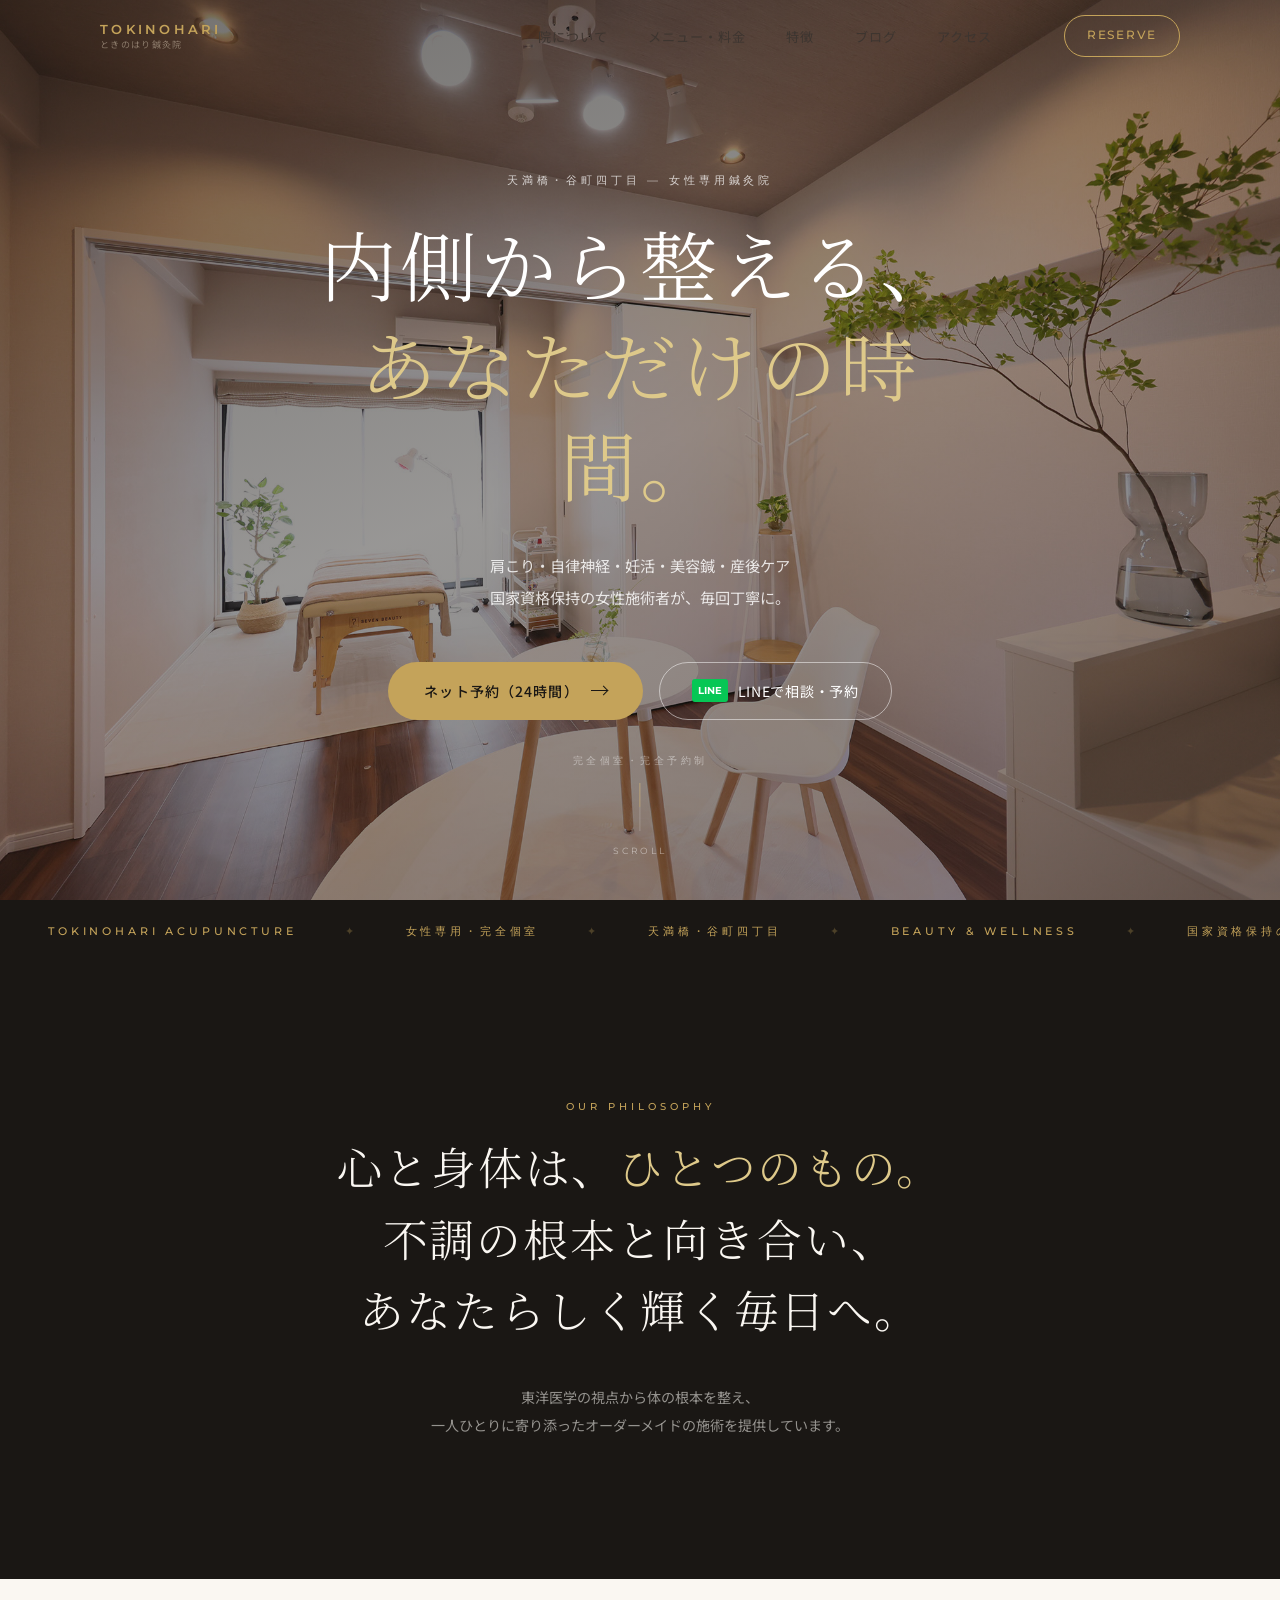
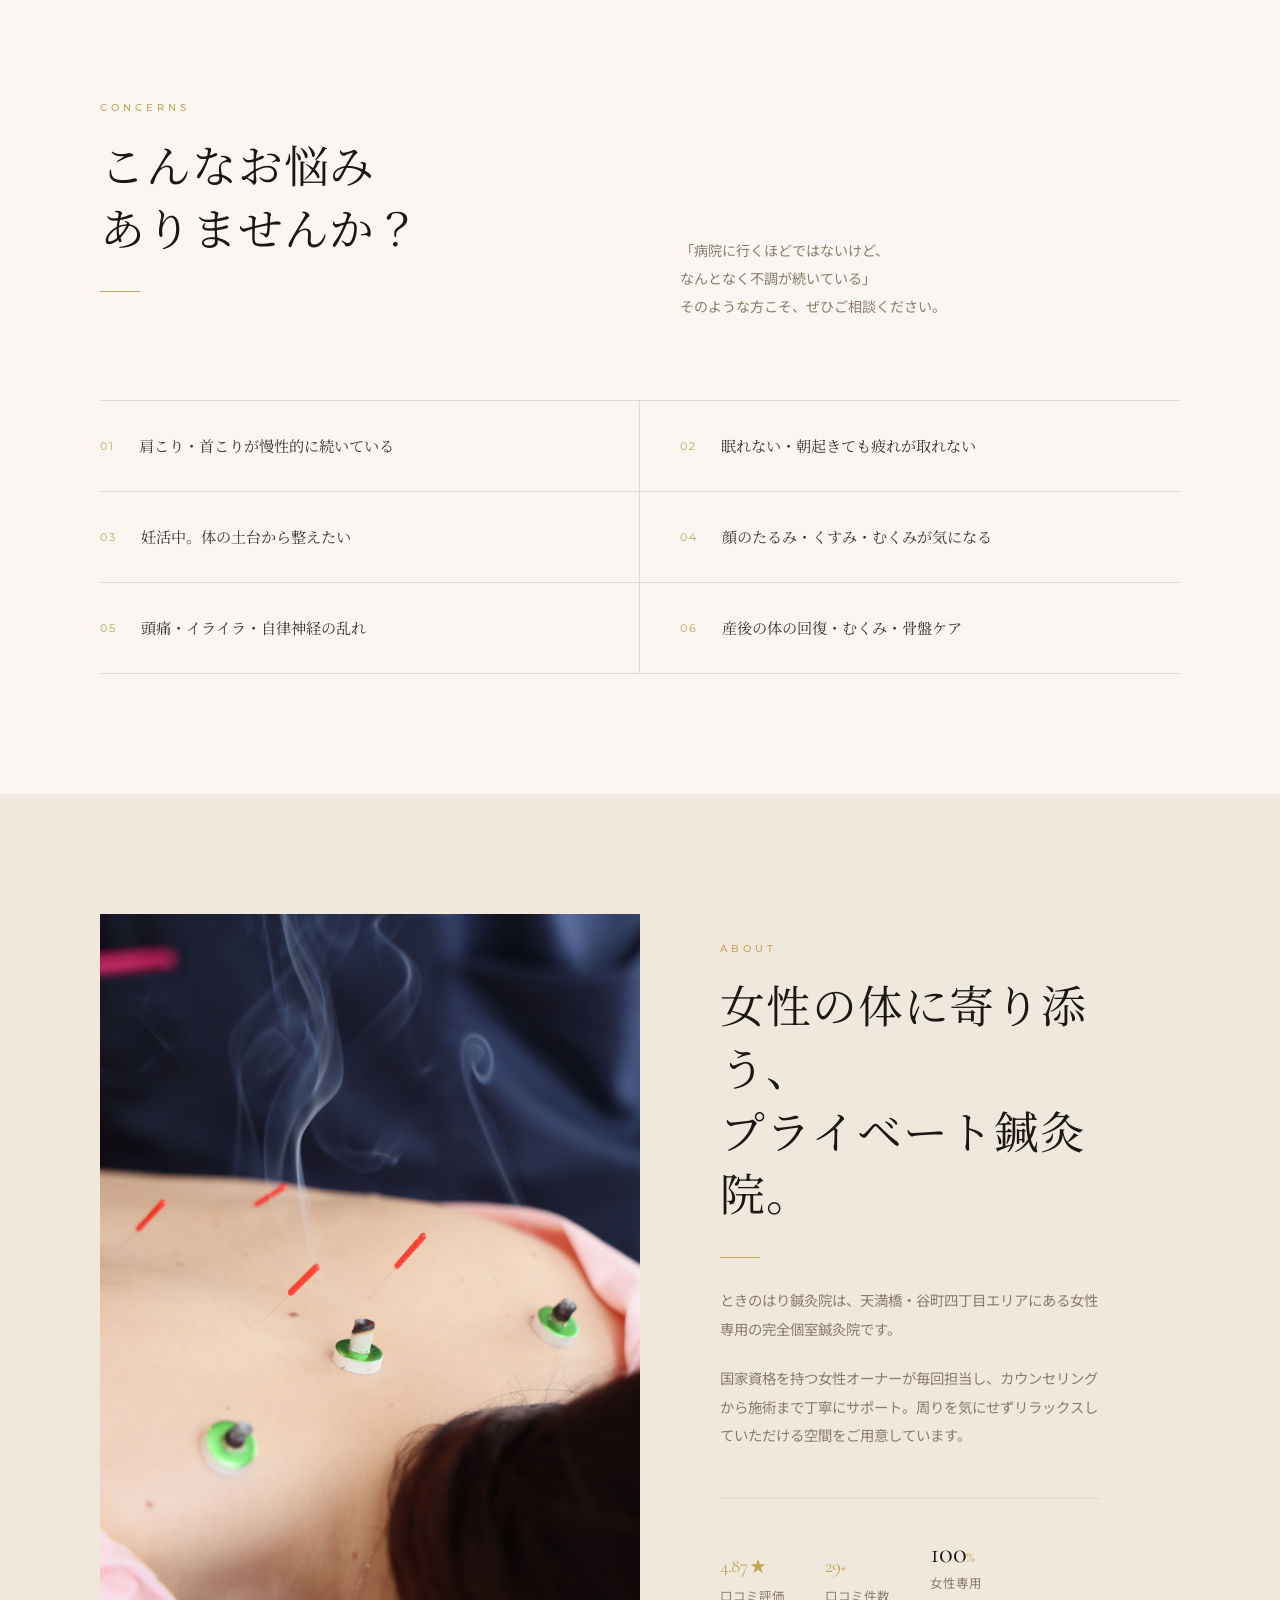
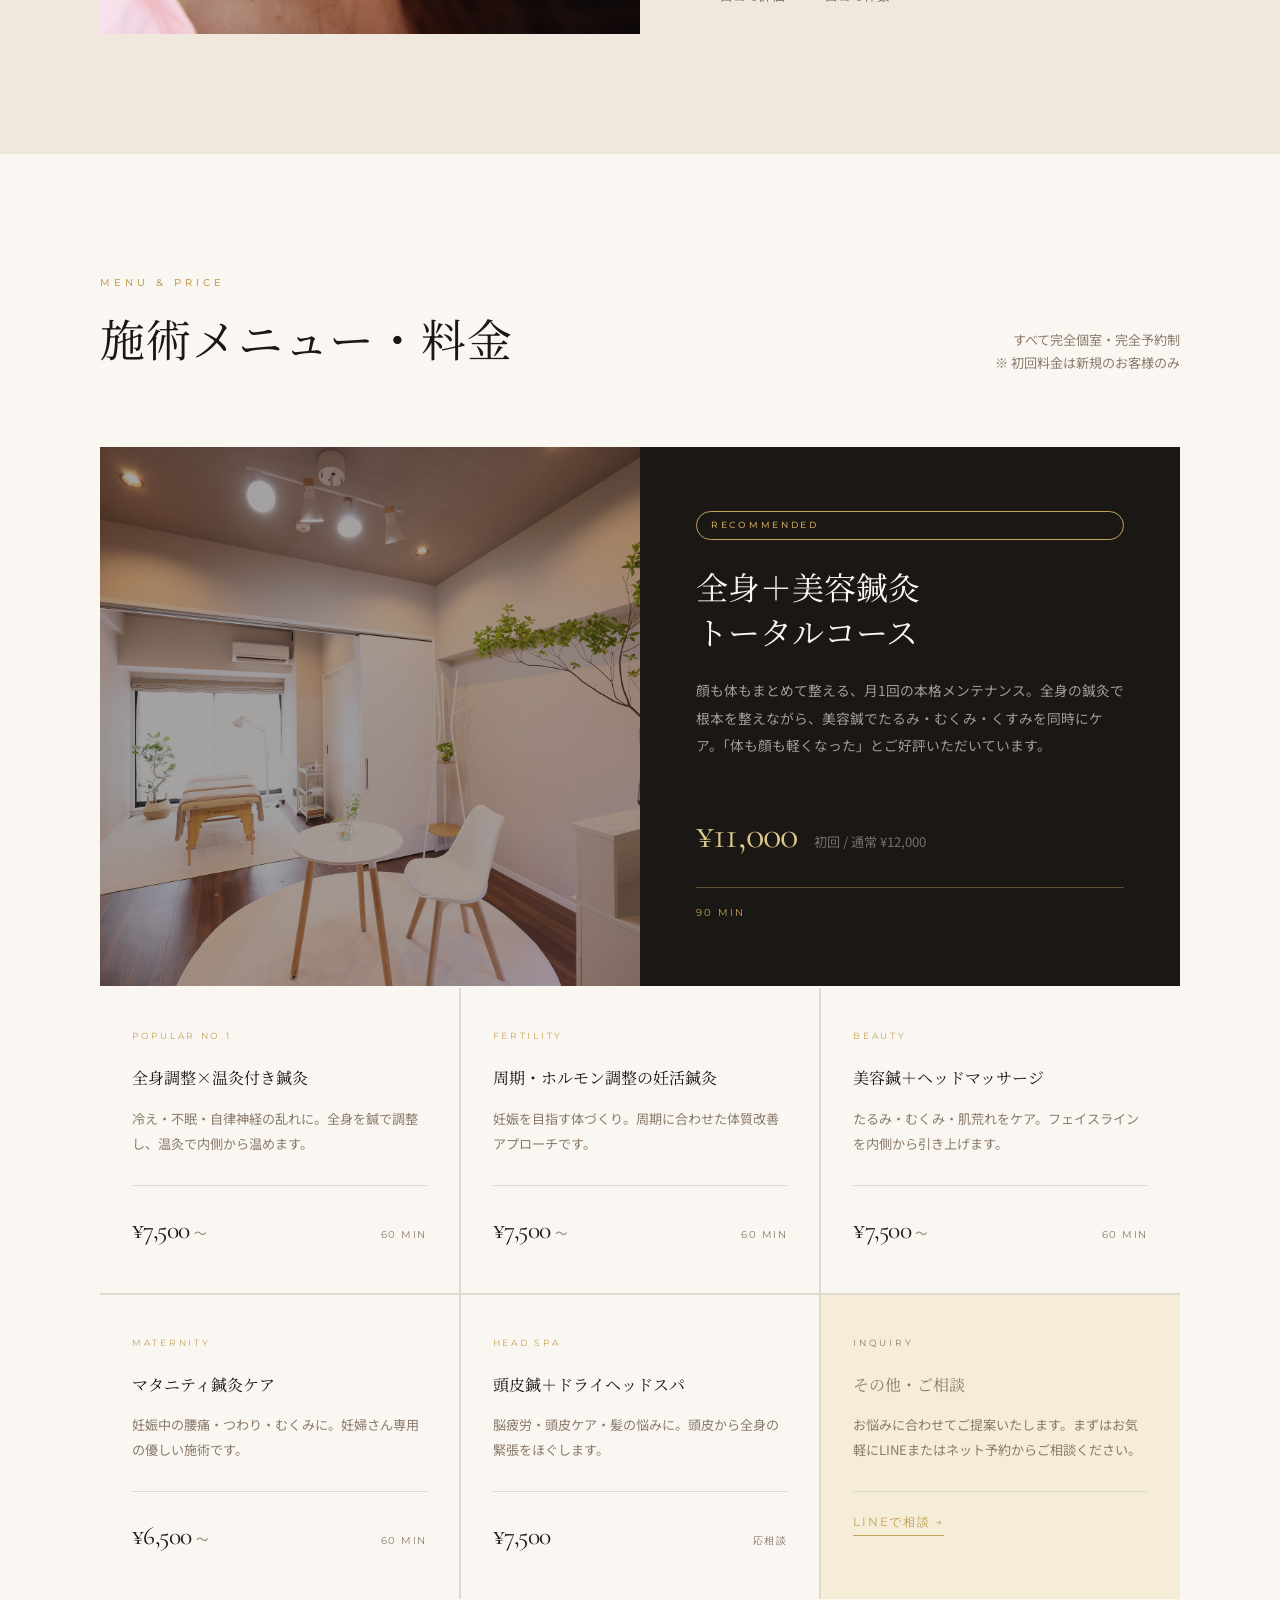
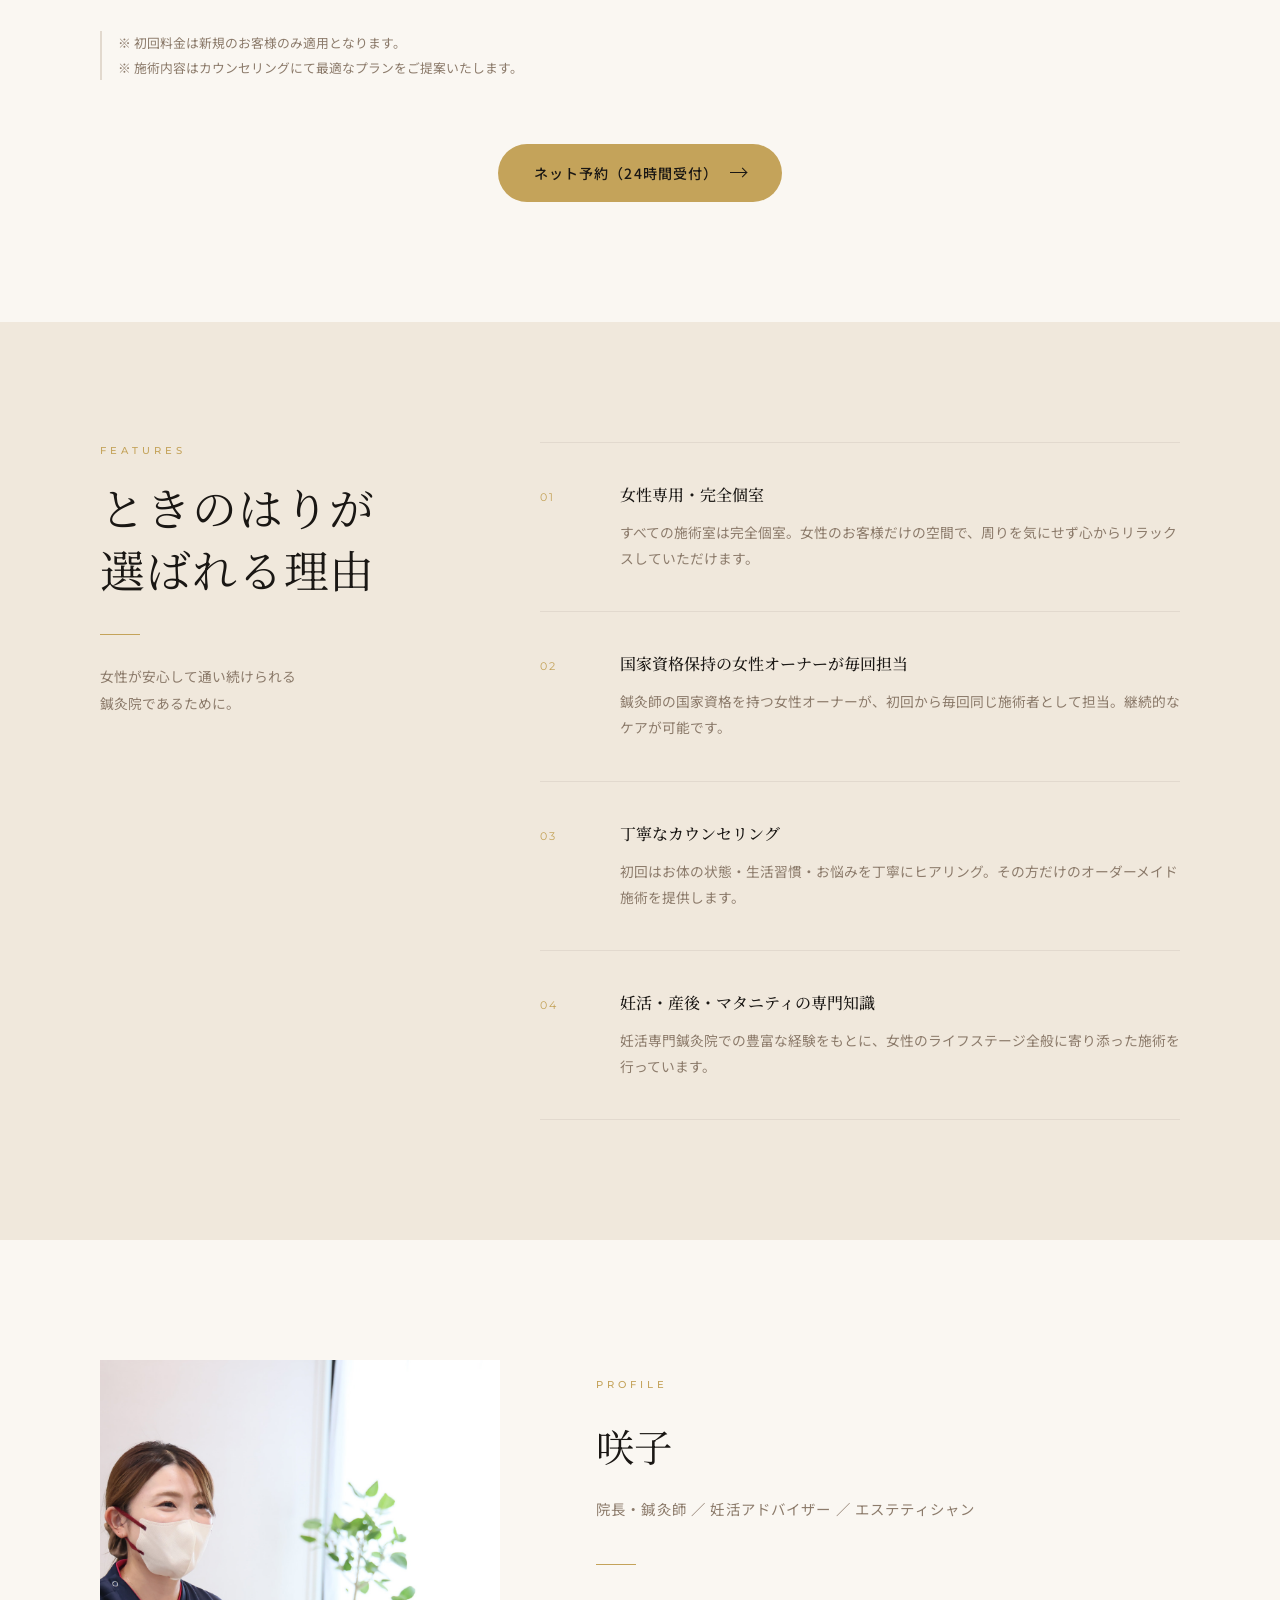
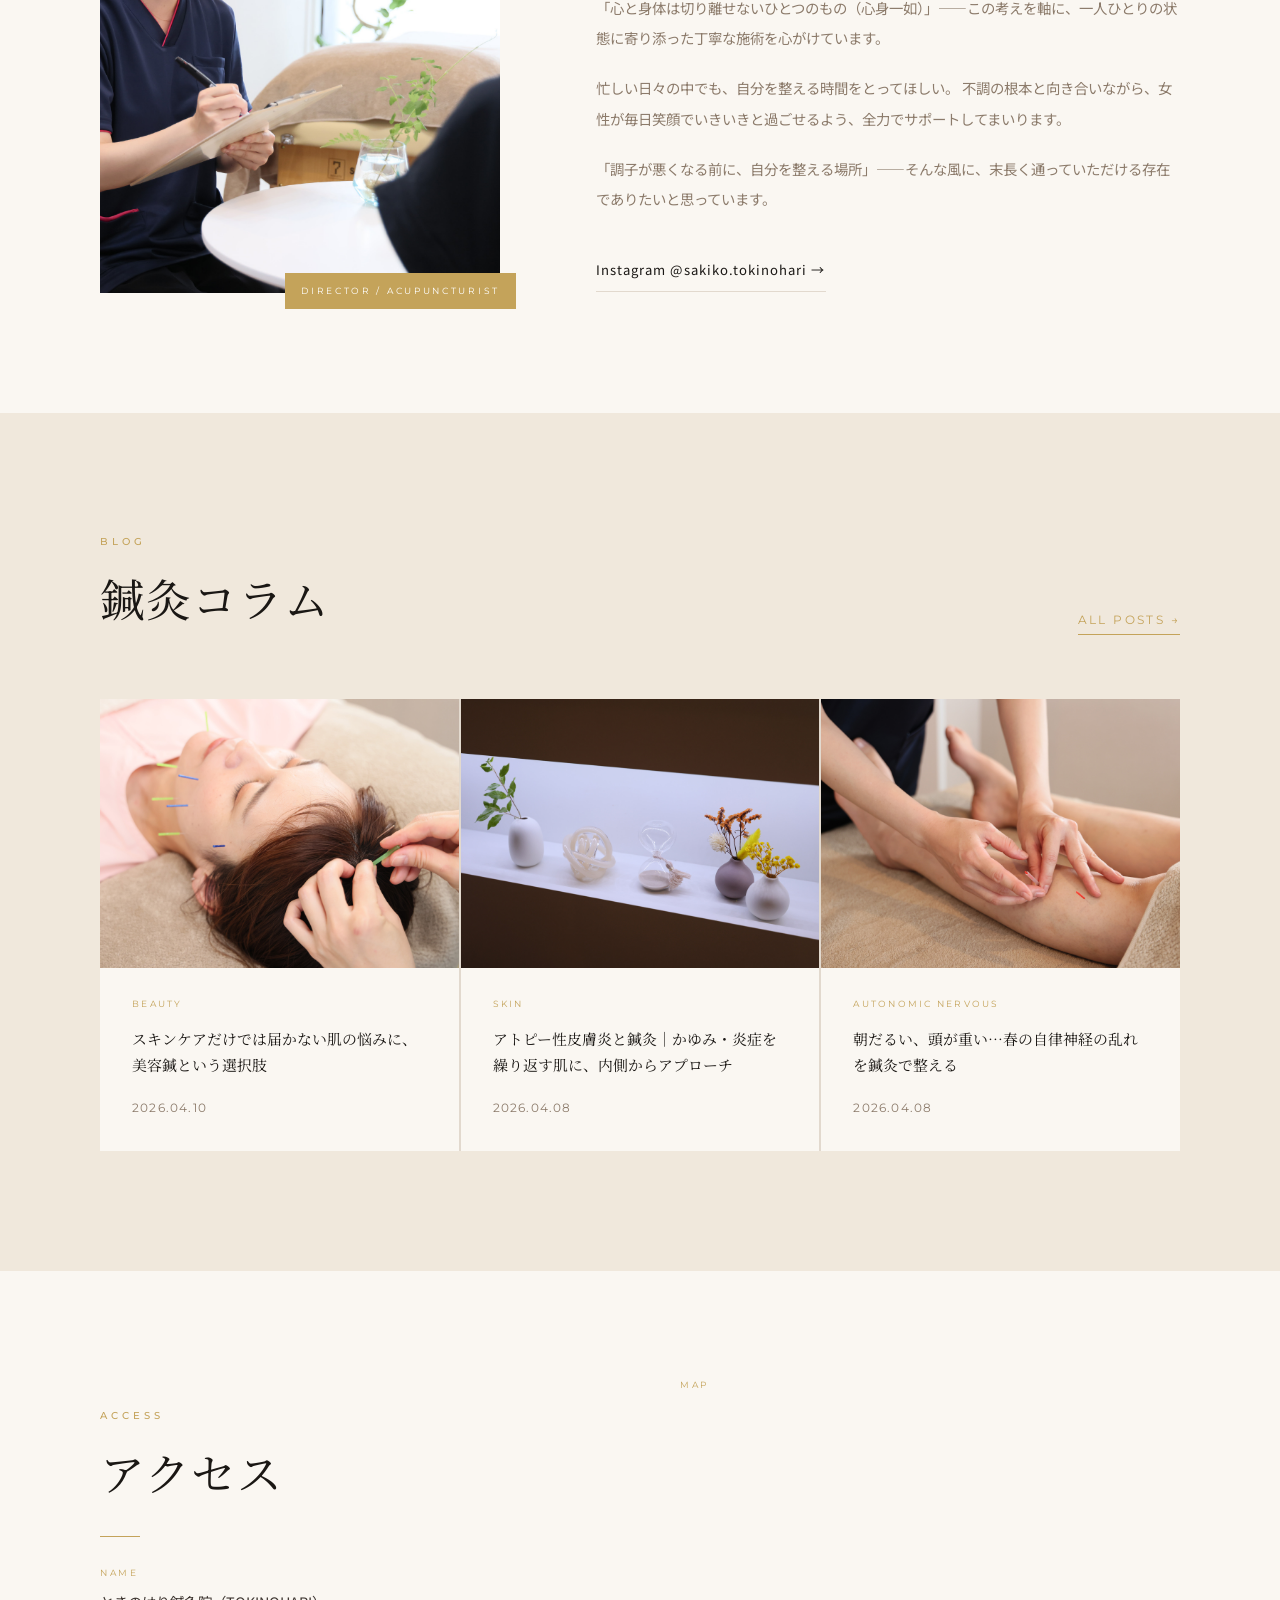
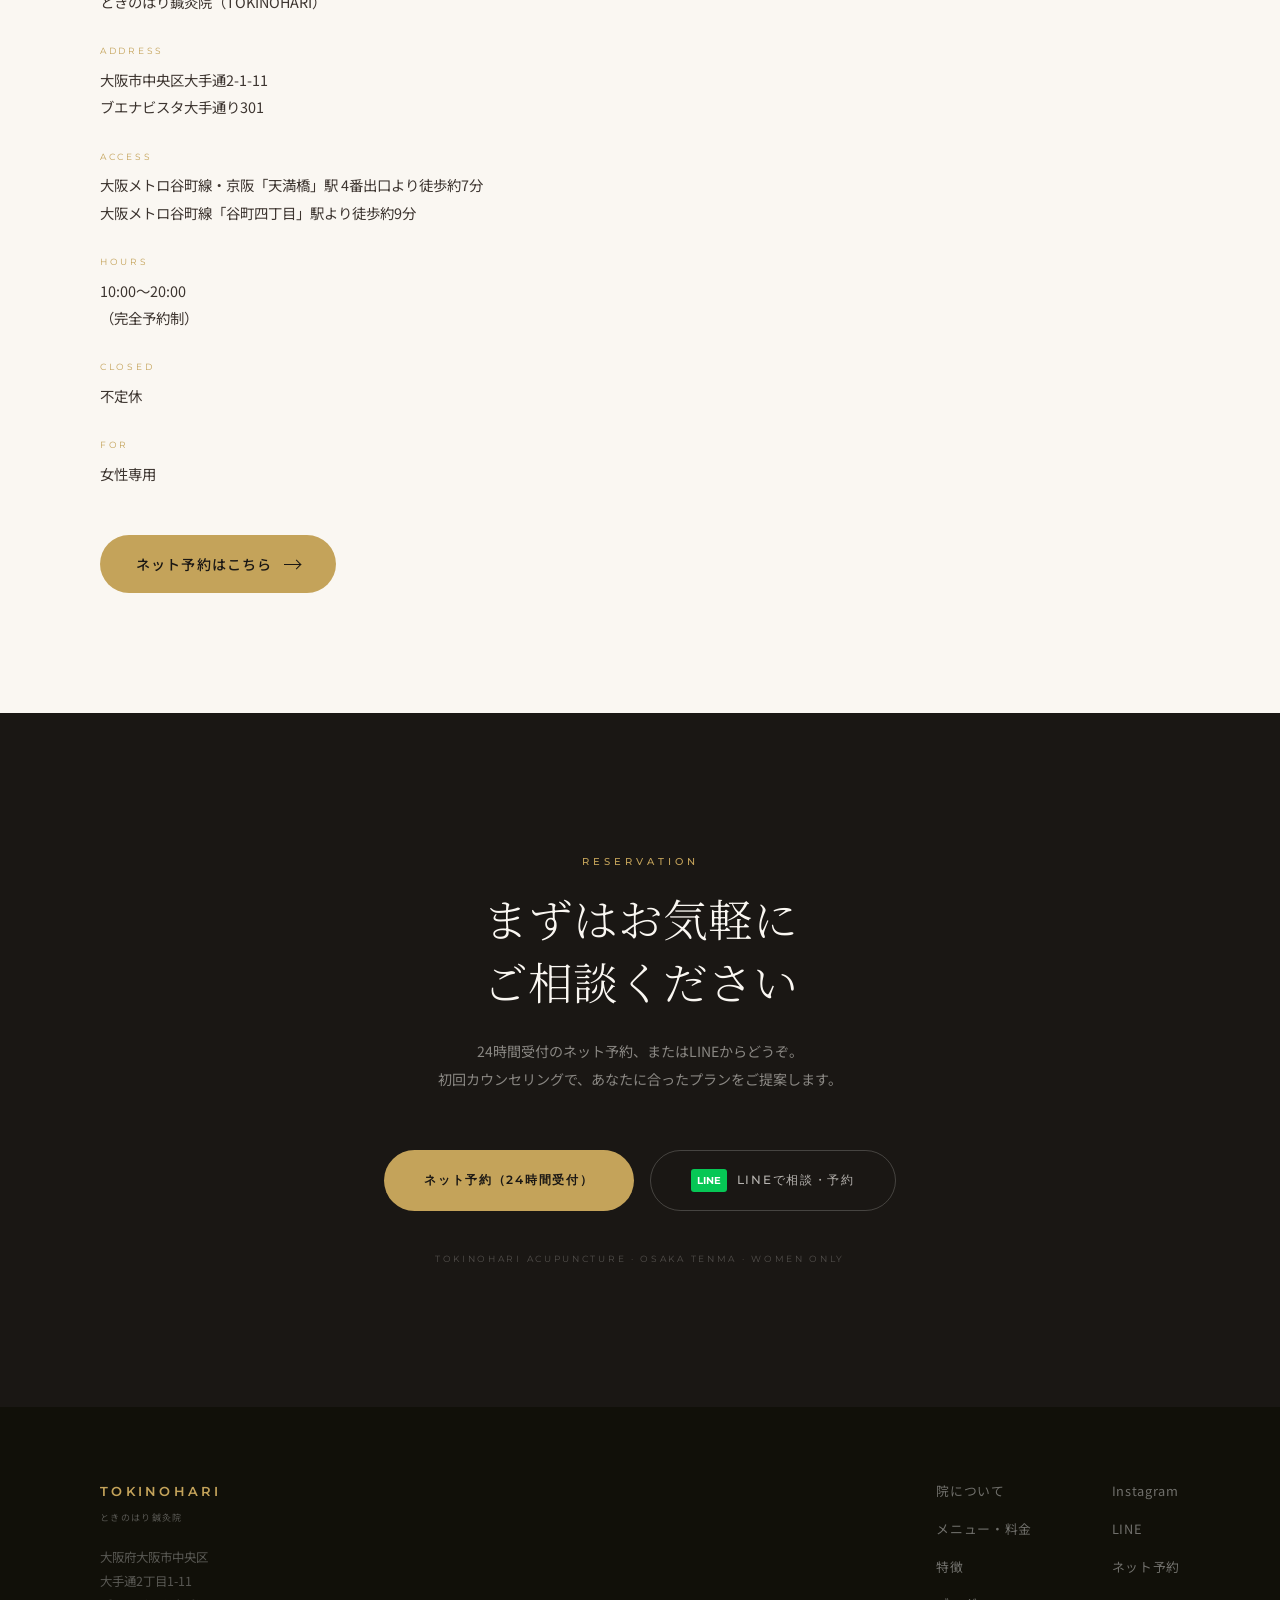
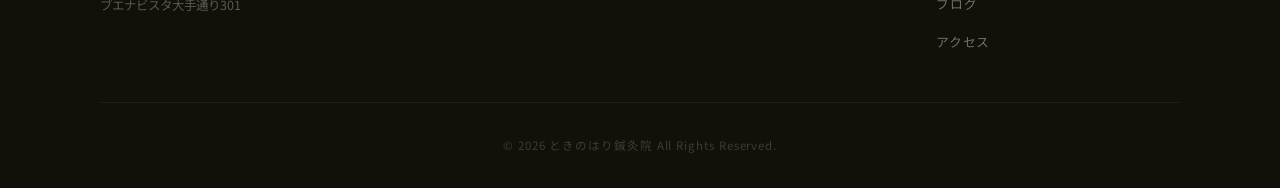
<file: index.html>
<!DOCTYPE html>
<html lang="ja">
<head>
  <meta charset="UTF-8">
  <meta name="viewport" content="width=device-width, initial-scale=1.0">
  <title>ときのはり鍼灸院｜天満橋・谷町四丁目の女性専用鍼灸院</title>
  <meta name="description" content="天満橋・谷町四丁目の女性専用鍼灸院「ときのはり鍼灸院」。肩こり・首こり・自律神経・妊活・美容鍼・産後ケアに対応。完全個室・完全予約制。国家資格保持の女性施術者が毎回施術。">
  <meta name="keywords" content="谷町 鍼灸,天満橋 鍼灸,谷町四丁目 鍼灸院,天満橋 美容鍼,谷町 妊活鍼灸,天満橋 自律神経,女性専用 鍼灸院 大阪">

  <meta property="og:title" content="ときのはり鍼灸院｜天満橋・谷町四丁目の女性専用鍼灸院">
  <meta property="og:description" content="肩こり・自律神経・妊活・美容鍼。天満橋・谷町四丁目の女性専用完全個室鍼灸院。">
  <meta property="og:url" content="https://tokinohari.com/">
  <meta property="og:type" content="website">
  <meta property="og:image" content="https://tokinohari.com/images/hero.jpg">
  <meta property="og:image:width" content="1200">
  <meta property="og:image:height" content="630">
  <meta property="og:locale" content="ja_JP">
  <link rel="canonical" href="https://tokinohari.com/">

  <link rel="icon" type="image/svg+xml" href="favicon.svg">
  <link rel="apple-touch-icon" href="favicon.svg">

  <link rel="preconnect" href="https://fonts.googleapis.com">
  <link rel="preconnect" href="https://fonts.gstatic.com" crossorigin>
  <link href="https://fonts.googleapis.com/css2?family=Cormorant+Garamond:ital,wght@0,300;0,400;0,500;1,300;1,400&family=Noto+Sans+JP:wght@300;400;500&family=Noto+Serif+JP:wght@300;400&family=Montserrat:wght@300;400;500;600&display=swap" rel="stylesheet">

  <script type="application/ld+json">
  {
    "@context": "https://schema.org",
    "@type": "HealthAndBeautyBusiness",
    "name": "ときのはり鍼灸院",
    "alternateName": "TOKINOHARI",
    "description": "天満橋・谷町四丁目の女性専用鍼灸院。肩こり・自律神経・妊活・美容鍼・産後ケア対応。完全個室・完全予約制。",
    "url": "https://tokinohari.com/",
    "sameAs": ["https://lin.ee/5tpBmgf","https://www.instagram.com/sakiko.tokinohari/"],
    "address": {
      "@type": "PostalAddress",
      "streetAddress": "大手通2-1-11 ブエナビスタ大手通り301",
      "addressLocality": "大阪市中央区",
      "addressRegion": "大阪府",
      "postalCode": "540-0002",
      "addressCountry": "JP"
    },
    "geo": { "@type": "GeoCoordinates", "latitude": 34.6878, "longitude": 135.5148 },
    "openingHours": "Mo-Su 10:00-20:00",
    "priceRange": "¥¥",
    "aggregateRating": { "@type": "AggregateRating", "ratingValue": "4.97", "reviewCount": "30" }
  }
  </script>

  <link rel="stylesheet" href="css/style.css">
</head>
<body>

  <!-- Header -->
  <header id="header">
    <div class="header-inner">
      <a href="#top" class="logo">
        <span class="logo-en">TOKINOHARI</span>
        <span class="logo-ja">ときのはり鍼灸院</span>
      </a>
      <nav class="nav-pc">
        <ul>
          <li><a href="#about">院について</a></li>
          <li><a href="#menu">メニュー・料金</a></li>
          <li><a href="#features">特徴</a></li>
          <li><a href="#blog">ブログ</a></li>
          <li><a href="#access">アクセス</a></li>
        </ul>
      </nav>
      <a href="https://beauty.hotpepper.jp/kr/slnH000764828/" target="_blank" rel="noopener" class="header-reserve">
        RESERVE
      </a>
      <button class="hamburger" id="hamburger" aria-label="メニュー">
        <span></span><span></span><span></span>
      </button>
    </div>

    <!-- SP Menu -->
    <nav class="nav-sp" id="navSp">
      <a href="#about" class="sp-link">院について</a>
      <a href="#menu" class="sp-link">メニュー・料金</a>
      <a href="#features" class="sp-link">特徴</a>
      <a href="#blog" class="sp-link">ブログ</a>
      <a href="#access" class="sp-link">アクセス</a>
      <a href="https://beauty.hotpepper.jp/kr/slnH000764828/" target="_blank" rel="noopener" class="sp-link sp-reserve">ネット予約</a>
    </nav>
  </header>

  <!-- Hero -->
  <section id="top" class="hero">
    <div class="hero-bg">
      <img src="images/hero.jpg" alt="ときのはり鍼灸院" class="hero-image" loading="eager">
      <div class="hero-overlay"></div>
    </div>
    <div class="hero-content">
      <p class="hero-eyebrow">天満橋・谷町四丁目 &#x2014; 女性専用鍼灸院</p>
      <h1 class="hero-title">
        内側から整える、<br>
        <em>あなただけの時間。</em>
      </h1>
      <p class="hero-body">
        肩こり・自律神経・妊活・美容鍼・産後ケア<br>
        国家資格保持の女性施術者が、毎回丁寧に。
      </p>
      <div class="hero-actions">
        <a href="https://beauty.hotpepper.jp/kr/slnH000764828/" target="_blank" rel="noopener" class="btn-primary">
          ネット予約（24時間）
          <span class="arrow"></span>
        </a>
        <a href="https://lin.ee/5tpBmgf" target="_blank" rel="noopener" class="btn-secondary">
          <span class="btn-line-icon">LINE</span>
          LINEで相談・予約
        </a>
      </div>
      <p class="hero-note">完全個室・完全予約制</p>
    </div>
    <div class="hero-scroll-indicator">
      <div class="scroll-track"><div class="scroll-thumb"></div></div>
      <span class="scroll-text">SCROLL</span>
    </div>
  </section>

  <!-- Ticker -->
  <div class="ticker" aria-hidden="true">
    <div class="ticker-inner">
      <span class="ticker-item">TOKINOHARI ACUPUNCTURE</span>
      <span class="ticker-item ticker-sep">✦</span>
      <span class="ticker-item">女性専用・完全個室</span>
      <span class="ticker-item ticker-sep">✦</span>
      <span class="ticker-item">天満橋・谷町四丁目</span>
      <span class="ticker-item ticker-sep">✦</span>
      <span class="ticker-item">BEAUTY & WELLNESS</span>
      <span class="ticker-item ticker-sep">✦</span>
      <span class="ticker-item">国家資格保持の女性施術者</span>
      <span class="ticker-item ticker-sep">✦</span>
      <span class="ticker-item">ONLINE RESERVATION 24H</span>
      <span class="ticker-item ticker-sep">✦</span>
    </div>
  </div>

  <!-- Philosophy -->
  <section class="philosophy">
    <div class="container" style="text-align:center;">
      <span class="label reveal">OUR PHILOSOPHY</span>
      <p class="philosophy-quote reveal reveal-delay-1">
        心と身体は、<em>ひとつのもの。</em><br>
        不調の根本と向き合い、<br>
        あなたらしく輝く毎日へ。
      </p>
      <p class="philosophy-body reveal reveal-delay-2">
        東洋医学の視点から体の根本を整え、<br>
        一人ひとりに寄り添ったオーダーメイドの施術を提供しています。
      </p>
    </div>
  </section>

  <!-- Concerns -->
  <section class="concerns">
    <div class="container">
      <div class="concerns-header">
        <div class="reveal">
          <span class="label">CONCERNS</span>
          <h2 class="section-heading">こんなお悩み<br>ありませんか？</h2>
          <div class="divider"></div>
        </div>
        <p class="reveal reveal-delay-1" style="font-size:0.88rem;color:var(--taupe);line-height:2;">
          「病院に行くほどではないけど、<br>
          なんとなく不調が続いている」<br>
          そのような方こそ、ぜひご相談ください。
        </p>
      </div>

      <div class="concerns-list" data-stagger>
        <div class="concern-item">
          <span class="concern-num">01</span>
          <p class="concern-text">肩こり・首こりが慢性的に続いている</p>
        </div>
        <div class="concern-item">
          <span class="concern-num">02</span>
          <p class="concern-text">眠れない・朝起きても疲れが取れない</p>
        </div>
        <div class="concern-item">
          <span class="concern-num">03</span>
          <p class="concern-text">妊活中。体の土台から整えたい</p>
        </div>
        <div class="concern-item">
          <span class="concern-num">04</span>
          <p class="concern-text">顔のたるみ・くすみ・むくみが気になる</p>
        </div>
        <div class="concern-item">
          <span class="concern-num">05</span>
          <p class="concern-text">頭痛・イライラ・自律神経の乱れ</p>
        </div>
        <div class="concern-item">
          <span class="concern-num">06</span>
          <p class="concern-text">産後の体の回復・むくみ・骨盤ケア</p>
        </div>
      </div>
    </div>
  </section>

  <!-- About -->
  <section id="about" class="about">
    <div class="container">
      <div class="about-inner">
        <div class="about-image-wrap reveal">
          <img src="images/about.jpg" alt="ときのはり鍼灸院 施術風景" class="about-img">
          <div class="about-image-accent"></div>
        </div>
        <div class="about-content">
          <span class="label reveal">ABOUT</span>
          <h2 class="section-heading reveal reveal-delay-1">
            女性の体に寄り添う、<br>
            プライベート鍼灸院。
          </h2>
          <div class="divider reveal reveal-delay-2"></div>
          <p class="reveal reveal-delay-2">
            ときのはり鍼灸院は、天満橋・谷町四丁目エリアにある女性専用の完全個室鍼灸院です。
          </p>
          <p class="reveal reveal-delay-3">
            国家資格を持つ女性オーナーが毎回担当し、カウンセリングから施術まで丁寧にサポート。周りを気にせずリラックスしていただける空間をご用意しています。
          </p>
          <div class="about-stats reveal reveal-delay-4">
            <div class="stat">
              <span class="stat-num">
                <span data-target="4.97">0</span><span style="font-size:1rem;color:var(--gold)"> ★</span>
              </span>
              <span class="stat-label">口コミ評価</span>
            </div>
            <div class="stat">
              <span class="stat-num">
                <span data-target="30">0</span><span style="font-size:1rem;color:var(--gold)">+</span>
              </span>
              <span class="stat-label">口コミ件数</span>
            </div>
            <div class="stat">
              <span class="stat-num" style="font-size:1.8rem;">
                100<span style="font-size:1rem;color:var(--gold)">%</span>
              </span>
              <span class="stat-label">女性専用</span>
            </div>
          </div>
        </div>
      </div>
    </div>
  </section>

  <!-- Menu -->
  <section id="menu" class="menu-section">
    <div class="container">
      <div class="menu-header reveal">
        <div>
          <span class="label">MENU &amp; PRICE</span>
          <h2 class="section-heading">施術メニュー・料金</h2>
        </div>
        <div class="menu-header-right">
          すべて完全個室・完全予約制<br>
          ※ 初回料金は新規のお客様のみ
        </div>
      </div>

      <!-- Featured -->
      <div class="menu-featured reveal">
        <div class="menu-featured-image">
          <img src="images/hero.jpg" alt="全身＋美容鍼灸トータルコース">
        </div>
        <div class="menu-featured-content">
          <span class="menu-badge-premium">RECOMMENDED</span>
          <h3 class="menu-featured-title">全身＋美容鍼灸<br>トータルコース</h3>
          <p class="menu-featured-desc">
            顔も体もまとめて整える、月1回の本格メンテナンス。全身の鍼灸で根本を整えながら、美容鍼でたるみ・むくみ・くすみを同時にケア。「体も顔も軽くなった」とご好評いただいています。
          </p>
          <div class="menu-featured-price">
            <span class="menu-price-main">¥11,000</span>
            <span class="menu-price-sub">初回 / 通常 ¥12,000</span>
          </div>
          <span class="menu-time-badge">90 MIN</span>
        </div>
      </div>

      <!-- Grid -->
      <div class="menu-grid" data-stagger>
        <div class="menu-card">
          <p class="menu-card-label">POPULAR NO.1</p>
          <h3>全身調整×温灸付き鍼灸</h3>
          <p class="menu-card-desc">冷え・不眠・自律神経の乱れに。全身を鍼で調整し、温灸で内側から温めます。</p>
          <div class="menu-card-footer">
            <span class="menu-card-price">¥7,500<small>〜</small></span>
            <span class="menu-card-time">60 MIN</span>
          </div>
        </div>
        <div class="menu-card">
          <p class="menu-card-label">FERTILITY</p>
          <h3>周期・ホルモン調整の妊活鍼灸</h3>
          <p class="menu-card-desc">妊娠を目指す体づくり。周期に合わせた体質改善アプローチです。</p>
          <div class="menu-card-footer">
            <span class="menu-card-price">¥7,500<small>〜</small></span>
            <span class="menu-card-time">60 MIN</span>
          </div>
        </div>
        <div class="menu-card">
          <p class="menu-card-label">BEAUTY</p>
          <h3>美容鍼＋ヘッドマッサージ</h3>
          <p class="menu-card-desc">たるみ・むくみ・肌荒れをケア。フェイスラインを内側から引き上げます。</p>
          <div class="menu-card-footer">
            <span class="menu-card-price">¥7,500<small>〜</small></span>
            <span class="menu-card-time">60 MIN</span>
          </div>
        </div>
        <div class="menu-card">
          <p class="menu-card-label">MATERNITY</p>
          <h3>マタニティ鍼灸ケア</h3>
          <p class="menu-card-desc">妊娠中の腰痛・つわり・むくみに。妊婦さん専用の優しい施術です。</p>
          <div class="menu-card-footer">
            <span class="menu-card-price">¥6,500<small>〜</small></span>
            <span class="menu-card-time">60 MIN</span>
          </div>
        </div>
        <div class="menu-card">
          <p class="menu-card-label">HEAD SPA</p>
          <h3>頭皮鍼＋ドライヘッドスパ</h3>
          <p class="menu-card-desc">脳疲労・頭皮ケア・髪の悩みに。頭皮から全身の緊張をほぐします。</p>
          <div class="menu-card-footer">
            <span class="menu-card-price">¥7,500</span>
            <span class="menu-card-time">応相談</span>
          </div>
        </div>
        <div class="menu-card" style="background:var(--gold-pale);">
          <p class="menu-card-label" style="color:var(--taupe);">INQUIRY</p>
          <h3 style="color:var(--taupe);">その他・ご相談</h3>
          <p class="menu-card-desc">お悩みに合わせてご提案いたします。まずはお気軽にLINEまたはネット予約からご相談ください。</p>
          <div class="menu-card-footer">
            <a href="https://lin.ee/5tpBmgf" target="_blank" rel="noopener" style="font-family:var(--font-en);font-size:0.72rem;letter-spacing:0.15em;color:var(--gold);border-bottom:1px solid var(--gold);padding-bottom:2px;">
              LINEで相談 →
            </a>
          </div>
        </div>
      </div>

      <p class="menu-footnote reveal" style="margin-top:32px;">
        ※ 初回料金は新規のお客様のみ適用となります。<br>
        ※ 施術内容はカウンセリングにて最適なプランをご提案いたします。
      </p>

      <div class="menu-cta reveal">
        <a href="https://beauty.hotpepper.jp/kr/slnH000764828/" target="_blank" rel="noopener" class="btn-primary">
          ネット予約（24時間受付）
          <span class="arrow"></span>
        </a>
      </div>
    </div>
  </section>

  <!-- Features -->
  <section id="features" class="features">
    <div class="container">
      <div class="features-inner">
        <div class="features-left">
          <span class="label reveal">FEATURES</span>
          <h2 class="section-heading reveal reveal-delay-1">
            ときのはりが<br>選ばれる理由
          </h2>
          <div class="divider reveal reveal-delay-2"></div>
          <p class="reveal reveal-delay-2" style="font-size:0.86rem;color:var(--taupe);line-height:2;margin-top:8px;">
            女性が安心して通い続けられる<br>鍼灸院であるために。
          </p>
        </div>
        <div class="features-list">
          <div class="feature-item reveal">
            <span class="feature-num">01</span>
            <div class="feature-content">
              <h3>女性専用・完全個室</h3>
              <p>すべての施術室は完全個室。女性のお客様だけの空間で、周りを気にせず心からリラックスしていただけます。</p>
            </div>
          </div>
          <div class="feature-item reveal reveal-delay-1">
            <span class="feature-num">02</span>
            <div class="feature-content">
              <h3>国家資格保持の女性オーナーが毎回担当</h3>
              <p>鍼灸師の国家資格を持つ女性オーナーが、初回から毎回同じ施術者として担当。継続的なケアが可能です。</p>
            </div>
          </div>
          <div class="feature-item reveal reveal-delay-2">
            <span class="feature-num">03</span>
            <div class="feature-content">
              <h3>丁寧なカウンセリング</h3>
              <p>初回はお体の状態・生活習慣・お悩みを丁寧にヒアリング。その方だけのオーダーメイド施術を提供します。</p>
            </div>
          </div>
          <div class="feature-item reveal reveal-delay-3">
            <span class="feature-num">04</span>
            <div class="feature-content">
              <h3>妊活・産後・マタニティの専門知識</h3>
              <p>妊活専門鍼灸院での豊富な経験をもとに、女性のライフステージ全般に寄り添った施術を行っています。</p>
            </div>
          </div>
        </div>
      </div>
    </div>
  </section>

  <!-- Profile -->
  <section id="profile" class="profile">
    <div class="container">
      <div class="profile-inner">
        <div class="profile-image-wrap reveal">
          <img src="images/profile.jpg" alt="ときのはり鍼灸院 院長 咲子" class="profile-img">
          <div class="profile-image-caption">DIRECTOR / ACUPUNCTURIST</div>
        </div>
        <div class="profile-content">
          <span class="label reveal">PROFILE</span>
          <div class="profile-name-block reveal reveal-delay-1">
            <h2 class="profile-name">咲子</h2>
            <p class="profile-title">院長・鍼灸師 ／ 妊活アドバイザー ／ エステティシャン</p>
          </div>
          <div class="divider reveal reveal-delay-2"></div>
          <p class="reveal reveal-delay-2">
            「心と身体は切り離せないひとつのもの（心身一如）」——この考えを軸に、一人ひとりの状態に寄り添った丁寧な施術を心がけています。
          </p>
          <p class="reveal reveal-delay-3">
            忙しい日々の中でも、自分を整える時間をとってほしい。
            不調の根本と向き合いながら、女性が毎日笑顔でいきいきと過ごせるよう、全力でサポートしてまいります。
          </p>
          <p class="reveal reveal-delay-4">
            「調子が悪くなる前に、自分を整える場所」——そんな風に、末長く通っていただける存在でありたいと思っています。
          </p>
          <div class="profile-sns reveal reveal-delay-5">
            <a href="https://www.instagram.com/sakiko.tokinohari/" target="_blank" rel="noopener" class="sns-link">
              Instagram @sakiko.tokinohari →
            </a>
          </div>
        </div>
      </div>
    </div>
  </section>

  <!-- Blog -->
  <section id="blog" class="blog-section">
    <div class="container">
      <div class="blog-header reveal">
        <div>
          <span class="label">BLOG</span>
          <h2 class="section-heading">鍼灸コラム</h2>
        </div>
        <a href="blog/index.html" class="blog-all-link">ALL POSTS →</a>
      </div>

      <div class="blog-grid" id="home-blog-grid"></div>
    </div>
  </section>

  <!-- Access -->
  <section id="access" class="access">
    <div class="container">
      <div class="access-inner">
        <div class="access-content">
          <span class="label reveal">ACCESS</span>
          <h2 class="section-heading reveal reveal-delay-1">アクセス</h2>
          <div class="divider reveal reveal-delay-2"></div>
          <dl class="access-dl reveal reveal-delay-2">
            <dt>NAME</dt>
            <dd>ときのはり鍼灸院（TOKINOHARI）</dd>
            <dt>ADDRESS</dt>
            <dd>大阪市中央区大手通2-1-11<br>ブエナビスタ大手通り301</dd>
            <dt>ACCESS</dt>
            <dd>
              大阪メトロ谷町線・京阪「天満橋」駅 4番出口より徒歩約7分<br>
              大阪メトロ谷町線「谷町四丁目」駅より徒歩約9分
            </dd>
            <dt>HOURS</dt>
            <dd>10:00〜20:00<br>（完全予約制）</dd>
            <dt>CLOSED</dt>
            <dd>不定休</dd>
            <dt>FOR</dt>
            <dd>女性専用</dd>
          </dl>
          <a href="https://beauty.hotpepper.jp/kr/slnH000764828/" target="_blank" rel="noopener" class="btn-primary reveal reveal-delay-3">
            ネット予約はこちら
            <span class="arrow"></span>
          </a>
        </div>
        <div class="access-map-wrap reveal reveal-delay-2">
          <iframe
            src="https://www.google.com/maps/embed?pb=!1m18!1m12!1m3!1d3280.7!2d135.5148!3d34.6878!2m3!1f0!2f0!3f0!3m2!1i1024!2i768!4f13.1!3m3!1m2!1s0x0%3A0x0!2zMzTCsDQxJzE2LjEiTiAxMzXCsDMwJzUzLjMiRQ!5e0!3m2!1sja!2sjp!4v1"
            title="ときのはり鍼灸院 地図"
            loading="lazy"
            allowfullscreen
            referrerpolicy="no-referrer-when-downgrade">
          </iframe>
        </div>
      </div>
    </div>
  </section>

  <!-- CTA -->
  <section class="cta">
    <div class="container">
      <span class="label reveal">RESERVATION</span>
      <h2 class="reveal reveal-delay-1">まずはお気軽に<br>ご相談ください</h2>
      <p class="cta-body reveal reveal-delay-2">
        24時間受付のネット予約、またはLINEからどうぞ。<br>
        初回カウンセリングで、あなたに合ったプランをご提案します。
      </p>
      <div class="cta-actions reveal reveal-delay-3">
        <a href="https://beauty.hotpepper.jp/kr/slnH000764828/" target="_blank" rel="noopener" class="btn-cta-primary">
          ネット予約（24時間受付）
        </a>
        <a href="https://lin.ee/5tpBmgf" target="_blank" rel="noopener" class="btn-cta-secondary">
          <span class="btn-line-icon">LINE</span>
          LINEで相談・予約
        </a>
      </div>
      <p class="cta-footnote reveal reveal-delay-4">TOKINOHARI ACUPUNCTURE · OSAKA TENMA · WOMEN ONLY</p>
    </div>
  </section>

  <!-- Footer -->
  <footer class="footer">
    <div class="container">
      <div class="footer-inner">
        <div class="footer-brand">
          <span class="logo-en">TOKINOHARI</span>
          <span class="logo-ja">ときのはり鍼灸院</span>
          <p class="footer-address">
            大阪府大阪市中央区<br>
            大手通2丁目1-11<br>
            ブエナビスタ大手通り301
          </p>
        </div>
        <nav class="footer-nav">
          <a href="#about">院について</a>
          <a href="#menu">メニュー・料金</a>
          <a href="#features">特徴</a>
          <a href="#blog">ブログ</a>
          <a href="#access">アクセス</a>
        </nav>
        <div class="footer-sns">
          <a href="https://www.instagram.com/sakiko.tokinohari/" target="_blank" rel="noopener">Instagram</a>
          <a href="https://lin.ee/5tpBmgf" target="_blank" rel="noopener">LINE</a>
          <a href="https://beauty.hotpepper.jp/kr/slnH000764828/" target="_blank" rel="noopener">ネット予約</a>
        </div>
      </div>
      <p class="footer-copy">&copy; 2026 ときのはり鍼灸院 All Rights Reserved.</p>
    </div>
  </footer>

  <!-- Float Buttons (mobile) -->
  <div class="float-btns">
    <a href="https://beauty.hotpepper.jp/kr/slnH000764828/" target="_blank" rel="noopener" class="float-btn float-btn-air">
      ネット予約
    </a>
    <a href="https://lin.ee/5tpBmgf" target="_blank" rel="noopener" class="float-btn float-btn-line">
      <span class="btn-line-icon">LINE</span>予約
    </a>
  </div>

  <script src="js/main.js"></script>
  <script>
    fetch('/blog/posts.json?v=' + Date.now())
      .then(r => r.json())
      .then(posts => {
        const grid = document.getElementById('home-blog-grid');
        const delays = ['', ' reveal-delay-1', ' reveal-delay-2'];
        posts.slice(0, 3).forEach((post, i) => {
          const el = document.createElement('article');
          el.className = 'blog-card reveal visible' + delays[i];
          el.innerHTML =
            '<a href="blog/' + post.file + '">' +
              '<div class="blog-img-wrap">' +
                '<img src="images/' + post.image + '" alt="' + post.alt + '" class="blog-img" loading="lazy">' +
              '</div>' +
              '<div class="blog-card-body">' +
                '<span class="blog-tag">' + post.tagEn + '</span>' +
                '<h3>' + post.title + '</h3>' +
                '<p class="blog-date">' + post.dateLabel + '</p>' +
              '</div>' +
            '</a>';
          grid.appendChild(el);
        });
      });
  </script>
</body>
</html>
</file>
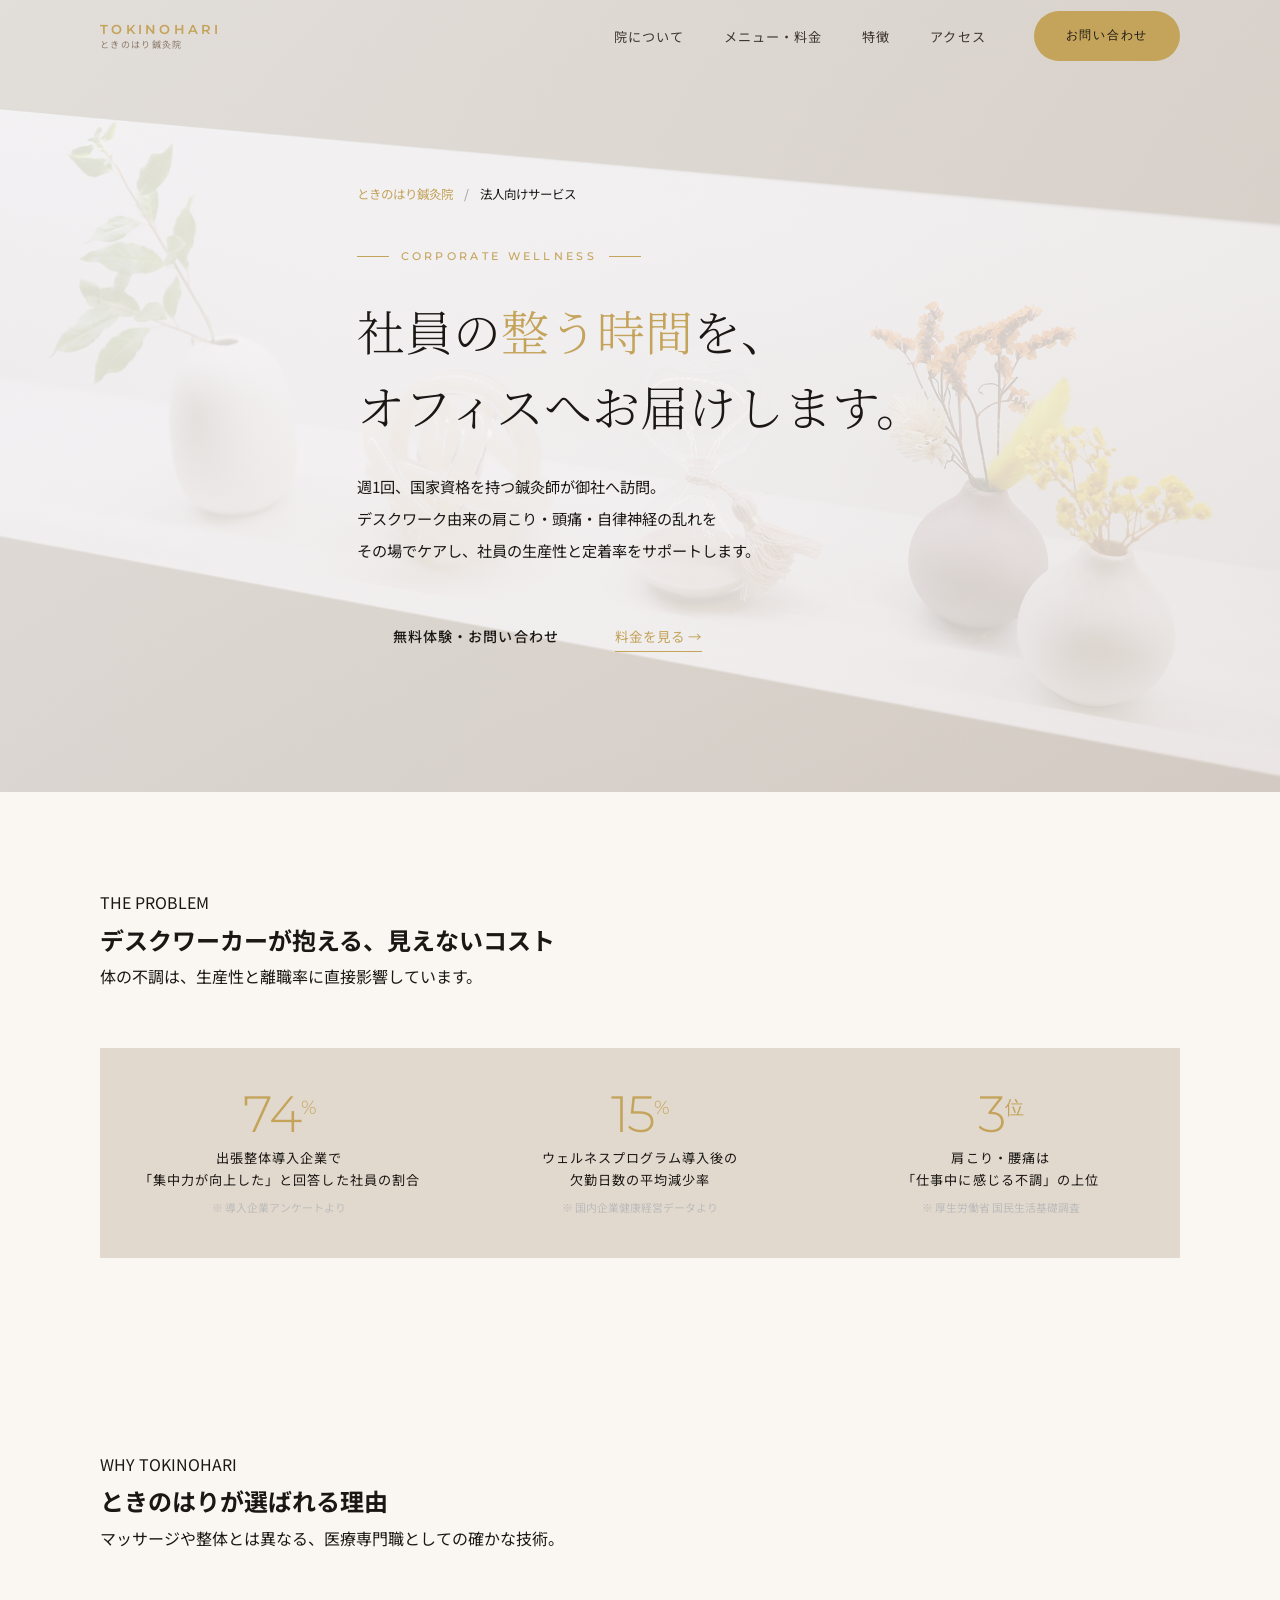
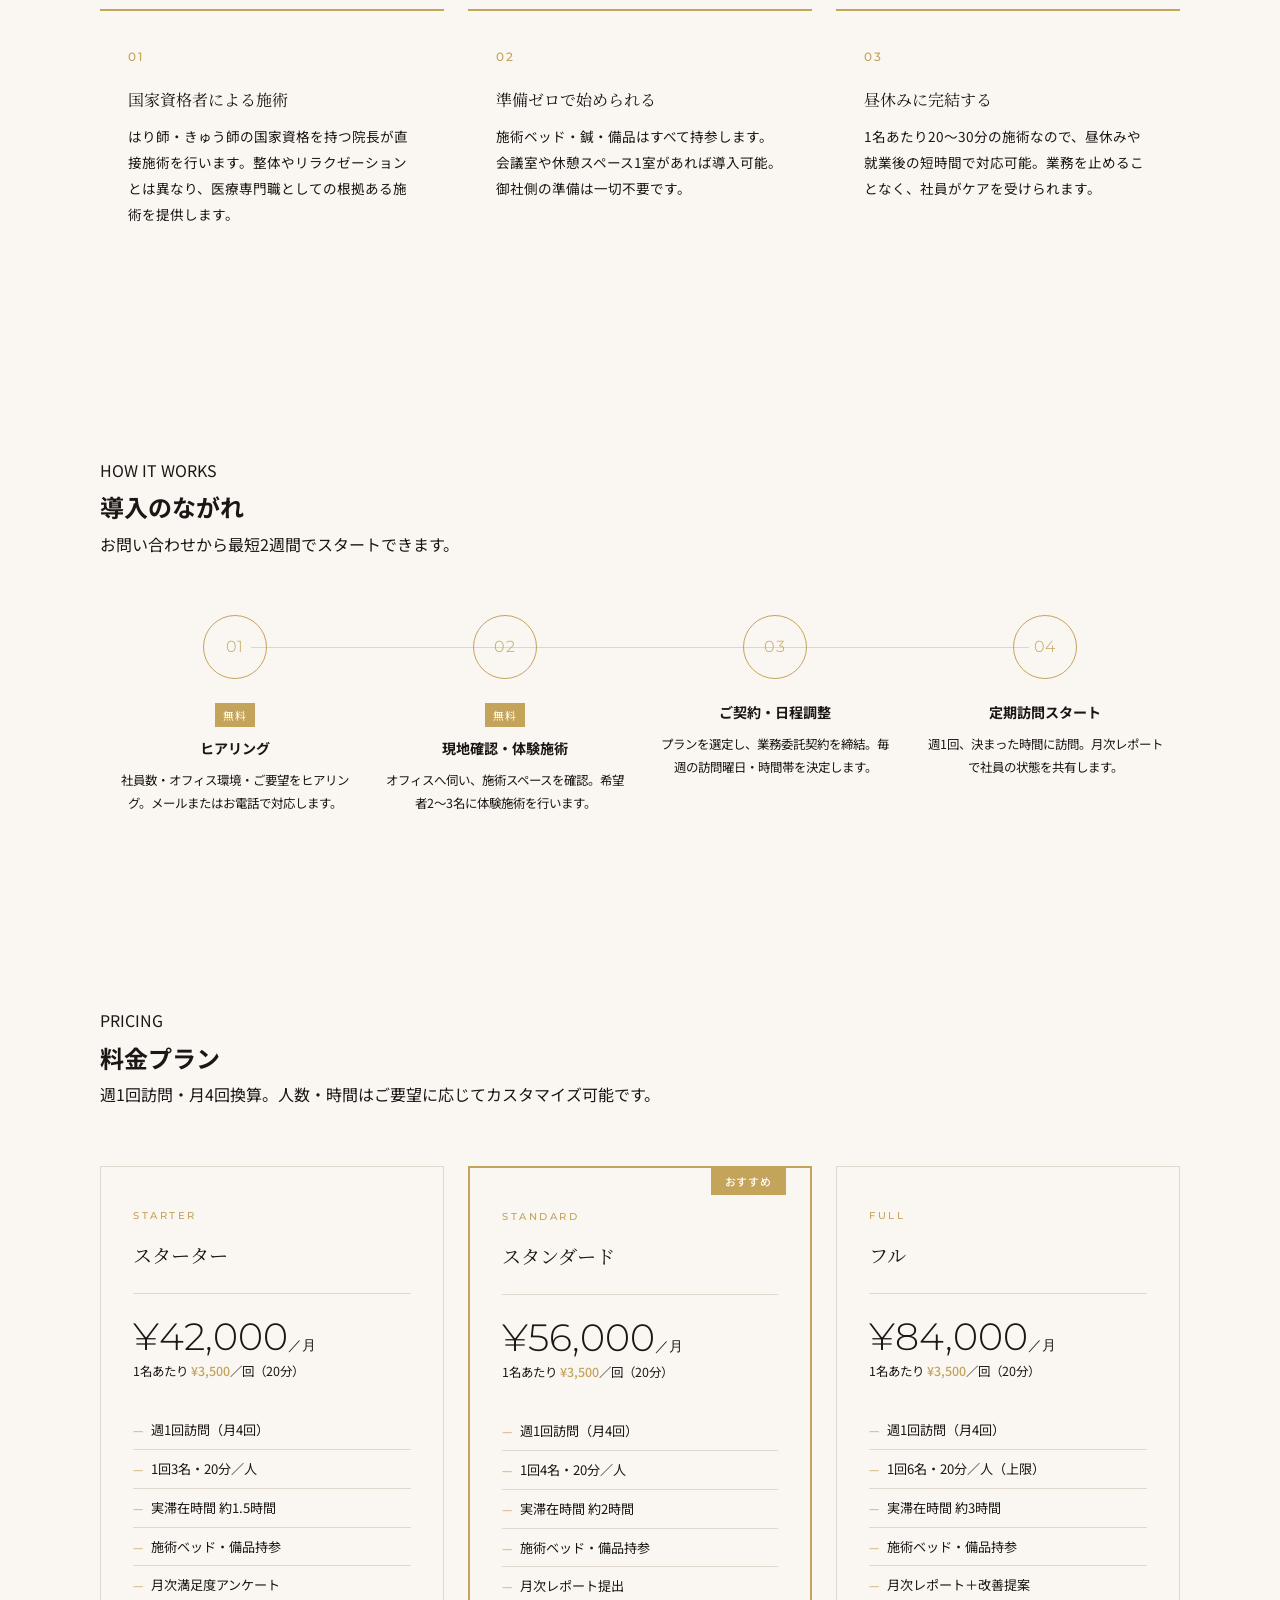
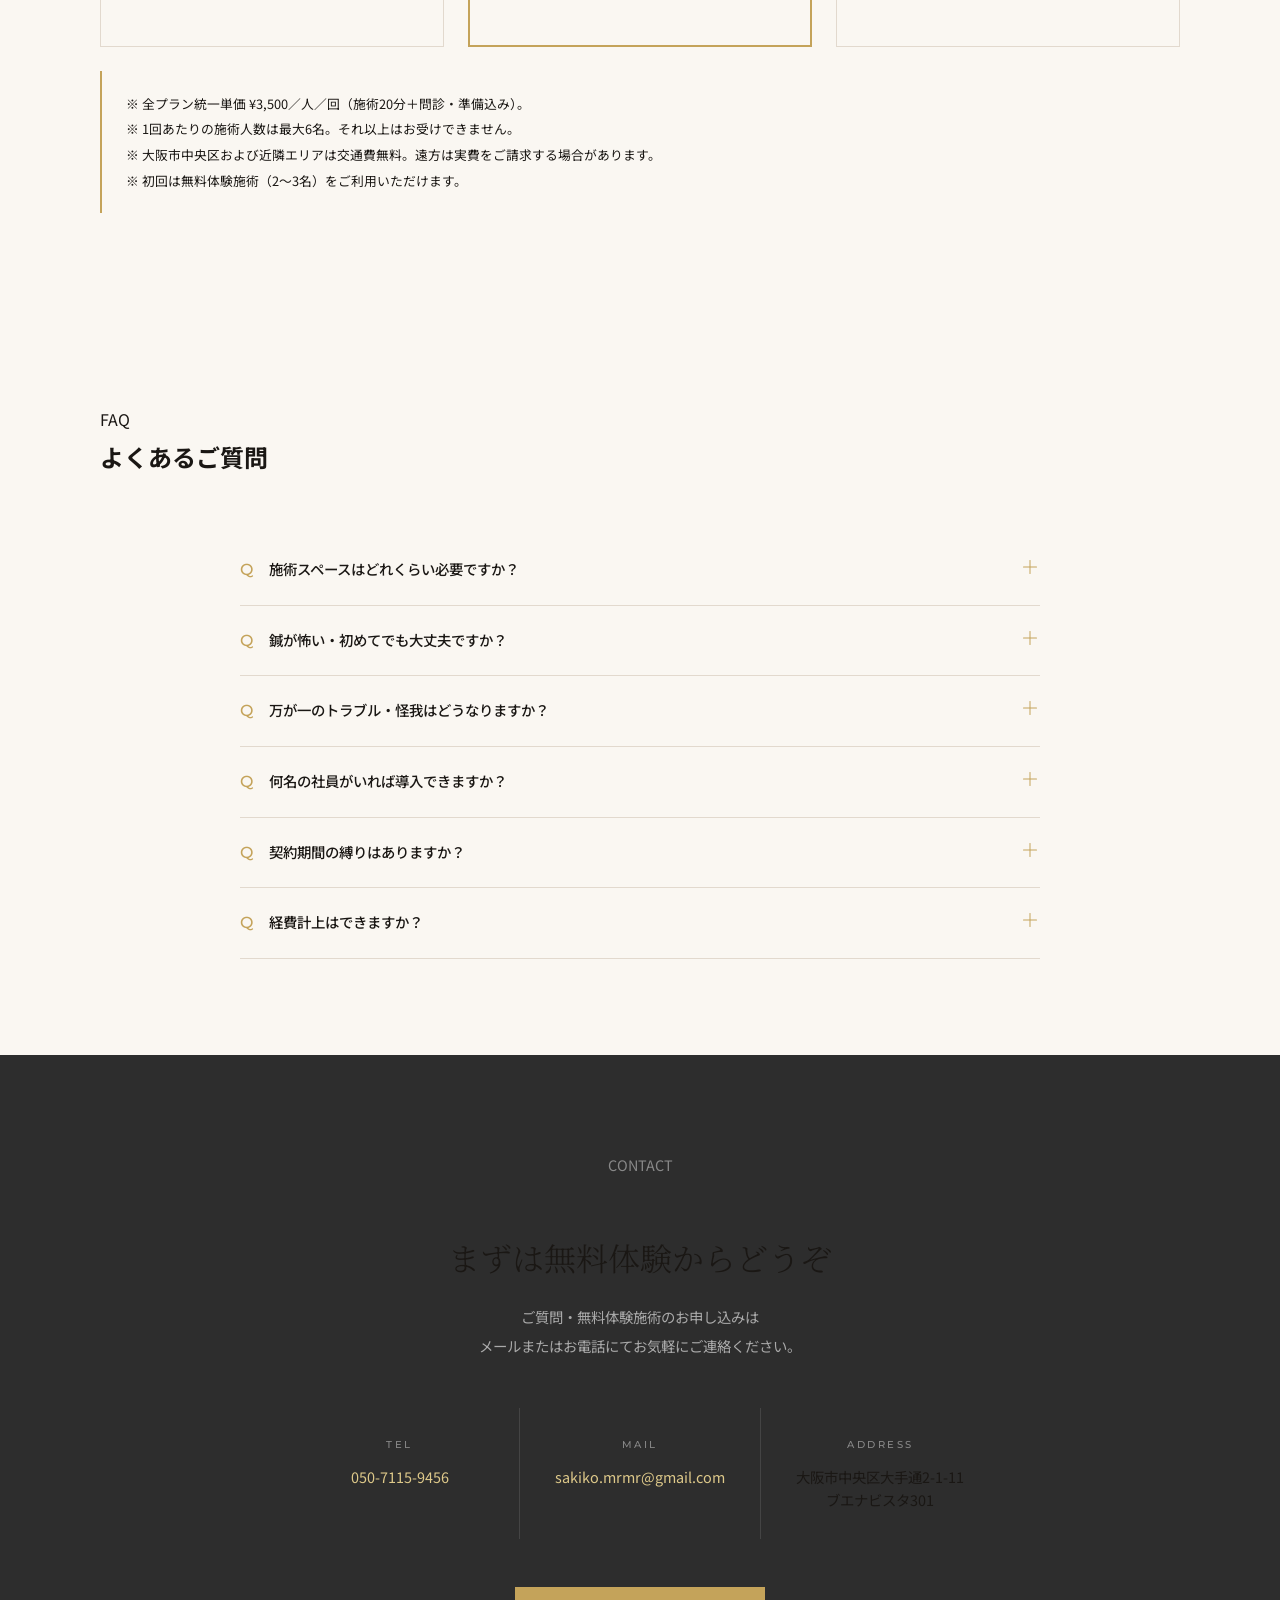
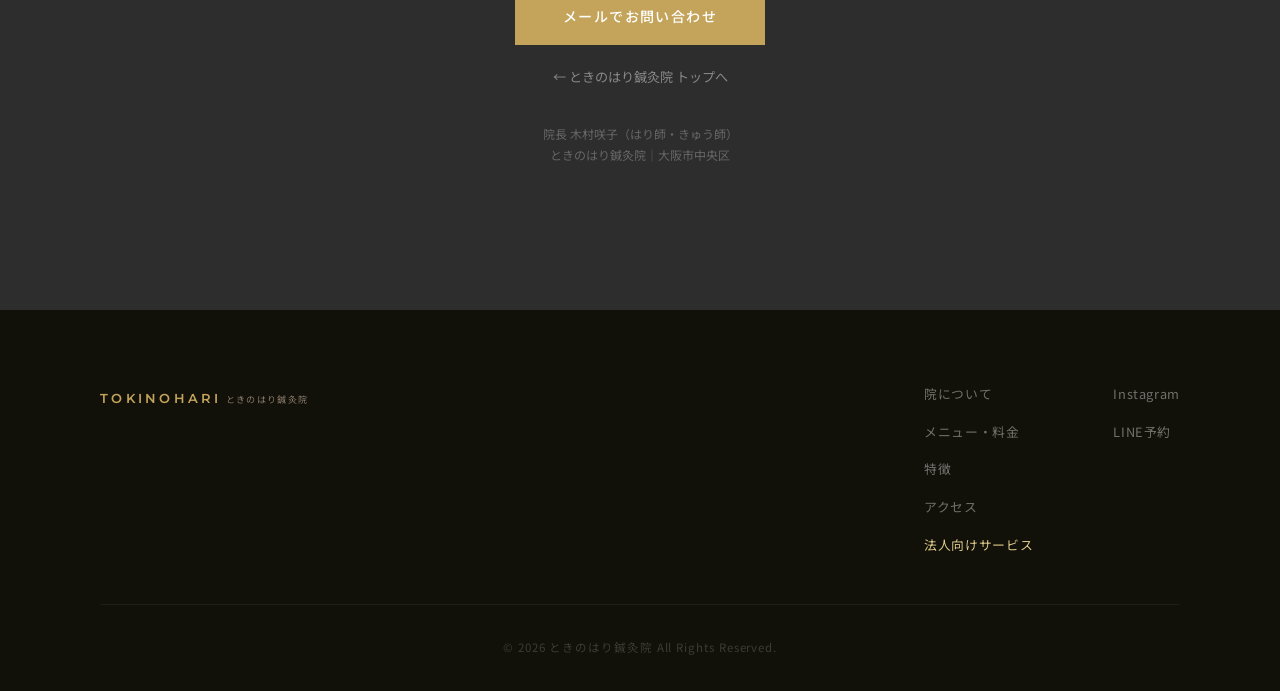
<file: corporate.html>
<!DOCTYPE html>
<html lang="ja">
<head>
  <meta charset="UTF-8">
  <meta name="viewport" content="width=device-width, initial-scale=1.0">
  <title>法人向けオフィス鍼灸サービス｜ときのはり鍼灸院</title>
  <meta name="description" content="ときのはり鍼灸院の法人向け出張鍼灸サービス。週1回オフィスへ訪問し、社員の肩こり・頭痛・自律神経ケアを国家資格保持の鍼灸師が提供します。大阪市中央区・天満橋エリア対応。">

  <!-- OGP -->
  <meta property="og:title" content="法人向けオフィス鍼灸サービス｜ときのはり鍼灸院">
  <meta property="og:description" content="週1回オフィスへ訪問。国家資格者による社員の肩こり・頭痛ケア。大阪市中央区・天満橋エリア対応。">
  <meta property="og:url" content="https://tokinohari.com/corporate">
  <meta property="og:type" content="website">
  <meta property="og:image" content="https://tokinohari.com/images/hero.jpg">
  <meta property="og:locale" content="ja_JP">
  <link rel="canonical" href="https://tokinohari.com/corporate">

  <link rel="icon" type="image/svg+xml" href="favicon.svg">
  <link rel="apple-touch-icon" href="favicon.svg">

  <link rel="preconnect" href="https://fonts.googleapis.com">
  <link rel="preconnect" href="https://fonts.gstatic.com" crossorigin>
  <link href="https://fonts.googleapis.com/css2?family=Noto+Sans+JP:wght@300;400;500;700&family=Montserrat:wght@300;400;500;600&family=Noto+Serif+JP:wght@300;400&display=swap" rel="stylesheet">

  <link rel="stylesheet" href="css/style.css">

  <style>
    /* ── 法人ページ専用スタイル ── */

    /* ヒーロー（法人向け） */
    .corp-hero {
      position: relative;
      min-height: 88vh;
      display: flex;
      align-items: center;
      justify-content: center;
      overflow: hidden;
      padding: 0;
    }

    .corp-hero-bg {
      position: absolute;
      inset: 0;
      background-image: url('images/interior.jpg');
      background-size: cover;
      background-position: center;
      z-index: 0;
    }

    .corp-hero-bg::after {
      content: '';
      position: absolute;
      inset: 0;
      background: linear-gradient(135deg, rgba(250,248,245,0.88) 0%, rgba(244,239,232,0.82) 100%);
    }

    .corp-hero-content {
      position: relative;
      z-index: 1;
      max-width: 780px;
      padding: 120px 24px 80px;
    }

    .corp-eyebrow {
      display: inline-flex;
      align-items: center;
      gap: 12px;
      margin-bottom: 28px;
    }

    .corp-eyebrow-line {
      width: 32px;
      height: 1px;
      background: var(--gold);
    }

    .corp-eyebrow span {
      font-family: var(--font-en);
      font-size: 11px;
      letter-spacing: 0.3em;
      color: var(--gold);
      font-weight: 500;
    }

    .corp-hero-title {
      font-family: var(--font-serif);
      font-size: clamp(2rem, 4.5vw, 3rem);
      font-weight: 300;
      color: var(--text);
      line-height: 1.55;
      margin-bottom: 28px;
    }

    .corp-hero-title em {
      font-style: normal;
      color: var(--gold);
    }

    .corp-hero-text {
      font-size: 0.95rem;
      color: var(--text-sub);
      line-height: 2.1;
      margin-bottom: 40px;
      max-width: 560px;
    }

    .corp-hero-cta {
      display: inline-flex;
      align-items: center;
      gap: 12px;
      background: var(--text);
      color: var(--off-white);
      font-family: var(--font-ja);
      font-size: 0.88rem;
      font-weight: 500;
      padding: 16px 36px;
      letter-spacing: 0.08em;
      transition: background 0.3s;
    }

    .corp-hero-cta:hover { background: #444; }

    .corp-hero-cta-sub {
      display: inline-flex;
      align-items: center;
      gap: 12px;
      margin-left: 16px;
      font-size: 0.85rem;
      color: var(--gold);
      border-bottom: 1px solid var(--gold);
      padding-bottom: 2px;
      transition: opacity 0.3s;
    }

    .corp-hero-cta-sub:hover { opacity: 0.7; }

    /* パンくず */
    .breadcrumb {
      padding: 16px 0 0;
      font-size: 0.78rem;
      color: var(--text-sub);
    }

    .breadcrumb a {
      color: var(--gold);
      transition: opacity 0.2s;
    }

    .breadcrumb a:hover { opacity: 0.7; }

    .breadcrumb span { margin: 0 8px; }

    /* セクション共通（法人） */
    .corp-section {
      padding: 96px 0;
    }

    .corp-section-alt {
      background: var(--off-white);
    }

    .corp-section-dark {
      background: #2d2d2d;
      color: var(--off-white);
    }

    /* 数字アイキャッチ */
    .stat-grid {
      display: grid;
      grid-template-columns: repeat(3, 1fr);
      gap: 2px;
      margin-top: 56px;
      background: var(--border);
    }

    .stat-item {
      background: var(--white);
      padding: 40px 32px;
      text-align: center;
    }

    .stat-num {
      font-family: var(--font-en);
      font-size: clamp(2.4rem, 5vw, 3.2rem);
      font-weight: 300;
      color: var(--gold);
      line-height: 1;
      margin-bottom: 8px;
    }

    .stat-num sup {
      font-size: 1.2rem;
      vertical-align: super;
    }

    .stat-label {
      font-size: 0.82rem;
      color: var(--text-sub);
      line-height: 1.7;
    }

    .stat-source {
      font-size: 0.68rem;
      color: #bbb;
      margin-top: 6px;
    }

    /* 特徴カード（法人） */
    .corp-feature-grid {
      display: grid;
      grid-template-columns: repeat(3, 1fr);
      gap: 24px;
      margin-top: 56px;
    }

    .corp-feature-card {
      background: var(--white);
      border-top: 2px solid var(--gold);
      padding: 36px 28px;
    }

    .corp-feature-num {
      font-family: var(--font-en);
      font-size: 0.72rem;
      letter-spacing: 0.2em;
      color: var(--gold);
      margin-bottom: 20px;
      font-weight: 500;
    }

    .corp-feature-card h3 {
      font-family: var(--font-serif);
      font-size: 1rem;
      font-weight: 400;
      color: var(--text);
      margin-bottom: 12px;
      line-height: 1.5;
    }

    .corp-feature-card p {
      font-size: 0.85rem;
      color: var(--text-sub);
      line-height: 1.9;
    }

    /* 導入フロー */
    .flow-grid {
      display: grid;
      grid-template-columns: repeat(4, 1fr);
      gap: 0;
      margin-top: 56px;
      position: relative;
    }

    .flow-grid::before {
      content: '';
      position: absolute;
      top: 32px;
      left: calc(12.5% + 16px);
      right: calc(12.5% + 16px);
      height: 1px;
      background: var(--gold);
      opacity: 0.4;
      z-index: 0;
    }

    .flow-step {
      padding: 0 16px;
      text-align: center;
      position: relative;
      z-index: 1;
    }

    .flow-step-num {
      width: 64px;
      height: 64px;
      background: var(--white);
      border: 1px solid var(--gold);
      border-radius: 50%;
      display: flex;
      align-items: center;
      justify-content: center;
      margin: 0 auto 20px;
      font-family: var(--font-en);
      font-size: 1rem;
      font-weight: 300;
      color: var(--gold);
      letter-spacing: 0.05em;
    }

    .flow-step h3 {
      font-size: 0.88rem;
      font-weight: 700;
      color: var(--text);
      margin-bottom: 8px;
    }

    .flow-step p {
      font-size: 0.78rem;
      color: var(--text-sub);
      line-height: 1.8;
    }

    .flow-step .flow-free {
      display: inline-block;
      font-size: 0.68rem;
      background: var(--gold);
      color: white;
      padding: 2px 8px;
      margin-bottom: 8px;
      letter-spacing: 0.05em;
    }

    /* 料金プラン */
    .corp-pricing-grid {
      display: grid;
      grid-template-columns: repeat(3, 1fr);
      gap: 24px;
      margin-top: 56px;
    }

    .corp-price-card {
      background: var(--white);
      border: 1px solid var(--border);
      padding: 40px 32px;
      position: relative;
      transition: box-shadow 0.3s;
    }

    .corp-price-card:hover {
      box-shadow: 0 8px 32px rgba(0,0,0,0.1);
    }

    .corp-price-card.featured {
      border-color: var(--gold);
      border-width: 2px;
    }

    .corp-price-badge {
      position: absolute;
      top: -1px;
      right: 24px;
      background: var(--gold);
      color: white;
      font-size: 0.68rem;
      padding: 4px 14px;
      letter-spacing: 0.08em;
      font-weight: 500;
    }

    .corp-plan-label {
      font-family: var(--font-en);
      font-size: 10px;
      letter-spacing: 0.25em;
      color: var(--gold);
      margin-bottom: 12px;
      font-weight: 500;
    }

    .corp-price-card h3 {
      font-family: var(--font-serif);
      font-size: 1.2rem;
      font-weight: 400;
      color: var(--text);
      margin-bottom: 24px;
      padding-bottom: 20px;
      border-bottom: 1px solid var(--border);
    }

    .corp-price-amount {
      font-family: var(--font-en);
      font-size: 2.4rem;
      font-weight: 300;
      color: var(--text);
      line-height: 1;
      margin-bottom: 4px;
    }

    .corp-price-amount span {
      font-size: 0.85rem;
      font-family: var(--font-ja);
      color: var(--text-sub);
      font-weight: 400;
    }

    .corp-price-unit {
      font-size: 0.78rem;
      color: var(--text-sub);
      margin-bottom: 28px;
    }

    .corp-price-unit strong {
      color: var(--gold);
      font-weight: 500;
    }

    .corp-price-card ul {
      list-style: none;
      padding: 0;
    }

    .corp-price-card li {
      font-size: 0.82rem;
      color: var(--text-sub);
      padding: 9px 0;
      border-bottom: 1px solid var(--border);
      line-height: 1.5;
      display: flex;
      align-items: flex-start;
      gap: 8px;
    }

    .corp-price-card li:last-child { border-bottom: none; }

    .corp-price-card li::before {
      content: '—';
      color: var(--gold);
      font-size: 0.72rem;
      flex-shrink: 0;
      margin-top: 2px;
    }

    .corp-pricing-note {
      margin-top: 24px;
      padding: 20px 24px;
      background: var(--off-white);
      font-size: 0.8rem;
      color: var(--text-sub);
      line-height: 2;
      border-left: 2px solid var(--gold);
    }

    /* FAQ */
    .corp-faq {
      margin-top: 56px;
      max-width: 800px;
      margin-left: auto;
      margin-right: auto;
    }

    .corp-faq-item {
      border-bottom: 1px solid var(--border);
    }

    .corp-faq-q {
      display: flex;
      align-items: flex-start;
      gap: 16px;
      padding: 22px 0;
      cursor: pointer;
      transition: color 0.2s;
    }

    .corp-faq-q:hover { color: var(--gold); }

    .corp-faq-q-mark {
      font-family: var(--font-en);
      font-size: 1rem;
      color: var(--gold);
      font-weight: 500;
      flex-shrink: 0;
      line-height: 1.6;
    }

    .corp-faq-q-text {
      flex: 1;
      font-size: 0.9rem;
      font-weight: 500;
      color: var(--text);
      line-height: 1.6;
    }

    .corp-faq-toggle {
      flex-shrink: 0;
      width: 20px;
      height: 20px;
      position: relative;
    }

    .corp-faq-toggle::before,
    .corp-faq-toggle::after {
      content: '';
      position: absolute;
      background: var(--gold);
      border-radius: 1px;
      transition: transform 0.3s;
    }

    .corp-faq-toggle::before {
      width: 14px; height: 1px;
      top: 50%; left: 50%;
      transform: translate(-50%, -50%);
    }

    .corp-faq-toggle::after {
      width: 1px; height: 14px;
      top: 50%; left: 50%;
      transform: translate(-50%, -50%);
    }

    .corp-faq-item.open .corp-faq-toggle::after {
      transform: translate(-50%, -50%) rotate(90deg);
    }

    .corp-faq-a {
      display: none;
      padding: 0 0 20px 36px;
      font-size: 0.85rem;
      color: var(--text-sub);
      line-height: 1.9;
    }

    .corp-faq-item.open .corp-faq-a { display: block; }

    /* お問い合わせ */
    .corp-contact {
      background: #2d2d2d;
      padding: 96px 0;
      text-align: center;
    }

    .corp-contact .section-label { color: #888; }

    .corp-contact h2 {
      font-family: var(--font-serif);
      font-size: clamp(1.4rem, 3vw, 2rem);
      font-weight: 300;
      color: var(--off-white);
      margin-bottom: 16px;
    }

    .corp-contact p {
      font-size: 0.9rem;
      color: #aaa;
      line-height: 2;
      margin-bottom: 48px;
    }

    .corp-contact-grid {
      display: grid;
      grid-template-columns: repeat(3, 1fr);
      gap: 1px;
      background: #444;
      max-width: 720px;
      margin: 0 auto 48px;
    }

    .corp-contact-item {
      background: #2d2d2d;
      padding: 28px 24px;
      text-align: center;
    }

    .corp-contact-label {
      font-family: var(--font-en);
      font-size: 10px;
      letter-spacing: 0.25em;
      color: #888;
      margin-bottom: 10px;
      font-weight: 500;
    }

    .corp-contact-value {
      font-size: 0.9rem;
      color: var(--off-white);
      line-height: 1.6;
    }

    .corp-contact-value a {
      color: var(--gold-light);
      transition: opacity 0.2s;
    }

    .corp-contact-value a:hover { opacity: 0.7; }

    .corp-contact-btn {
      display: inline-block;
      background: var(--gold);
      color: white;
      font-family: var(--font-ja);
      font-size: 0.88rem;
      font-weight: 500;
      padding: 16px 48px;
      letter-spacing: 0.1em;
      transition: background 0.3s;
    }

    .corp-contact-btn:hover { background: #a07d52; }

    .corp-back-link {
      display: inline-flex;
      align-items: center;
      gap: 8px;
      color: #888;
      font-size: 0.82rem;
      margin-top: 20px;
      transition: color 0.2s;
    }

    .corp-back-link:hover { color: var(--off-white); }

    /* レスポンシブ */
    @media (max-width: 840px) {
      .corp-hero-content { padding: 100px 24px 60px; }
      .stat-grid { grid-template-columns: 1fr; gap: 1px; }
      .corp-feature-grid { grid-template-columns: 1fr; gap: 16px; }
      .flow-grid { grid-template-columns: 1fr 1fr; gap: 32px; }
      .flow-grid::before { display: none; }
      .corp-pricing-grid { grid-template-columns: 1fr; }
      .corp-contact-grid { grid-template-columns: 1fr; }
      .corp-hero-cta-sub { display: none; }
    }

    @media (max-width: 480px) {
      .flow-grid { grid-template-columns: 1fr; }
    }
  </style>
</head>
<body>

  <!-- ヘッダー（メインサイトと共通） -->
  <header id="header">
    <div class="header-inner">
      <a href="index.html" class="logo">
        <span class="logo-en">TOKINOHARI</span>
        <span class="logo-ja">ときのはり鍼灸院</span>
      </a>
      <nav class="nav-pc">
        <ul>
          <li><a href="index.html#about">院について</a></li>
          <li><a href="index.html#menu">メニュー・料金</a></li>
          <li><a href="index.html#features">特徴</a></li>
          <li><a href="index.html#access">アクセス</a></li>
        </ul>
      </nav>
      <a href="#contact" class="btn-reserve-header">お問い合わせ</a>
      <button class="hamburger" id="hamburger" aria-label="メニュー">
        <span></span><span></span><span></span>
      </button>
    </div>
    <nav class="nav-sp" id="navSp">
      <ul>
        <li><a href="index.html#about" class="sp-link">院について</a></li>
        <li><a href="index.html#menu" class="sp-link">メニュー・料金</a></li>
        <li><a href="index.html#features" class="sp-link">特徴</a></li>
        <li><a href="index.html#access" class="sp-link">アクセス</a></li>
        <li><a href="#contact" class="sp-link sp-reserve">法人お問い合わせ</a></li>
      </ul>
    </nav>
  </header>

  <!-- ヒーロー -->
  <section class="corp-hero">
    <div class="corp-hero-bg"></div>
    <div class="corp-hero-content container">
      <div class="breadcrumb">
        <a href="index.html">ときのはり鍼灸院</a>
        <span>/</span>
        法人向けサービス
      </div>
      <br>
      <div class="corp-eyebrow">
        <div class="corp-eyebrow-line"></div>
        <span>CORPORATE WELLNESS</span>
        <div class="corp-eyebrow-line"></div>
      </div>
      <h1 class="corp-hero-title">
        社員の<em>整う時間</em>を、<br>
        オフィスへお届けします。
      </h1>
      <p class="corp-hero-text">
        週1回、国家資格を持つ鍼灸師が御社へ訪問。<br>
        デスクワーク由来の肩こり・頭痛・自律神経の乱れを<br>
        その場でケアし、社員の生産性と定着率をサポートします。
      </p>
      <a href="#contact" class="corp-hero-cta">無料体験・お問い合わせ</a>
      <a href="#pricing" class="corp-hero-cta-sub">料金を見る →</a>
    </div>
  </section>

  <!-- 数字で見る背景 -->
  <section class="corp-section">
    <div class="container">
      <p class="section-label">THE PROBLEM</p>
      <h2 class="section-title">デスクワーカーが抱える、見えないコスト</h2>
      <p class="section-desc">体の不調は、生産性と離職率に直接影響しています。</p>

      <div class="stat-grid">
        <div class="stat-item">
          <div class="stat-num">74<sup>%</sup></div>
          <div class="stat-label">出張整体導入企業で<br>「集中力が向上した」と回答した社員の割合</div>
          <div class="stat-source">※ 導入企業アンケートより</div>
        </div>
        <div class="stat-item">
          <div class="stat-num">15<sup>%</sup></div>
          <div class="stat-label">ウェルネスプログラム導入後の<br>欠勤日数の平均減少率</div>
          <div class="stat-source">※ 国内企業健康経営データより</div>
        </div>
        <div class="stat-item">
          <div class="stat-num">3<sup>位</sup></div>
          <div class="stat-label">肩こり・腰痛は<br>「仕事中に感じる不調」の上位</div>
          <div class="stat-source">※ 厚生労働省 国民生活基礎調査</div>
        </div>
      </div>
    </div>
  </section>

  <!-- 選ばれる理由 -->
  <section class="corp-section corp-section-alt">
    <div class="container">
      <p class="section-label">WHY TOKINOHARI</p>
      <h2 class="section-title">ときのはりが選ばれる理由</h2>
      <p class="section-desc">マッサージや整体とは異なる、医療専門職としての確かな技術。</p>

      <div class="corp-feature-grid">
        <div class="corp-feature-card">
          <div class="corp-feature-num">01</div>
          <h3>国家資格者による施術</h3>
          <p>はり師・きゅう師の国家資格を持つ院長が直接施術を行います。整体やリラクゼーションとは異なり、医療専門職としての根拠ある施術を提供します。</p>
        </div>
        <div class="corp-feature-card">
          <div class="corp-feature-num">02</div>
          <h3>準備ゼロで始められる</h3>
          <p>施術ベッド・鍼・備品はすべて持参します。会議室や休憩スペース1室があれば導入可能。御社側の準備は一切不要です。</p>
        </div>
        <div class="corp-feature-card">
          <div class="corp-feature-num">03</div>
          <h3>昼休みに完結する</h3>
          <p>1名あたり20〜30分の施術なので、昼休みや就業後の短時間で対応可能。業務を止めることなく、社員がケアを受けられます。</p>
        </div>
      </div>
    </div>
  </section>

  <!-- 導入のながれ -->
  <section class="corp-section">
    <div class="container">
      <p class="section-label">HOW IT WORKS</p>
      <h2 class="section-title">導入のながれ</h2>
      <p class="section-desc">お問い合わせから最短2週間でスタートできます。</p>

      <div class="flow-grid">
        <div class="flow-step">
          <div class="flow-step-num">01</div>
          <span class="flow-free">無料</span>
          <h3>ヒアリング</h3>
          <p>社員数・オフィス環境・ご要望をヒアリング。メールまたはお電話で対応します。</p>
        </div>
        <div class="flow-step">
          <div class="flow-step-num">02</div>
          <span class="flow-free">無料</span>
          <h3>現地確認・体験施術</h3>
          <p>オフィスへ伺い、施術スペースを確認。希望者2〜3名に体験施術を行います。</p>
        </div>
        <div class="flow-step">
          <div class="flow-step-num">03</div>
          <h3>ご契約・日程調整</h3>
          <p>プランを選定し、業務委託契約を締結。毎週の訪問曜日・時間帯を決定します。</p>
        </div>
        <div class="flow-step">
          <div class="flow-step-num">04</div>
          <h3>定期訪問スタート</h3>
          <p>週1回、決まった時間に訪問。月次レポートで社員の状態を共有します。</p>
        </div>
      </div>
    </div>
  </section>

  <!-- 料金プラン -->
  <section id="pricing" class="corp-section corp-section-alt">
    <div class="container">
      <p class="section-label">PRICING</p>
      <h2 class="section-title">料金プラン</h2>
      <p class="section-desc">週1回訪問・月4回換算。人数・時間はご要望に応じてカスタマイズ可能です。</p>

      <div class="corp-pricing-grid">

        <div class="corp-price-card">
          <div class="corp-plan-label">STARTER</div>
          <h3>スターター</h3>
          <div class="corp-price-amount">¥42,000<span>／月</span></div>
          <div class="corp-price-unit">1名あたり <strong>¥3,500</strong>／回（20分）</div>
          <ul>
            <li>週1回訪問（月4回）</li>
            <li>1回3名・20分／人</li>
            <li>実滞在時間 約1.5時間</li>
            <li>施術ベッド・備品持参</li>
            <li>月次満足度アンケート</li>
          </ul>
        </div>

        <div class="corp-price-card featured">
          <div class="corp-price-badge">おすすめ</div>
          <div class="corp-plan-label">STANDARD</div>
          <h3>スタンダード</h3>
          <div class="corp-price-amount">¥56,000<span>／月</span></div>
          <div class="corp-price-unit">1名あたり <strong>¥3,500</strong>／回（20分）</div>
          <ul>
            <li>週1回訪問（月4回）</li>
            <li>1回4名・20分／人</li>
            <li>実滞在時間 約2時間</li>
            <li>施術ベッド・備品持参</li>
            <li>月次レポート提出</li>
          </ul>
        </div>

        <div class="corp-price-card">
          <div class="corp-plan-label">FULL</div>
          <h3>フル</h3>
          <div class="corp-price-amount">¥84,000<span>／月</span></div>
          <div class="corp-price-unit">1名あたり <strong>¥3,500</strong>／回（20分）</div>
          <ul>
            <li>週1回訪問（月4回）</li>
            <li>1回6名・20分／人（上限）</li>
            <li>実滞在時間 約3時間</li>
            <li>施術ベッド・備品持参</li>
            <li>月次レポート＋改善提案</li>
          </ul>
        </div>

      </div>

      <div class="corp-pricing-note">
        ※ 全プラン統一単価 ¥3,500／人／回（施術20分＋問診・準備込み）。<br>
        ※ 1回あたりの施術人数は最大6名。それ以上はお受けできません。<br>
        ※ 大阪市中央区および近隣エリアは交通費無料。遠方は実費をご請求する場合があります。<br>
        ※ 初回は無料体験施術（2〜3名）をご利用いただけます。
      </div>
    </div>
  </section>

  <!-- よくあるご質問 -->
  <section class="corp-section">
    <div class="container">
      <p class="section-label">FAQ</p>
      <h2 class="section-title">よくあるご質問</h2>

      <div class="corp-faq">

        <div class="corp-faq-item">
          <div class="corp-faq-q" onclick="toggleFaq(this)">
            <div class="corp-faq-q-mark">Q</div>
            <div class="corp-faq-q-text">施術スペースはどれくらい必要ですか？</div>
            <div class="corp-faq-toggle"></div>
          </div>
          <div class="corp-faq-a">会議室や休憩室など、ベッド1台（幅60cm×長さ185cm程度）が置けるスペースがあれば導入できます。パーティションで簡易的に仕切るだけでも問題ありません。事前に現地確認にお伺いします。</div>
        </div>

        <div class="corp-faq-item">
          <div class="corp-faq-q" onclick="toggleFaq(this)">
            <div class="corp-faq-q-mark">Q</div>
            <div class="corp-faq-q-text">鍼が怖い・初めてでも大丈夫ですか？</div>
            <div class="corp-faq-toggle"></div>
          </div>
          <div class="corp-faq-a">はい、初めての方がほとんどです。使用する鍼は直径0.16mm程度の極細のもので、注射針とは全く異なります。施術前に丁寧にご説明し、不安な方には鍼を使わないケアから始めることも可能です。</div>
        </div>

        <div class="corp-faq-item">
          <div class="corp-faq-q" onclick="toggleFaq(this)">
            <div class="corp-faq-q-mark">Q</div>
            <div class="corp-faq-q-text">万が一のトラブル・怪我はどうなりますか？</div>
            <div class="corp-faq-toggle"></div>
          </div>
          <div class="corp-faq-a">治療家向け賠償責任保険に加入しています。施術前に必ず問診・同意書の取得を行い、契約書に免責・責任範囲を明記します。安全を最優先とした施術を行いますのでご安心ください。</div>
        </div>

        <div class="corp-faq-item">
          <div class="corp-faq-q" onclick="toggleFaq(this)">
            <div class="corp-faq-q-mark">Q</div>
            <div class="corp-faq-q-text">何名の社員がいれば導入できますか？</div>
            <div class="corp-faq-toggle"></div>
          </div>
          <div class="corp-faq-a">社員数に制限はありません。スタータープランなら1回4名からご利用いただけます。まず希望者のみで始め、口コミで広げていく導入先も多いです。</div>
        </div>

        <div class="corp-faq-item">
          <div class="corp-faq-q" onclick="toggleFaq(this)">
            <div class="corp-faq-q-mark">Q</div>
            <div class="corp-faq-q-text">契約期間の縛りはありますか？</div>
            <div class="corp-faq-toggle"></div>
          </div>
          <div class="corp-faq-a">最低契約期間は3ヶ月からとしています。まず3ヶ月お試しいただき、効果を確認した上で継続をご検討いただけます。</div>
        </div>

        <div class="corp-faq-item">
          <div class="corp-faq-q" onclick="toggleFaq(this)">
            <div class="corp-faq-q-mark">Q</div>
            <div class="corp-faq-q-text">経費計上はできますか？</div>
            <div class="corp-faq-toggle"></div>
          </div>
          <div class="corp-faq-a">福利厚生費または業務委託費として計上いただいている企業様がほとんどです。毎月請求書・領収書を発行します。詳しくは貴社の経理・顧問税理士にご確認ください。</div>
        </div>

      </div>
    </div>
  </section>

  <!-- お問い合わせ -->
  <section id="contact" class="corp-contact">
    <div class="container">
      <p class="section-label">CONTACT</p>
      <h2>まずは無料体験からどうぞ</h2>
      <p>
        ご質問・無料体験施術のお申し込みは<br>
        メールまたはお電話にてお気軽にご連絡ください。
      </p>

      <div class="corp-contact-grid">
        <div class="corp-contact-item">
          <div class="corp-contact-label">TEL</div>
          <div class="corp-contact-value">
            <a href="tel:05071159456">050-7115-9456</a>
          </div>
        </div>
        <div class="corp-contact-item">
          <div class="corp-contact-label">MAIL</div>
          <div class="corp-contact-value">
            <a href="mailto:sakiko.mrmr@gmail.com">sakiko.mrmr@gmail.com</a>
          </div>
        </div>
        <div class="corp-contact-item">
          <div class="corp-contact-label">ADDRESS</div>
          <div class="corp-contact-value">
            大阪市中央区大手通2-1-11<br>ブエナビスタ301
          </div>
        </div>
      </div>

      <a href="mailto:sakiko.mrmr@gmail.com" class="corp-contact-btn">メールでお問い合わせ</a>
      <br>
      <a href="index.html" class="corp-back-link">← ときのはり鍼灸院 トップへ</a>

      <p style="margin-top:32px;font-size:0.75rem;color:#666;line-height:1.8;">
        院長 木村咲子（はり師・きゅう師）<br>
        ときのはり鍼灸院｜大阪市中央区
      </p>
    </div>
  </section>

  <!-- フッター（メインサイトと共通） -->
  <footer class="footer">
    <div class="container">
      <div class="footer-inner">
        <div class="footer-logo">
          <span class="logo-en">TOKINOHARI</span>
          <span class="logo-ja">ときのはり鍼灸院</span>
        </div>
        <nav class="footer-nav">
          <a href="index.html#about">院について</a>
          <a href="index.html#menu">メニュー・料金</a>
          <a href="index.html#features">特徴</a>
          <a href="index.html#access">アクセス</a>
          <a href="corporate.html" style="color:var(--gold-light);">法人向けサービス</a>
        </nav>
        <div class="footer-sns">
          <a href="https://www.instagram.com/sakiko.tokinohari/" target="_blank" rel="noopener">Instagram</a>
          <a href="https://lin.ee/5tpBmgf" target="_blank" rel="noopener">LINE予約</a>
        </div>
      </div>
      <p class="footer-copy">&copy; 2026 ときのはり鍼灸院 All Rights Reserved.</p>
    </div>
  </footer>

  <script src="js/main.js"></script>
  <script>
    function toggleFaq(el) {
      el.closest('.corp-faq-item').classList.toggle('open');
    }
  </script>
</body>
</html>
</file>
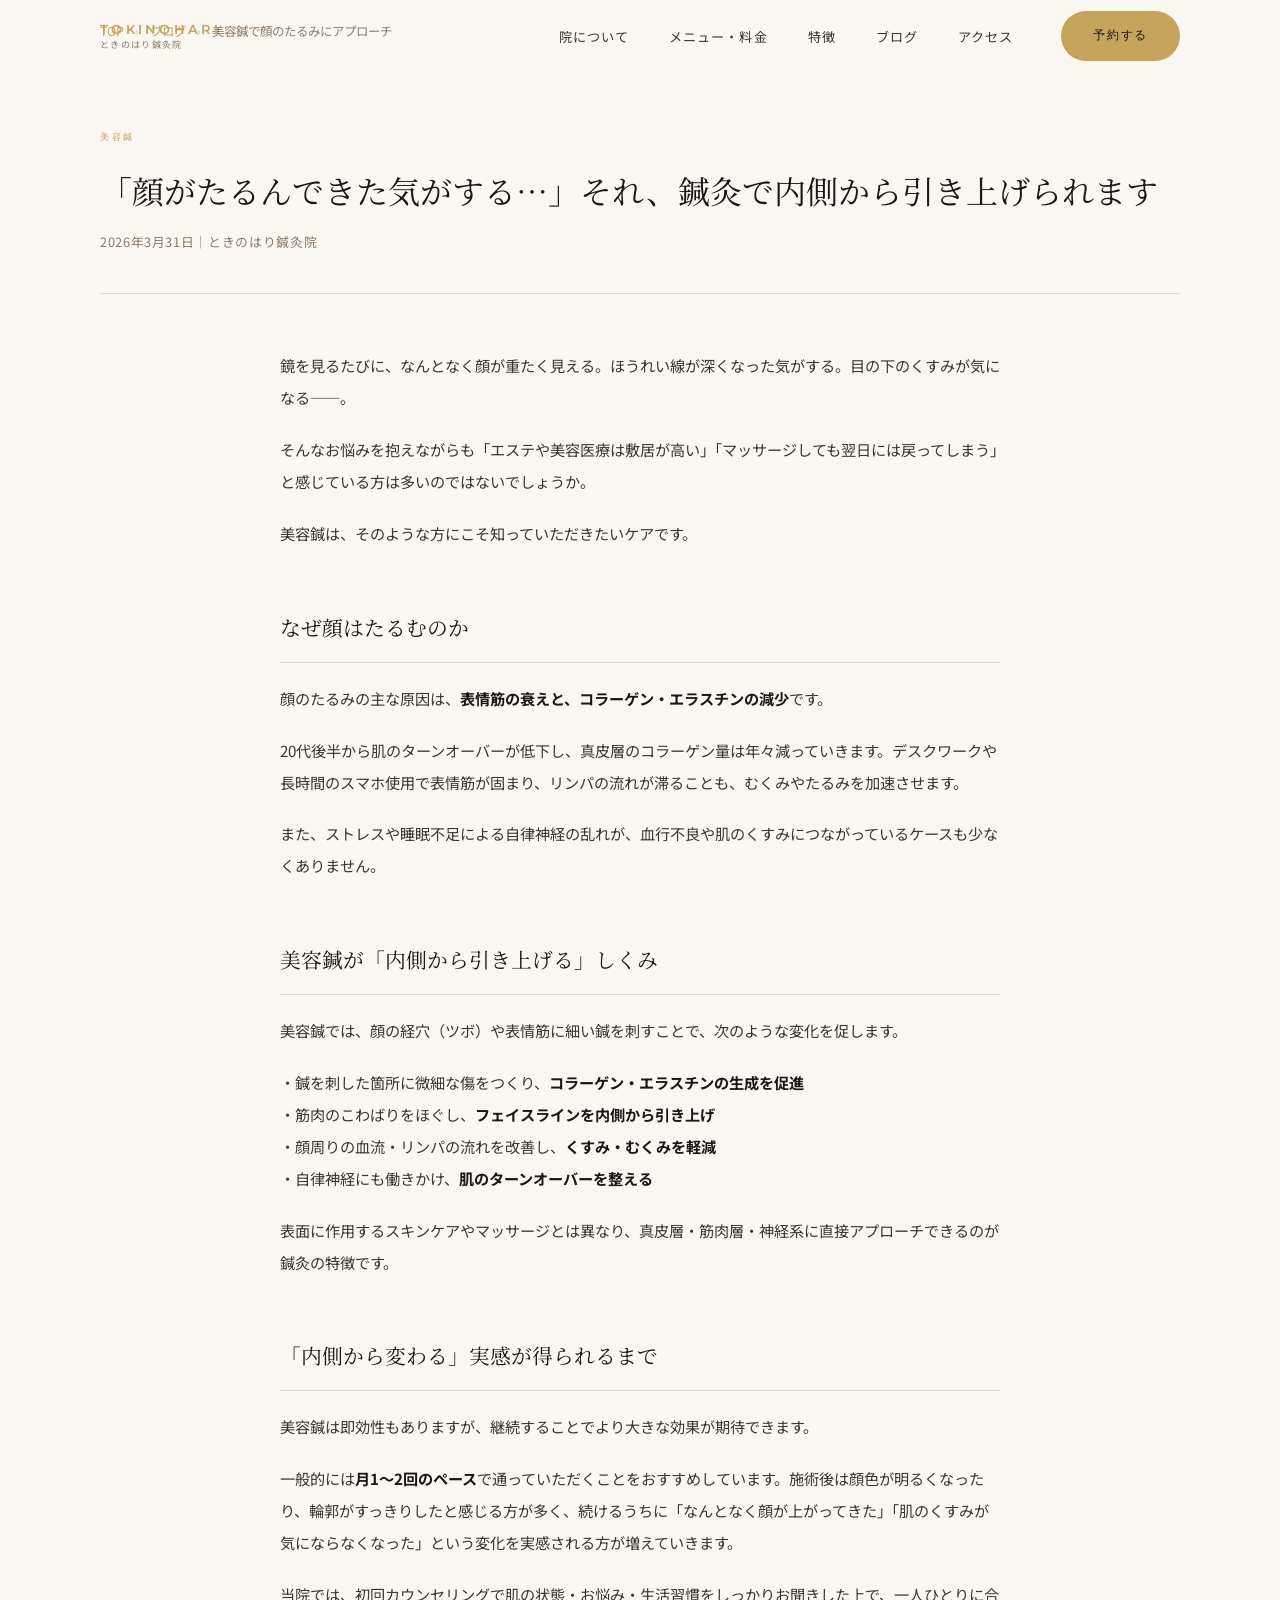
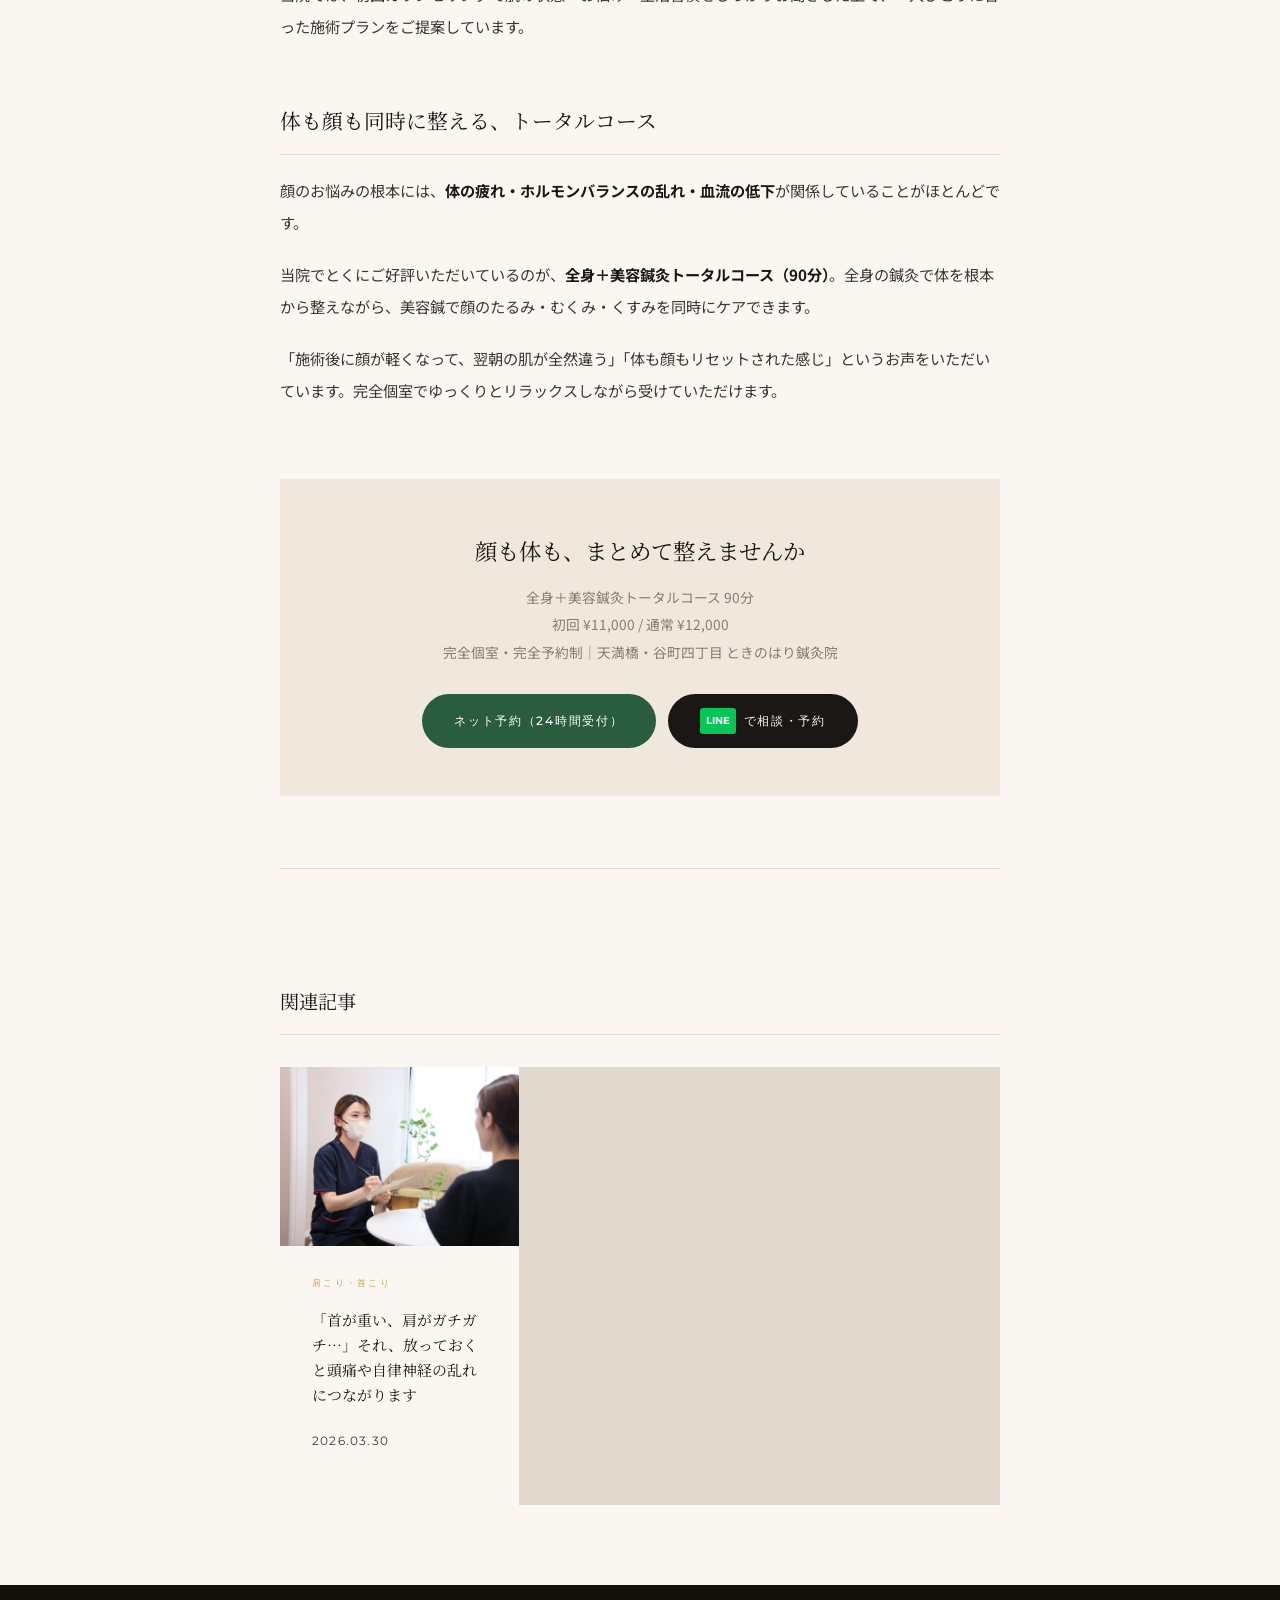
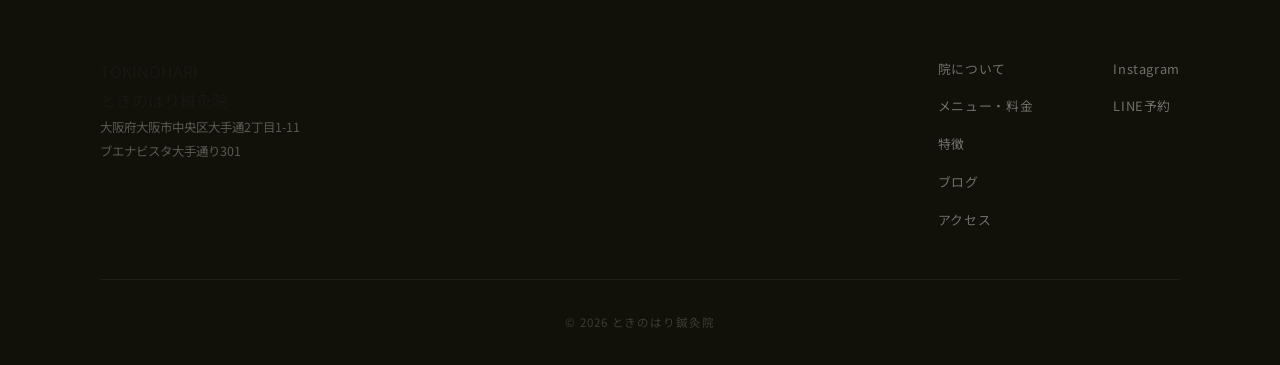
<file: blog/biyoshin-20260331.html>
<!DOCTYPE html>
<html lang="ja">
<head>
  <meta charset="UTF-8">
  <meta name="viewport" content="width=device-width, initial-scale=1.0">
  <title>「顔がたるんできた気がする…」それ、鍼灸で内側から引き上げられます｜ときのはり鍼灸院</title>
  <meta name="description" content="30〜50代女性に多い顔のたるみ・むくみ・くすみ。美容鍼が「内側から引き上げる」しくみと、マッサージや美容機器との違いを大阪・天満橋の女性専用鍼灸院が解説します。">
  <link rel="canonical" href="https://tokinohari.com/blog/biyoshin-20260331.html">

  <meta property="og:title" content="「顔がたるんできた気がする…」それ、鍼灸で内側から引き上げられます｜ときのはり鍼灸院">
  <meta property="og:description" content="美容鍼が顔のたるみ・くすみに効く理由を解説。マッサージや美容機器との違いも。大阪・天満橋の女性専用鍼灸院。">
  <meta property="og:url" content="https://tokinohari.com/blog/biyoshin-20260331.html">
  <meta property="og:image" content="https://tokinohari.com/images/about.jpg">
  <meta property="og:type" content="article">
  <meta property="og:locale" content="ja_JP">

  <script type="application/ld+json">
  {
    "@context": "https://schema.org",
    "@type": "BlogPosting",
    "headline": "「顔がたるんできた気がする…」それ、鍼灸で内側から引き上げられます",
    "datePublished": "2026-03-31",
    "dateModified": "2026-03-31",
    "author": { "@type": "Person", "name": "咲" },
    "publisher": {
      "@type": "Organization",
      "name": "ときのはり鍼灸院",
      "url": "https://tokinohari.com"
    },
    "description": "30〜50代女性に多い顔のたるみ・むくみ・くすみに、美容鍼が内側からアプローチするしくみを解説します。",
    "image": "https://tokinohari.com/images/about.jpg"
  }
  </script>

  <link rel="icon" type="image/svg+xml" href="../favicon.svg">
  <link rel="preconnect" href="https://fonts.googleapis.com">
  <link rel="preconnect" href="https://fonts.gstatic.com" crossorigin>
  <link href="https://fonts.googleapis.com/css2?family=Noto+Sans+JP:wght@300;400;500;700&family=Montserrat:wght@300;400;500;600&family=Noto+Serif+JP:wght@300;400&display=swap" rel="stylesheet">
  <link rel="stylesheet" href="../css/style.css">
</head>
<body>

  <header id="header">
    <div class="header-inner">
      <a href="../index.html" class="logo">
        <span class="logo-en">TOKINOHARI</span>
        <span class="logo-ja">ときのはり鍼灸院</span>
      </a>
      <nav class="nav-pc">
        <ul>
          <li><a href="../index.html#about">院について</a></li>
          <li><a href="../index.html#menu">メニュー・料金</a></li>
          <li><a href="../index.html#features">特徴</a></li>
          <li><a href="index.html">ブログ</a></li>
          <li><a href="../index.html#access">アクセス</a></li>
        </ul>
      </nav>
      <a href="https://beauty.hotpepper.jp/kr/slnH000764828/" target="_blank" rel="noopener" class="btn-reserve-header">予約する</a>
      <button class="hamburger" id="hamburger" aria-label="メニュー">
        <span></span><span></span><span></span>
      </button>
    </div>
    <nav class="nav-sp" id="navSp">
      <ul>
        <li><a href="../index.html#about" class="sp-link">院について</a></li>
        <li><a href="../index.html#menu" class="sp-link">メニュー・料金</a></li>
        <li><a href="../index.html#features" class="sp-link">特徴</a></li>
        <li><a href="index.html" class="sp-link">ブログ</a></li>
        <li><a href="../index.html#access" class="sp-link">アクセス</a></li>
        <li><a href="https://beauty.hotpepper.jp/kr/slnH000764828/" target="_blank" rel="noopener" class="sp-link sp-reserve">ネット予約</a></li>
      </ul>
    </nav>
  </header>

  <main>
    <div class="container">

      <nav class="breadcrumb">
        <a href="../index.html">TOP</a>
        <span>›</span>
        <a href="index.html">ブログ</a>
        <span>›</span>
        美容鍼で顔のたるみにアプローチ
      </nav>

      <div class="article-header">
        <span class="article-tag">美容鍼</span>
        <h1 class="article-title">「顔がたるんできた気がする…」それ、鍼灸で内側から引き上げられます</h1>
        <p class="article-meta">2026年3月31日｜ときのはり鍼灸院</p>
      </div>

      <article class="article-body">

        <p>鏡を見るたびに、なんとなく顔が重たく見える。ほうれい線が深くなった気がする。目の下のくすみが気になる——。</p>

        <p>そんなお悩みを抱えながらも「エステや美容医療は敷居が高い」「マッサージしても翌日には戻ってしまう」と感じている方は多いのではないでしょうか。</p>

        <p>美容鍼は、そのような方にこそ知っていただきたいケアです。</p>

        <h2>なぜ顔はたるむのか</h2>

        <p>顔のたるみの主な原因は、<strong>表情筋の衰えと、コラーゲン・エラスチンの減少</strong>です。</p>

        <p>20代後半から肌のターンオーバーが低下し、真皮層のコラーゲン量は年々減っていきます。デスクワークや長時間のスマホ使用で表情筋が固まり、リンパの流れが滞ることも、むくみやたるみを加速させます。</p>

        <p>また、ストレスや睡眠不足による自律神経の乱れが、血行不良や肌のくすみにつながっているケースも少なくありません。</p>

        <h2>美容鍼が「内側から引き上げる」しくみ</h2>

        <p>美容鍼では、顔の経穴（ツボ）や表情筋に細い鍼を刺すことで、次のような変化を促します。</p>

        <p>・鍼を刺した箇所に微細な傷をつくり、<strong>コラーゲン・エラスチンの生成を促進</strong><br>
        ・筋肉のこわばりをほぐし、<strong>フェイスラインを内側から引き上げ</strong><br>
        ・顔周りの血流・リンパの流れを改善し、<strong>くすみ・むくみを軽減</strong><br>
        ・自律神経にも働きかけ、<strong>肌のターンオーバーを整える</strong></p>

        <p>表面に作用するスキンケアやマッサージとは異なり、真皮層・筋肉層・神経系に直接アプローチできるのが鍼灸の特徴です。</p>

        <h2>「内側から変わる」実感が得られるまで</h2>

        <p>美容鍼は即効性もありますが、継続することでより大きな効果が期待できます。</p>

        <p>一般的には<strong>月1〜2回のペース</strong>で通っていただくことをおすすめしています。施術後は顔色が明るくなったり、輪郭がすっきりしたと感じる方が多く、続けるうちに「なんとなく顔が上がってきた」「肌のくすみが気にならなくなった」という変化を実感される方が増えていきます。</p>

        <p>当院では、初回カウンセリングで肌の状態・お悩み・生活習慣をしっかりお聞きした上で、一人ひとりに合った施術プランをご提案しています。</p>

        <h2>体も顔も同時に整える、トータルコース</h2>

        <p>顔のお悩みの根本には、<strong>体の疲れ・ホルモンバランスの乱れ・血流の低下</strong>が関係していることがほとんどです。</p>

        <p>当院でとくにご好評いただいているのが、<strong>全身＋美容鍼灸トータルコース（90分）</strong>。全身の鍼灸で体を根本から整えながら、美容鍼で顔のたるみ・むくみ・くすみを同時にケアできます。</p>

        <p>「施術後に顔が軽くなって、翌朝の肌が全然違う」「体も顔もリセットされた感じ」というお声をいただいています。完全個室でゆっくりとリラックスしながら受けていただけます。</p>

        <div class="article-cta">
          <h3>顔も体も、まとめて整えませんか</h3>
          <p>全身＋美容鍼灸トータルコース 90分<br>初回 ¥11,000 / 通常 ¥12,000<br>完全個室・完全予約制｜天満橋・谷町四丁目 ときのはり鍼灸院</p>
          <div class="article-cta-btns">
            <a href="https://beauty.hotpepper.jp/kr/slnH000764828/" target="_blank" rel="noopener" class="btn-reserve btn-air">
              ネット予約（24時間受付）
            </a>
            <a href="https://lin.ee/5tpBmgf" target="_blank" rel="noopener" class="btn-reserve btn-line">
              <span class="btn-line-icon">LINE</span>で相談・予約
            </a>
          </div>
        </div>

        <div class="related-section">
          <h2>関連記事</h2>
          <div class="blog-grid">
            <article class="blog-card">
              <a href="kata-kori-20260330.html">
                <div class="blog-img-wrap">
                  <img src="../images/counseling.jpg" alt="首肩こり" class="blog-img" loading="lazy">
                </div>
                <div class="blog-card-body">
                  <span class="blog-tag">肩こり・首こり</span>
                  <h3>「首が重い、肩がガチガチ…」それ、放っておくと頭痛や自律神経の乱れにつながります</h3>
                  <p class="blog-date">2026.03.30</p>
                </div>
              </a>
            </article>
          </div>
        </div>

      </article>
    </div>
  </main>

  <footer class="footer">
    <div class="container">
      <div class="footer-inner">
        <div class="footer-brand">
          <p class="footer-logo-en">TOKINOHARI</p>
          <p class="footer-logo-ja">ときのはり鍼灸院</p>
          <p class="footer-address">大阪府大阪市中央区大手通2丁目1-11<br>ブエナビスタ大手通り301</p>
        </div>
        <nav class="footer-nav">
          <a href="../index.html#about">院について</a>
          <a href="../index.html#menu">メニュー・料金</a>
          <a href="../index.html#features">特徴</a>
          <a href="index.html">ブログ</a>
          <a href="../index.html#access">アクセス</a>
        </nav>
        <div class="footer-sns">
          <a href="https://www.instagram.com/sakiko.tokinohari/" target="_blank" rel="noopener">Instagram</a>
          <a href="https://lin.ee/5tpBmgf" target="_blank" rel="noopener">LINE予約</a>
        </div>
      </div>
      <p class="footer-copy">© 2026 ときのはり鍼灸院</p>
    </div>
  </footer>

  <div class="float-btns">
    <a href="https://beauty.hotpepper.jp/kr/slnH000764828/" target="_blank" rel="noopener" class="float-btn float-btn-air">ネット予約</a>
    <a href="https://lin.ee/5tpBmgf" target="_blank" rel="noopener" class="float-btn float-btn-line">
      <span class="btn-line-icon">LINE</span>予約
    </a>
  </div>

  <script src="../js/main.js"></script>
</body>
</html>
</file>
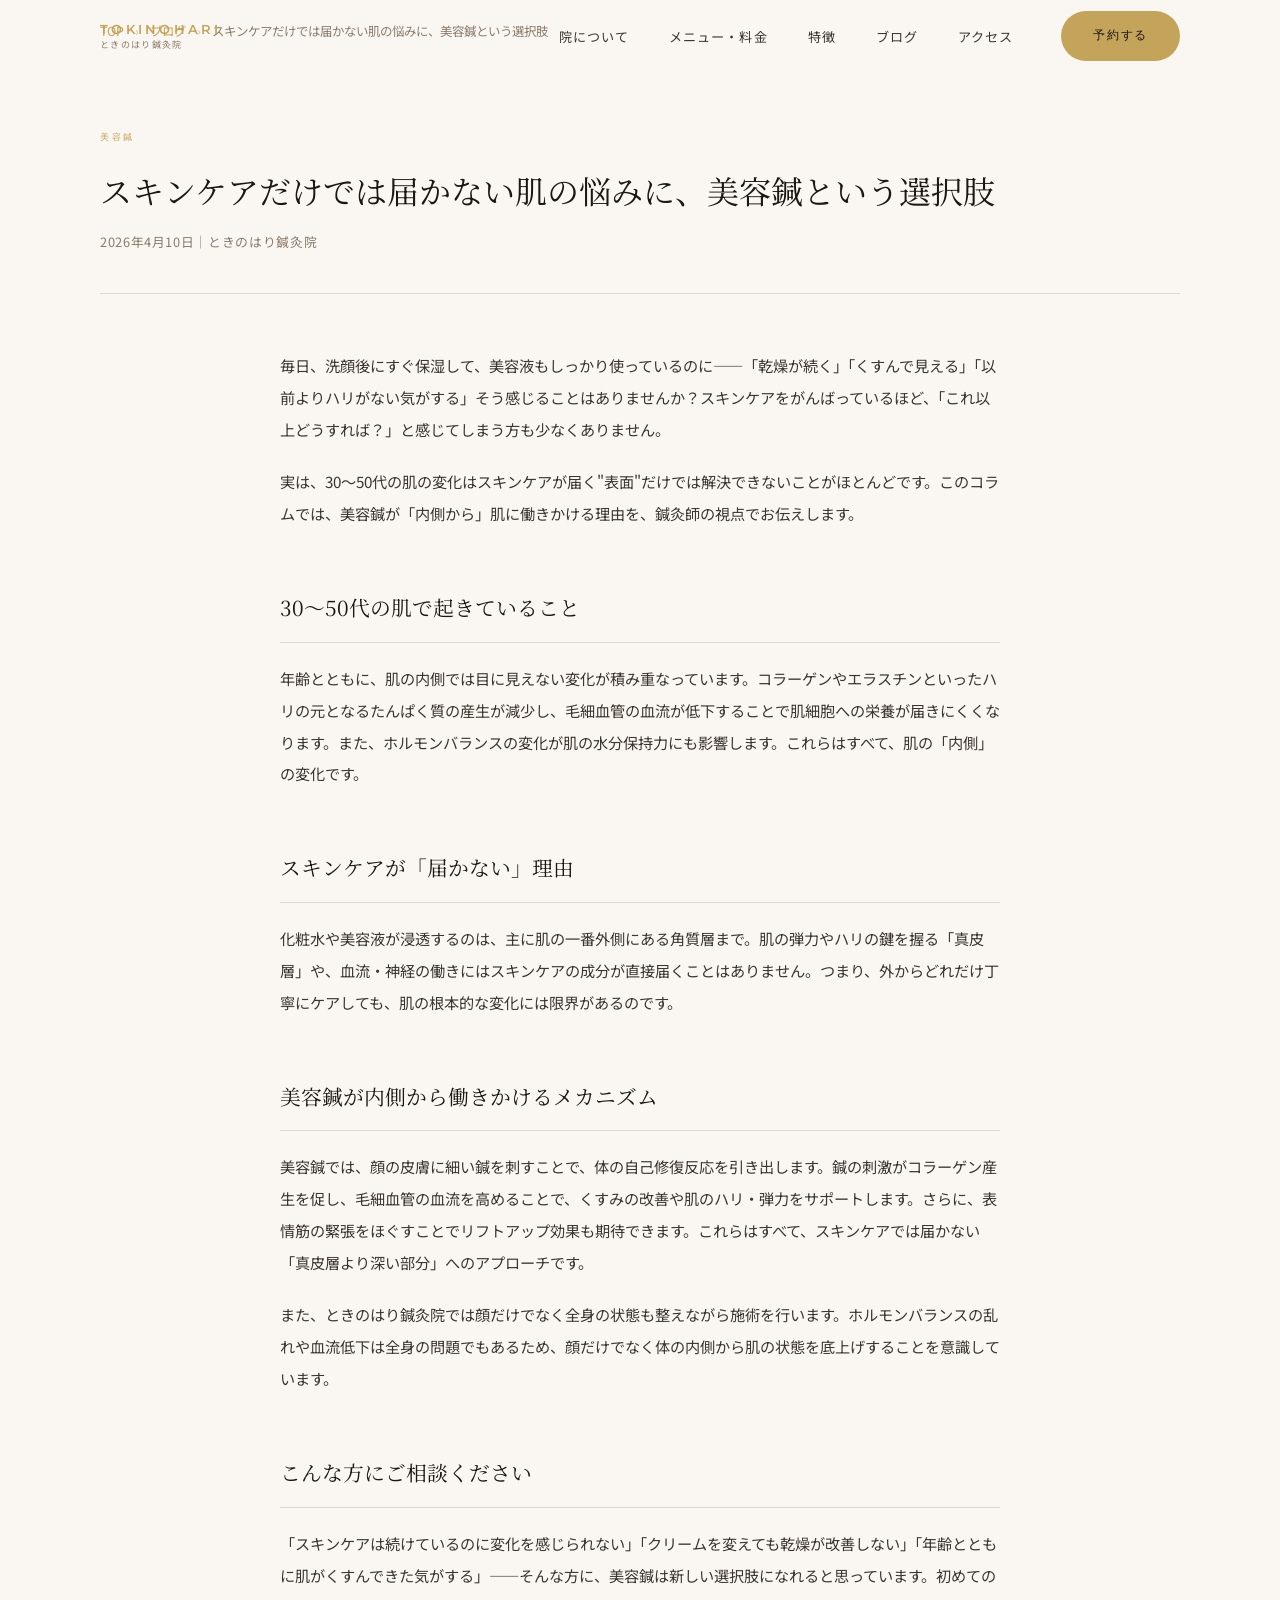
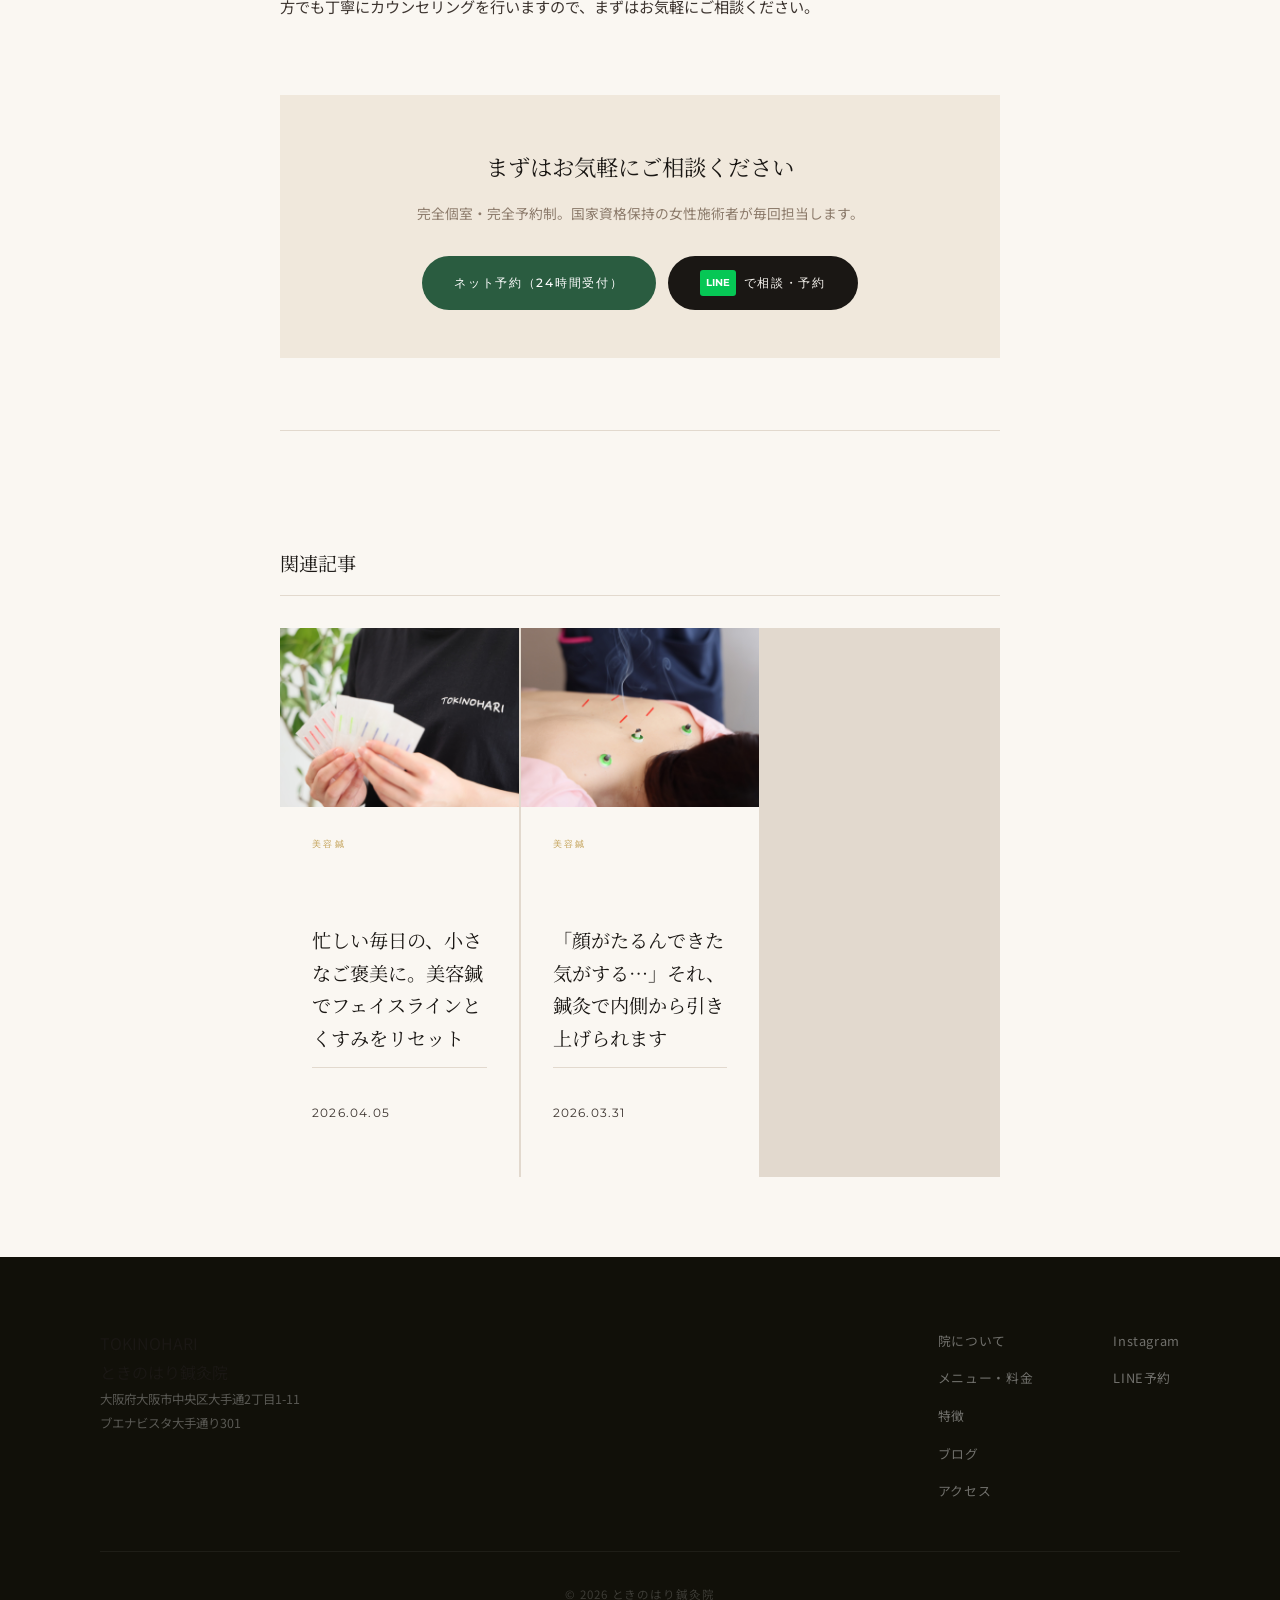
<file: blog/biyoshin-20260410.html>
<!DOCTYPE html>
<html lang="ja">
<head>
  <meta charset="UTF-8">
  <meta name="viewport" content="width=device-width, initial-scale=1.0">

  <title>スキンケアだけでは届かない肌の悩みに、美容鍼という選択肢｜大阪・天満橋 ときのはり鍼灸院</title>
  <meta name="description" content="丁寧にスキンケアしているのに乾燥・くすみ・ハリ不足が続く30〜50代の方へ。美容鍼が肌の内側（血流・コラーゲン産生・表情筋）から働きかけるメカニズムを、大阪・天満橋の女性鍼灸師が解説します。">
  <link rel="canonical" href="https://tokinohari.com/blog/biyoshin-20260410.html">

  <!-- OGP -->
  <meta property="og:title" content="スキンケアだけでは届かない肌の悩みに、美容鍼という選択肢｜大阪・天満橋 ときのはり鍼灸院">
  <meta property="og:description" content="乾燥・くすみ・ハリ不足が続く方へ。美容鍼が肌の内側から働きかけるメカニズムを解説します。">
  <meta property="og:url" content="https://tokinohari.com/blog/biyoshin-20260410.html">
  <meta property="og:image" content="https://tokinohari.com/images/tokinohari-naikan-detail01.jpg">
  <meta property="og:type" content="article">
  <meta property="og:locale" content="ja_JP">

  <!-- 構造化データ（Article） -->
  <script type="application/ld+json">
  {
    "@context": "https://schema.org",
    "@type": "BlogPosting",
    "headline": "スキンケアだけでは届かない肌の悩みに、美容鍼という選択肢",
    "datePublished": "2026-04-10",
    "dateModified": "2026-04-10",
    "author": {
      "@type": "Person",
      "name": "咲"
    },
    "publisher": {
      "@type": "Organization",
      "name": "ときのはり鍼灸院",
      "url": "https://tokinohari.com"
    },
    "description": "乾燥・くすみ・ハリ不足が続く方へ。美容鍼が肌の内側から働きかけるメカニズムを解説します。",
    "image": "https://tokinohari.com/images/tokinohari-naikan-detail01.jpg"
  }
  </script>

  <link rel="icon" type="image/svg+xml" href="../favicon.svg">
  <link rel="preconnect" href="https://fonts.googleapis.com">
  <link rel="preconnect" href="https://fonts.gstatic.com" crossorigin>
  <link href="https://fonts.googleapis.com/css2?family=Noto+Sans+JP:wght@300;400;500;700&family=Montserrat:wght@300;400;500;600&family=Noto+Serif+JP:wght@300;400&display=swap" rel="stylesheet">
  <link rel="stylesheet" href="../css/style.css">
</head>
<body>

  <!-- ヘッダー -->
  <header id="header">
    <div class="header-inner">
      <a href="../index.html" class="logo">
        <span class="logo-en">TOKINOHARI</span>
        <span class="logo-ja">ときのはり鍼灸院</span>
      </a>
      <nav class="nav-pc">
        <ul>
          <li><a href="../index.html#about">院について</a></li>
          <li><a href="../index.html#menu">メニュー・料金</a></li>
          <li><a href="../index.html#features">特徴</a></li>
          <li><a href="index.html">ブログ</a></li>
          <li><a href="../index.html#access">アクセス</a></li>
        </ul>
      </nav>
      <a href="https://beauty.hotpepper.jp/kr/slnH000764828/" target="_blank" rel="noopener" class="btn-reserve-header">予約する</a>
      <button class="hamburger" id="hamburger" aria-label="メニュー">
        <span></span><span></span><span></span>
      </button>
    </div>
    <nav class="nav-sp" id="navSp">
      <ul>
        <li><a href="../index.html#about" class="sp-link">院について</a></li>
        <li><a href="../index.html#menu" class="sp-link">メニュー・料金</a></li>
        <li><a href="../index.html#features" class="sp-link">特徴</a></li>
        <li><a href="index.html" class="sp-link">ブログ</a></li>
        <li><a href="../index.html#access" class="sp-link">アクセス</a></li>
        <li><a href="https://beauty.hotpepper.jp/kr/slnH000764828/" target="_blank" rel="noopener" class="sp-link sp-reserve">ネット予約</a></li>
      </ul>
    </nav>
  </header>

  <main>
    <div class="container">

      <!-- パンくずリスト -->
      <nav class="breadcrumb">
        <a href="../index.html">TOP</a>
        <span>›</span>
        <a href="index.html">ブログ</a>
        <span>›</span>
        スキンケアだけでは届かない肌の悩みに、美容鍼という選択肢
      </nav>

      <!-- 記事ヘッダー -->
      <div class="article-header">
        <span class="article-tag">美容鍼</span>
        <h1 class="article-title">スキンケアだけでは届かない肌の悩みに、美容鍼という選択肢</h1>
        <p class="article-meta">2026年4月10日｜ときのはり鍼灸院</p>
      </div>

      <!-- 記事本文 -->
      <article class="article-body">

        <p>毎日、洗顔後にすぐ保湿して、美容液もしっかり使っているのに——「乾燥が続く」「くすんで見える」「以前よりハリがない気がする」そう感じることはありませんか？スキンケアをがんばっているほど、「これ以上どうすれば？」と感じてしまう方も少なくありません。</p>

        <p>実は、30〜50代の肌の変化はスキンケアが届く"表面"だけでは解決できないことがほとんどです。このコラムでは、美容鍼が「内側から」肌に働きかける理由を、鍼灸師の視点でお伝えします。</p>

        <h2>30〜50代の肌で起きていること</h2>
        <p>年齢とともに、肌の内側では目に見えない変化が積み重なっています。コラーゲンやエラスチンといったハリの元となるたんぱく質の産生が減少し、毛細血管の血流が低下することで肌細胞への栄養が届きにくくなります。また、ホルモンバランスの変化が肌の水分保持力にも影響します。これらはすべて、肌の「内側」の変化です。</p>

        <h2>スキンケアが「届かない」理由</h2>
        <p>化粧水や美容液が浸透するのは、主に肌の一番外側にある角質層まで。肌の弾力やハリの鍵を握る「真皮層」や、血流・神経の働きにはスキンケアの成分が直接届くことはありません。つまり、外からどれだけ丁寧にケアしても、肌の根本的な変化には限界があるのです。</p>

        <h2>美容鍼が内側から働きかけるメカニズム</h2>
        <p>美容鍼では、顔の皮膚に細い鍼を刺すことで、体の自己修復反応を引き出します。鍼の刺激がコラーゲン産生を促し、毛細血管の血流を高めることで、くすみの改善や肌のハリ・弾力をサポートします。さらに、表情筋の緊張をほぐすことでリフトアップ効果も期待できます。これらはすべて、スキンケアでは届かない「真皮層より深い部分」へのアプローチです。</p>

        <p>また、ときのはり鍼灸院では顔だけでなく全身の状態も整えながら施術を行います。ホルモンバランスの乱れや血流低下は全身の問題でもあるため、顔だけでなく体の内側から肌の状態を底上げすることを意識しています。</p>

        <h2>こんな方にご相談ください</h2>
        <p>「スキンケアは続けているのに変化を感じられない」「クリームを変えても乾燥が改善しない」「年齢とともに肌がくすんできた気がする」——そんな方に、美容鍼は新しい選択肢になれると思っています。初めての方でも丁寧にカウンセリングを行いますので、まずはお気軽にご相談ください。</p>

        <!-- 記事内CTA -->
        <div class="article-cta">
          <h3>まずはお気軽にご相談ください</h3>
          <p>完全個室・完全予約制。国家資格保持の女性施術者が毎回担当します。</p>
          <div class="article-cta-btns">
            <a href="https://beauty.hotpepper.jp/kr/slnH000764828/" target="_blank" rel="noopener" class="btn-reserve btn-air">
              ネット予約（24時間受付）
            </a>
            <a href="https://lin.ee/5tpBmgf" target="_blank" rel="noopener" class="btn-reserve btn-line">
              <span class="btn-line-icon">LINE</span>で相談・予約
            </a>
          </div>
        </div>

        <!-- 関連記事 -->
        <div class="related-section">
          <h2>関連記事</h2>
          <div class="blog-grid">
            <article class="blog-card">
              <a href="biyoshin-20260405.html">
                <img src="../images/tokinohari-harikyu-tools.jpg" alt="美容鍼でフェイスラインとくすみをリセット" class="blog-img">
                <div class="blog-card-body">
                  <span class="blog-tag">美容鍼</span>
                  <h2>忙しい毎日の、小さなご褒美に。美容鍼でフェイスラインとくすみをリセット</h2>
                  <p class="blog-date">2026.04.05</p>
                </div>
              </a>
            </article>
            <article class="blog-card">
              <a href="biyoshin-20260331.html">
                <img src="../images/about.jpg" alt="鍼灸で内側から引き上げる美容鍼" class="blog-img">
                <div class="blog-card-body">
                  <span class="blog-tag">美容鍼</span>
                  <h2>「顔がたるんできた気がする…」それ、鍼灸で内側から引き上げられます</h2>
                  <p class="blog-date">2026.03.31</p>
                </div>
              </a>
            </article>
          </div>
        </div>

      </article>
    </div>
  </main>

  <!-- フッター -->
  <footer class="footer">
    <div class="container">
      <div class="footer-inner">
        <div class="footer-brand">
          <p class="footer-logo-en">TOKINOHARI</p>
          <p class="footer-logo-ja">ときのはり鍼灸院</p>
          <p class="footer-address">大阪府大阪市中央区大手通2丁目1-11<br>ブエナビスタ大手通り301</p>
        </div>
        <nav class="footer-nav">
          <a href="../index.html#about">院について</a>
          <a href="../index.html#menu">メニュー・料金</a>
          <a href="../index.html#features">特徴</a>
          <a href="index.html">ブログ</a>
          <a href="../index.html#access">アクセス</a>
        </nav>
        <div class="footer-sns">
          <a href="https://www.instagram.com/sakiko.tokinohari/" target="_blank" rel="noopener">Instagram</a>
          <a href="https://lin.ee/5tpBmgf" target="_blank" rel="noopener">LINE予約</a>
        </div>
      </div>
      <p class="footer-copy">© 2026 ときのはり鍼灸院</p>
    </div>
  </footer>

  <!-- 固定ボタン（スマホ） -->
  <div class="float-btns">
    <a href="https://beauty.hotpepper.jp/kr/slnH000764828/" target="_blank" rel="noopener" class="float-btn float-btn-air">
      ネット予約
    </a>
    <a href="https://lin.ee/5tpBmgf" target="_blank" rel="noopener" class="float-btn float-btn-line">
      <span class="btn-line-icon">LINE</span>予約
    </a>
  </div>

  <script src="../js/main.js"></script>
</body>
</html>
</file>
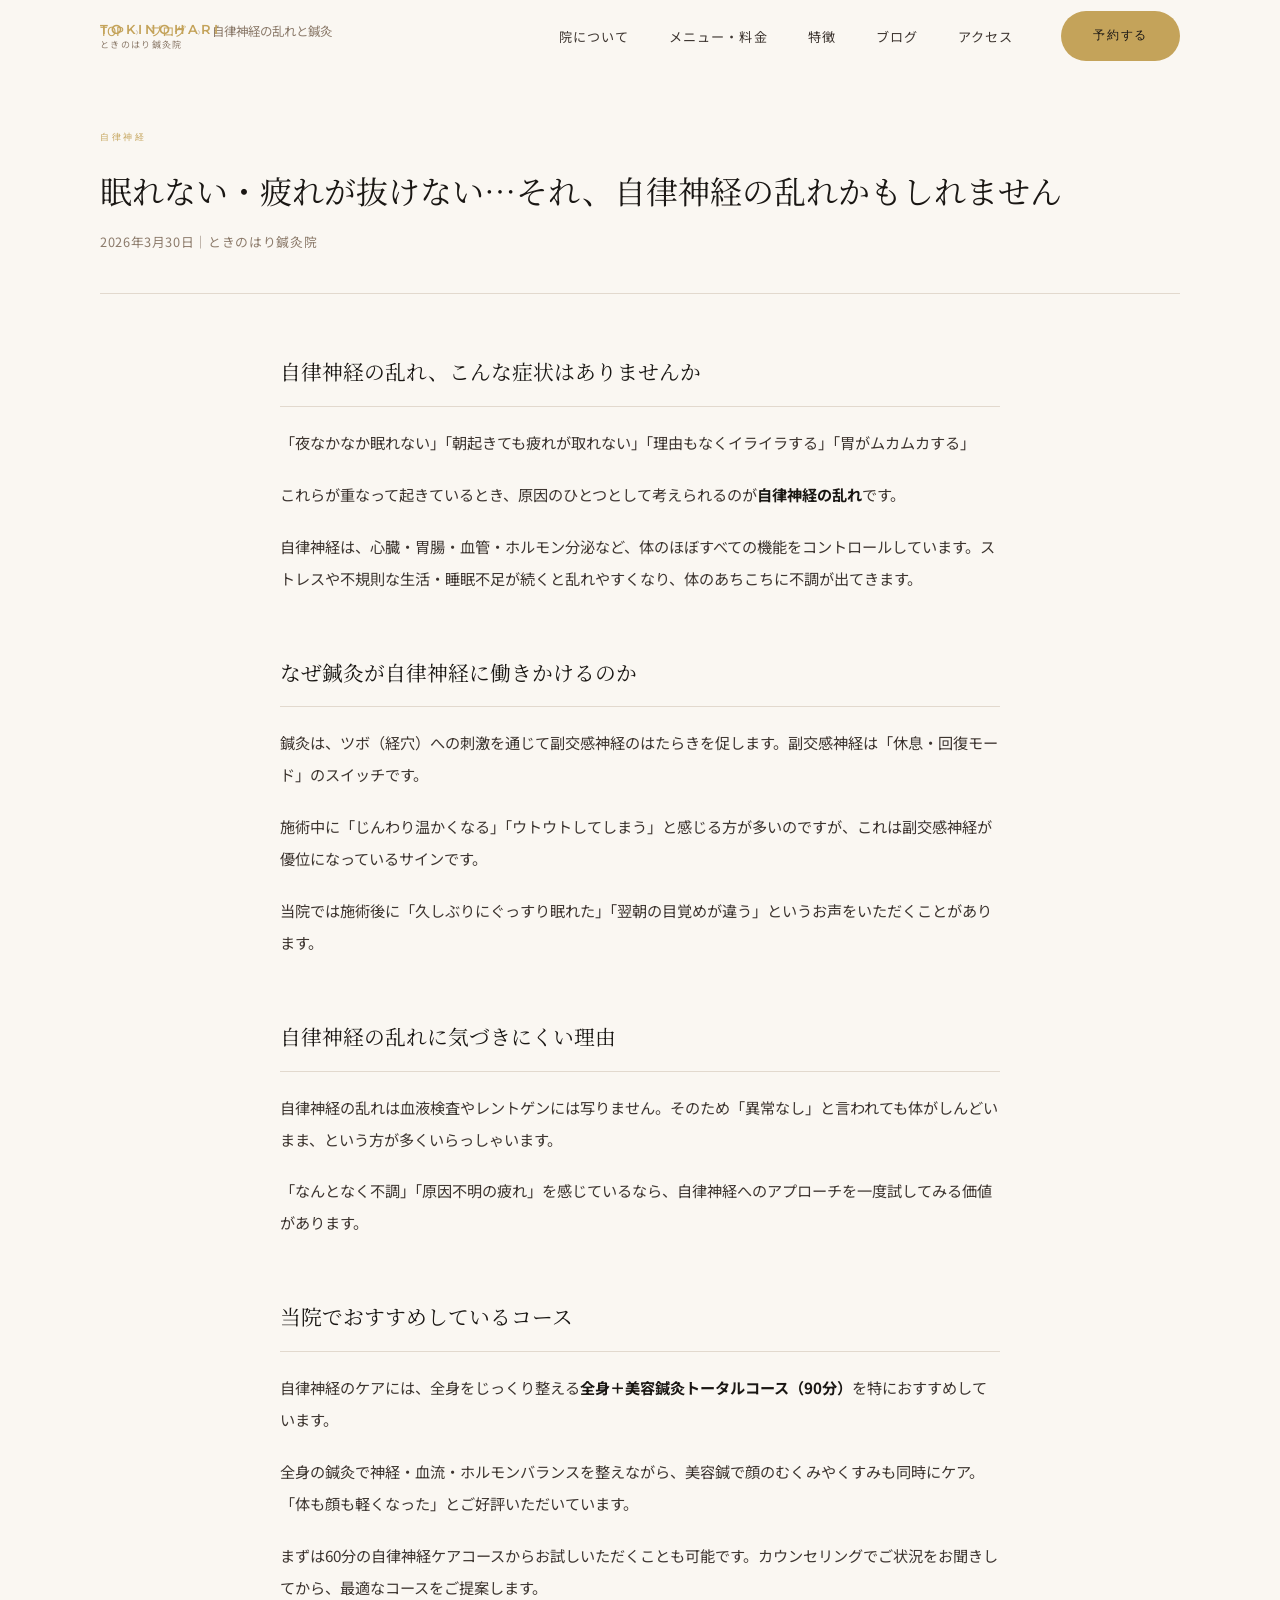
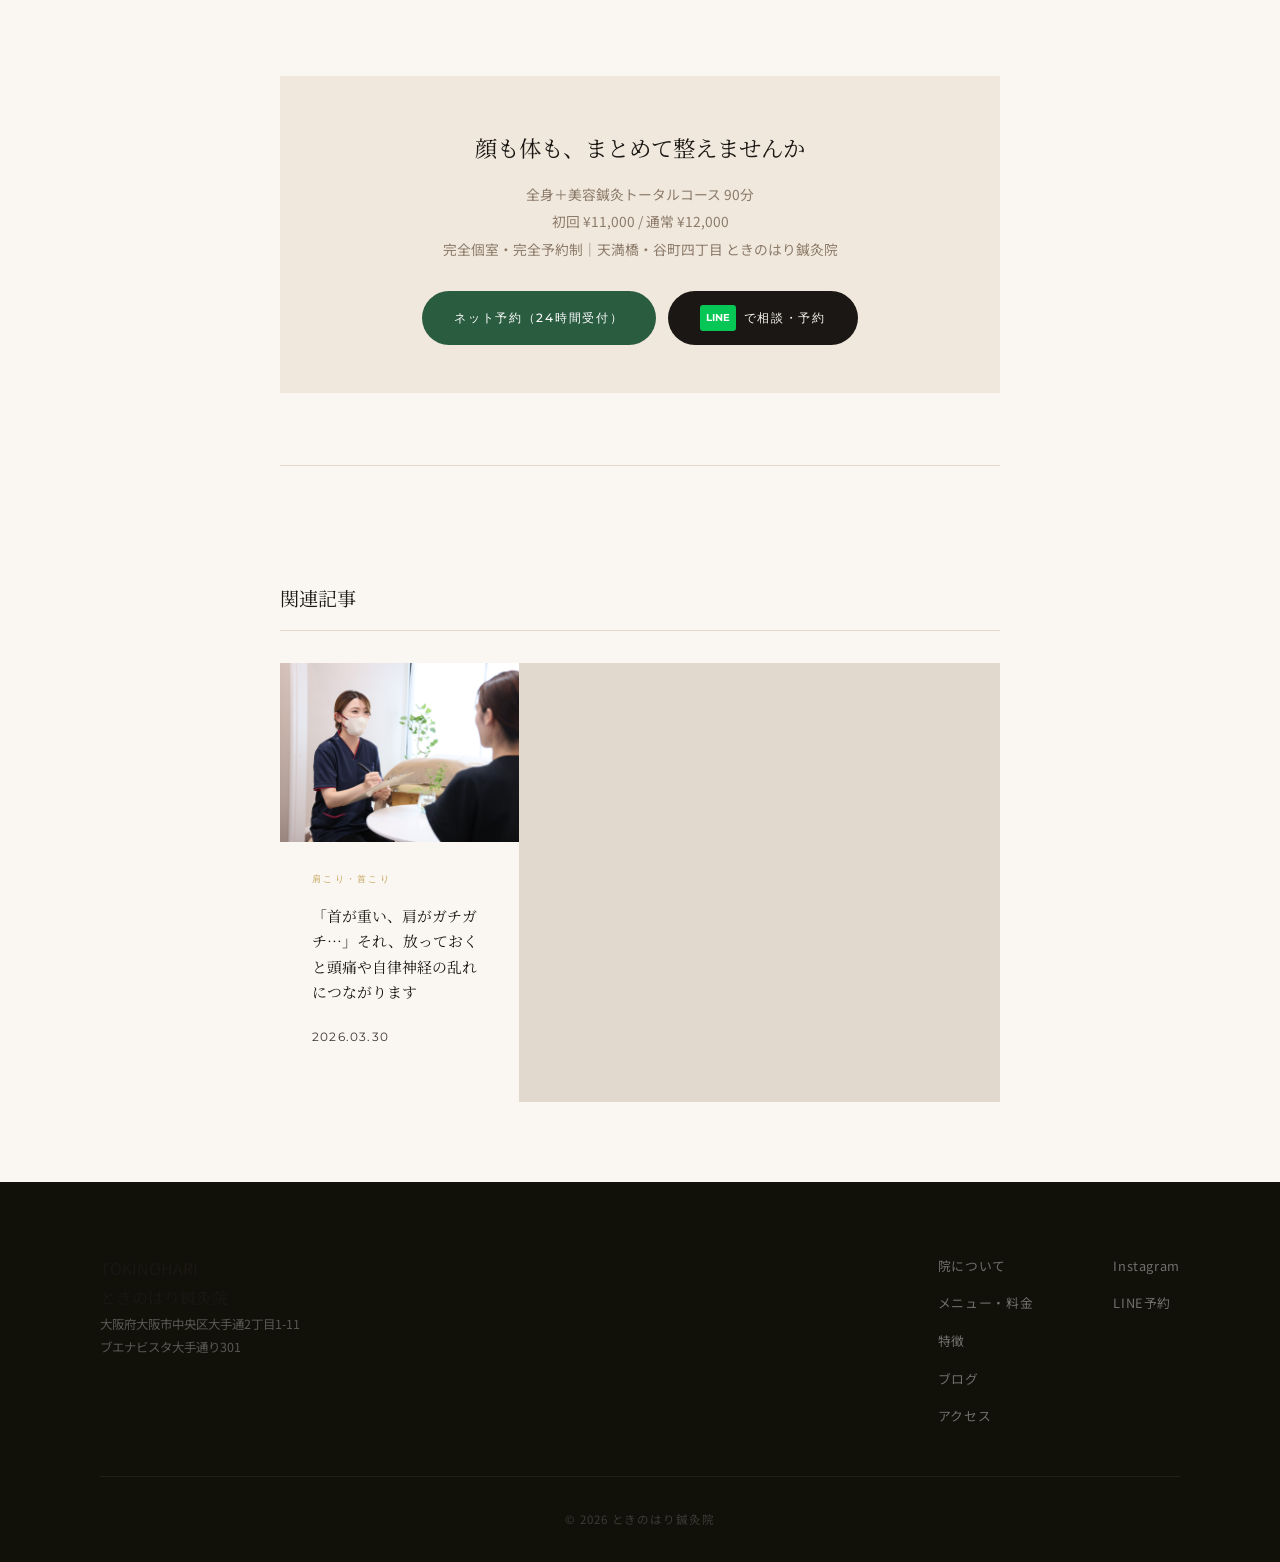
<file: blog/jiritsushinkei-20260330.html>
<!DOCTYPE html>
<html lang="ja">
<head>
  <meta charset="UTF-8">
  <meta name="viewport" content="width=device-width, initial-scale=1.0">
  <title>眠れない・疲れが抜けない…それ、自律神経の乱れかもしれません｜ときのはり鍼灸院</title>
  <meta name="description" content="不眠・朝の疲れ・イライラ・胃の不調が重なるとき、自律神経の乱れが原因かもしれません。大阪・天満橋の女性専用鍼灸院が、鍼灸で自律神経を整えるしくみをわかりやすく解説します。">
  <link rel="canonical" href="https://tokinohari.com/blog/jiritsushinkei-20260330.html">

  <meta property="og:title" content="眠れない・疲れが抜けない…それ、自律神経の乱れかもしれません｜ときのはり鍼灸院">
  <meta property="og:description" content="不眠・朝の疲れ・イライラ・胃の不調が重なるとき、自律神経の乱れが原因かもしれません。天満橋・谷町四丁目の女性専用鍼灸院が解説します。">
  <meta property="og:url" content="https://tokinohari.com/blog/jiritsushinkei-20260330.html">
  <meta property="og:image" content="https://tokinohari.com/images/room.jpg">
  <meta property="og:type" content="article">
  <meta property="og:locale" content="ja_JP">

  <script type="application/ld+json">
  {
    "@context": "https://schema.org",
    "@type": "BlogPosting",
    "headline": "眠れない・疲れが抜けない…それ、自律神経の乱れかもしれません",
    "datePublished": "2026-03-30",
    "dateModified": "2026-03-30",
    "author": { "@type": "Person", "name": "咲" },
    "publisher": {
      "@type": "Organization",
      "name": "ときのはり鍼灸院",
      "url": "https://tokinohari.com"
    },
    "description": "不眠・朝の疲れ・イライラ・胃の不調が重なるとき、自律神経の乱れが原因かもしれません。鍼灸で自律神経を整えるしくみを解説します。",
    "image": "https://tokinohari.com/images/room.jpg"
  }
  </script>

  <link rel="icon" type="image/svg+xml" href="../favicon.svg">
  <link rel="preconnect" href="https://fonts.googleapis.com">
  <link rel="preconnect" href="https://fonts.gstatic.com" crossorigin>
  <link href="https://fonts.googleapis.com/css2?family=Noto+Sans+JP:wght@300;400;500;700&family=Montserrat:wght@300;400;500;600&family=Noto+Serif+JP:wght@300;400&display=swap" rel="stylesheet">
  <link rel="stylesheet" href="../css/style.css">
</head>
<body>

  <header id="header">
    <div class="header-inner">
      <a href="../index.html" class="logo">
        <span class="logo-en">TOKINOHARI</span>
        <span class="logo-ja">ときのはり鍼灸院</span>
      </a>
      <nav class="nav-pc">
        <ul>
          <li><a href="../index.html#about">院について</a></li>
          <li><a href="../index.html#menu">メニュー・料金</a></li>
          <li><a href="../index.html#features">特徴</a></li>
          <li><a href="index.html">ブログ</a></li>
          <li><a href="../index.html#access">アクセス</a></li>
        </ul>
      </nav>
      <a href="https://airrsv.net/tokinohari/calendar" target="_blank" rel="noopener" class="btn-reserve-header">予約する</a>
      <button class="hamburger" id="hamburger" aria-label="メニュー">
        <span></span><span></span><span></span>
      </button>
    </div>
    <nav class="nav-sp" id="navSp">
      <ul>
        <li><a href="../index.html#about" class="sp-link">院について</a></li>
        <li><a href="../index.html#menu" class="sp-link">メニュー・料金</a></li>
        <li><a href="../index.html#features" class="sp-link">特徴</a></li>
        <li><a href="index.html" class="sp-link">ブログ</a></li>
        <li><a href="../index.html#access" class="sp-link">アクセス</a></li>
        <li><a href="https://airrsv.net/tokinohari/calendar" target="_blank" rel="noopener" class="sp-link sp-reserve">ネット予約</a></li>
      </ul>
    </nav>
  </header>

  <main>
    <div class="container">

      <nav class="breadcrumb">
        <a href="../index.html">TOP</a>
        <span>›</span>
        <a href="index.html">ブログ</a>
        <span>›</span>
        自律神経の乱れと鍼灸
      </nav>

      <div class="article-header">
        <span class="article-tag">自律神経</span>
        <h1 class="article-title">眠れない・疲れが抜けない…それ、自律神経の乱れかもしれません</h1>
        <p class="article-meta">2026年3月30日｜ときのはり鍼灸院</p>
      </div>

      <article class="article-body">

        <h2>自律神経の乱れ、こんな症状はありませんか</h2>

        <p>「夜なかなか眠れない」「朝起きても疲れが取れない」「理由もなくイライラする」「胃がムカムカする」</p>

        <p>これらが重なって起きているとき、原因のひとつとして考えられるのが<strong>自律神経の乱れ</strong>です。</p>

        <p>自律神経は、心臓・胃腸・血管・ホルモン分泌など、体のほぼすべての機能をコントロールしています。ストレスや不規則な生活・睡眠不足が続くと乱れやすくなり、体のあちこちに不調が出てきます。</p>

        <h2>なぜ鍼灸が自律神経に働きかけるのか</h2>

        <p>鍼灸は、ツボ（経穴）への刺激を通じて副交感神経のはたらきを促します。副交感神経は「休息・回復モード」のスイッチです。</p>

        <p>施術中に「じんわり温かくなる」「ウトウトしてしまう」と感じる方が多いのですが、これは副交感神経が優位になっているサインです。</p>

        <p>当院では施術後に「久しぶりにぐっすり眠れた」「翌朝の目覚めが違う」というお声をいただくことがあります。</p>

        <h2>自律神経の乱れに気づきにくい理由</h2>

        <p>自律神経の乱れは血液検査やレントゲンには写りません。そのため「異常なし」と言われても体がしんどいまま、という方が多くいらっしゃいます。</p>

        <p>「なんとなく不調」「原因不明の疲れ」を感じているなら、自律神経へのアプローチを一度試してみる価値があります。</p>

        <h2>当院でおすすめしているコース</h2>

        <p>自律神経のケアには、全身をじっくり整える<strong>全身＋美容鍼灸トータルコース（90分）</strong>を特におすすめしています。</p>

        <p>全身の鍼灸で神経・血流・ホルモンバランスを整えながら、美容鍼で顔のむくみやくすみも同時にケア。「体も顔も軽くなった」とご好評いただいています。</p>

        <p>まずは60分の自律神経ケアコースからお試しいただくことも可能です。カウンセリングでご状況をお聞きしてから、最適なコースをご提案します。</p>

        <div class="article-cta">
          <h3>顔も体も、まとめて整えませんか</h3>
          <p>全身＋美容鍼灸トータルコース 90分<br>初回 ¥11,000 / 通常 ¥12,000<br>完全個室・完全予約制｜天満橋・谷町四丁目 ときのはり鍼灸院</p>
          <div class="article-cta-btns">
            <a href="https://airrsv.net/tokinohari/calendar" target="_blank" rel="noopener" class="btn-reserve btn-air">
              ネット予約（24時間受付）
            </a>
            <a href="https://lin.ee/5tpBmgf" target="_blank" rel="noopener" class="btn-reserve btn-line">
              <span class="btn-line-icon">LINE</span>で相談・予約
            </a>
          </div>
        </div>

        <div class="related-section">
          <h2>関連記事</h2>
          <div class="blog-grid">
            <article class="blog-card">
              <a href="kata-kori-20260330.html">
                <img src="../images/counseling.jpg" alt="首肩こり鍼灸" class="blog-img">
                <div class="blog-card-body">
                  <span class="blog-tag">肩こり・首こり</span>
                  <h3>「首が重い、肩がガチガチ…」それ、放っておくと頭痛や自律神経の乱れにつながります</h3>
                  <p class="blog-date">2026.03.30</p>
                </div>
              </a>
            </article>
          </div>
        </div>

      </article>
    </div>
  </main>

  <footer class="footer">
    <div class="container">
      <div class="footer-inner">
        <div class="footer-brand">
          <p class="footer-logo-en">TOKINOHARI</p>
          <p class="footer-logo-ja">ときのはり鍼灸院</p>
          <p class="footer-address">大阪府大阪市中央区大手通2丁目1-11<br>ブエナビスタ大手通り301</p>
        </div>
        <nav class="footer-nav">
          <a href="../index.html#about">院について</a>
          <a href="../index.html#menu">メニュー・料金</a>
          <a href="../index.html#features">特徴</a>
          <a href="index.html">ブログ</a>
          <a href="../index.html#access">アクセス</a>
        </nav>
        <div class="footer-sns">
          <a href="https://www.instagram.com/sakiko.tokinohari/" target="_blank" rel="noopener">Instagram</a>
          <a href="https://lin.ee/5tpBmgf" target="_blank" rel="noopener">LINE予約</a>
        </div>
      </div>
      <p class="footer-copy">© 2026 ときのはり鍼灸院</p>
    </div>
  </footer>

  <div class="float-btns">
    <a href="https://airrsv.net/tokinohari/calendar" target="_blank" rel="noopener" class="float-btn float-btn-air">ネット予約</a>
    <a href="https://lin.ee/5tpBmgf" target="_blank" rel="noopener" class="float-btn float-btn-line">
      <span class="btn-line-icon">LINE</span>予約
    </a>
  </div>

  <script src="../js/main.js"></script>
</body>
</html>
</file>
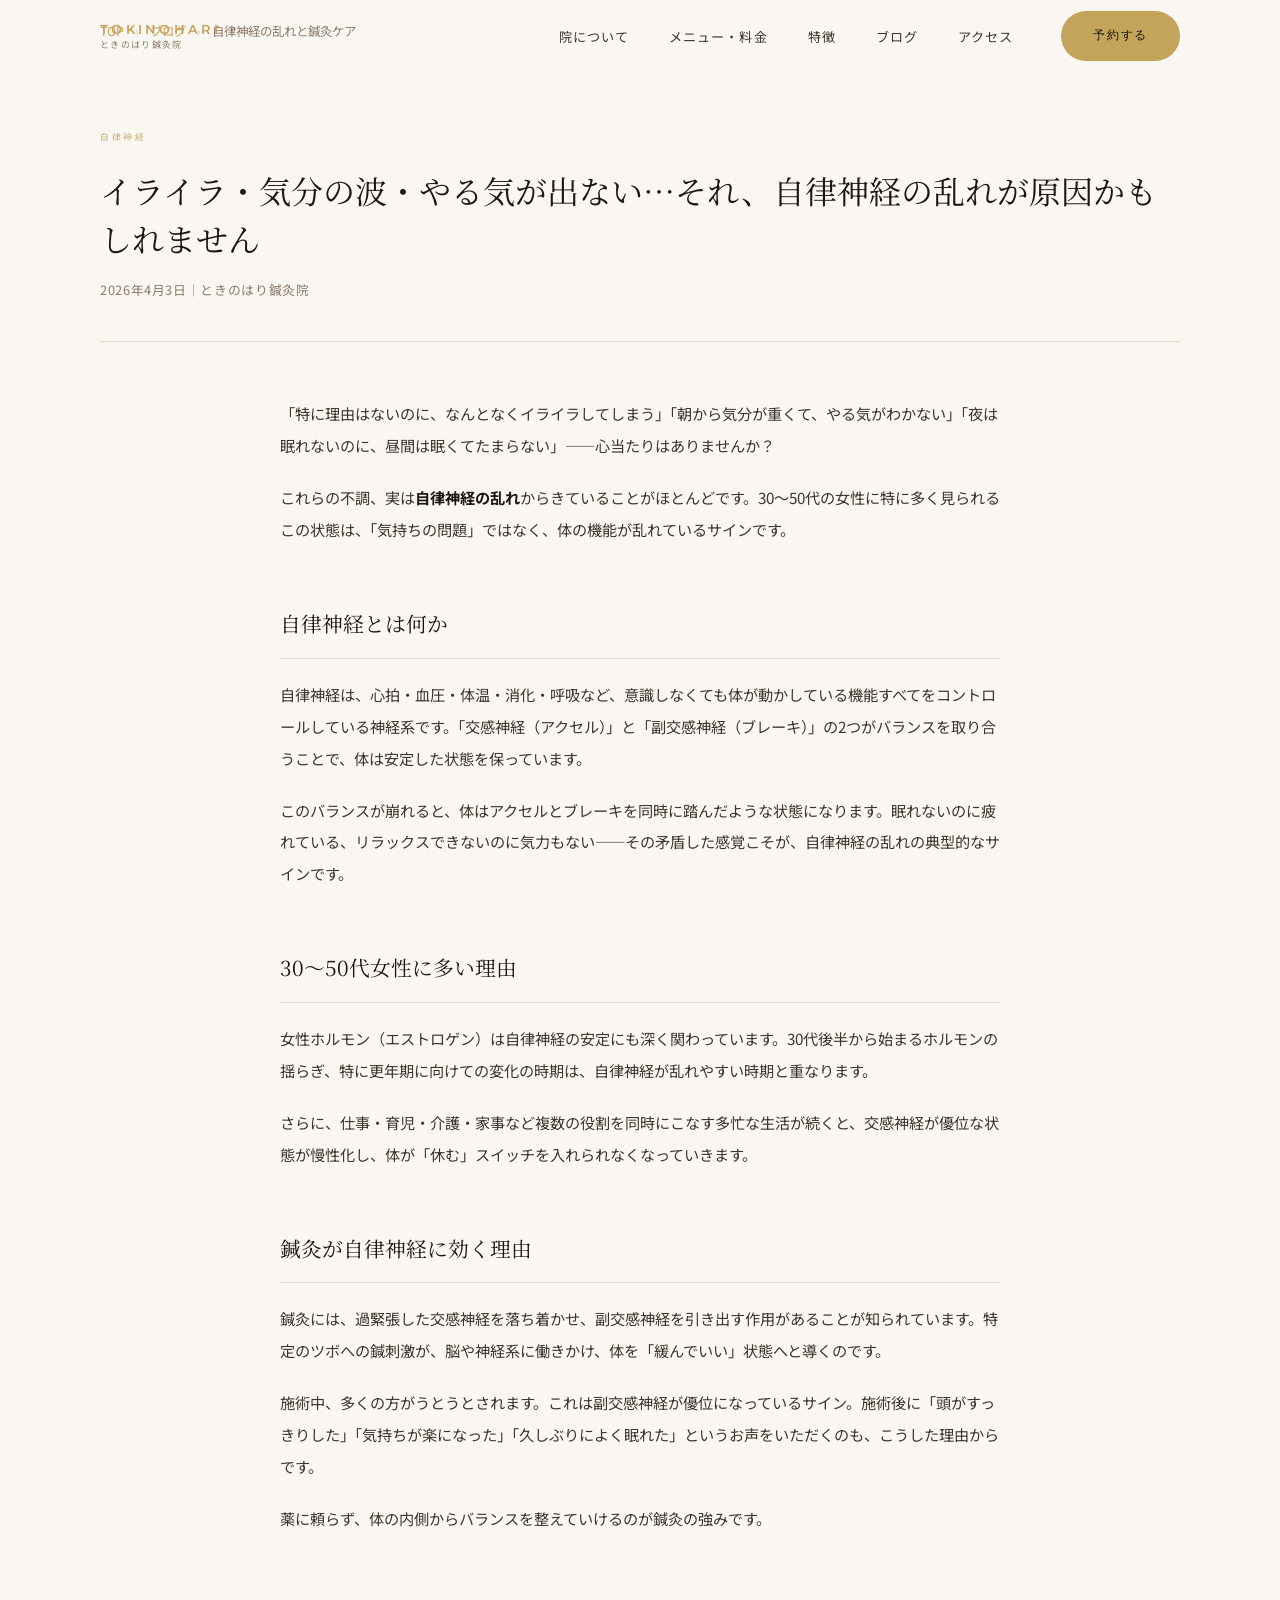
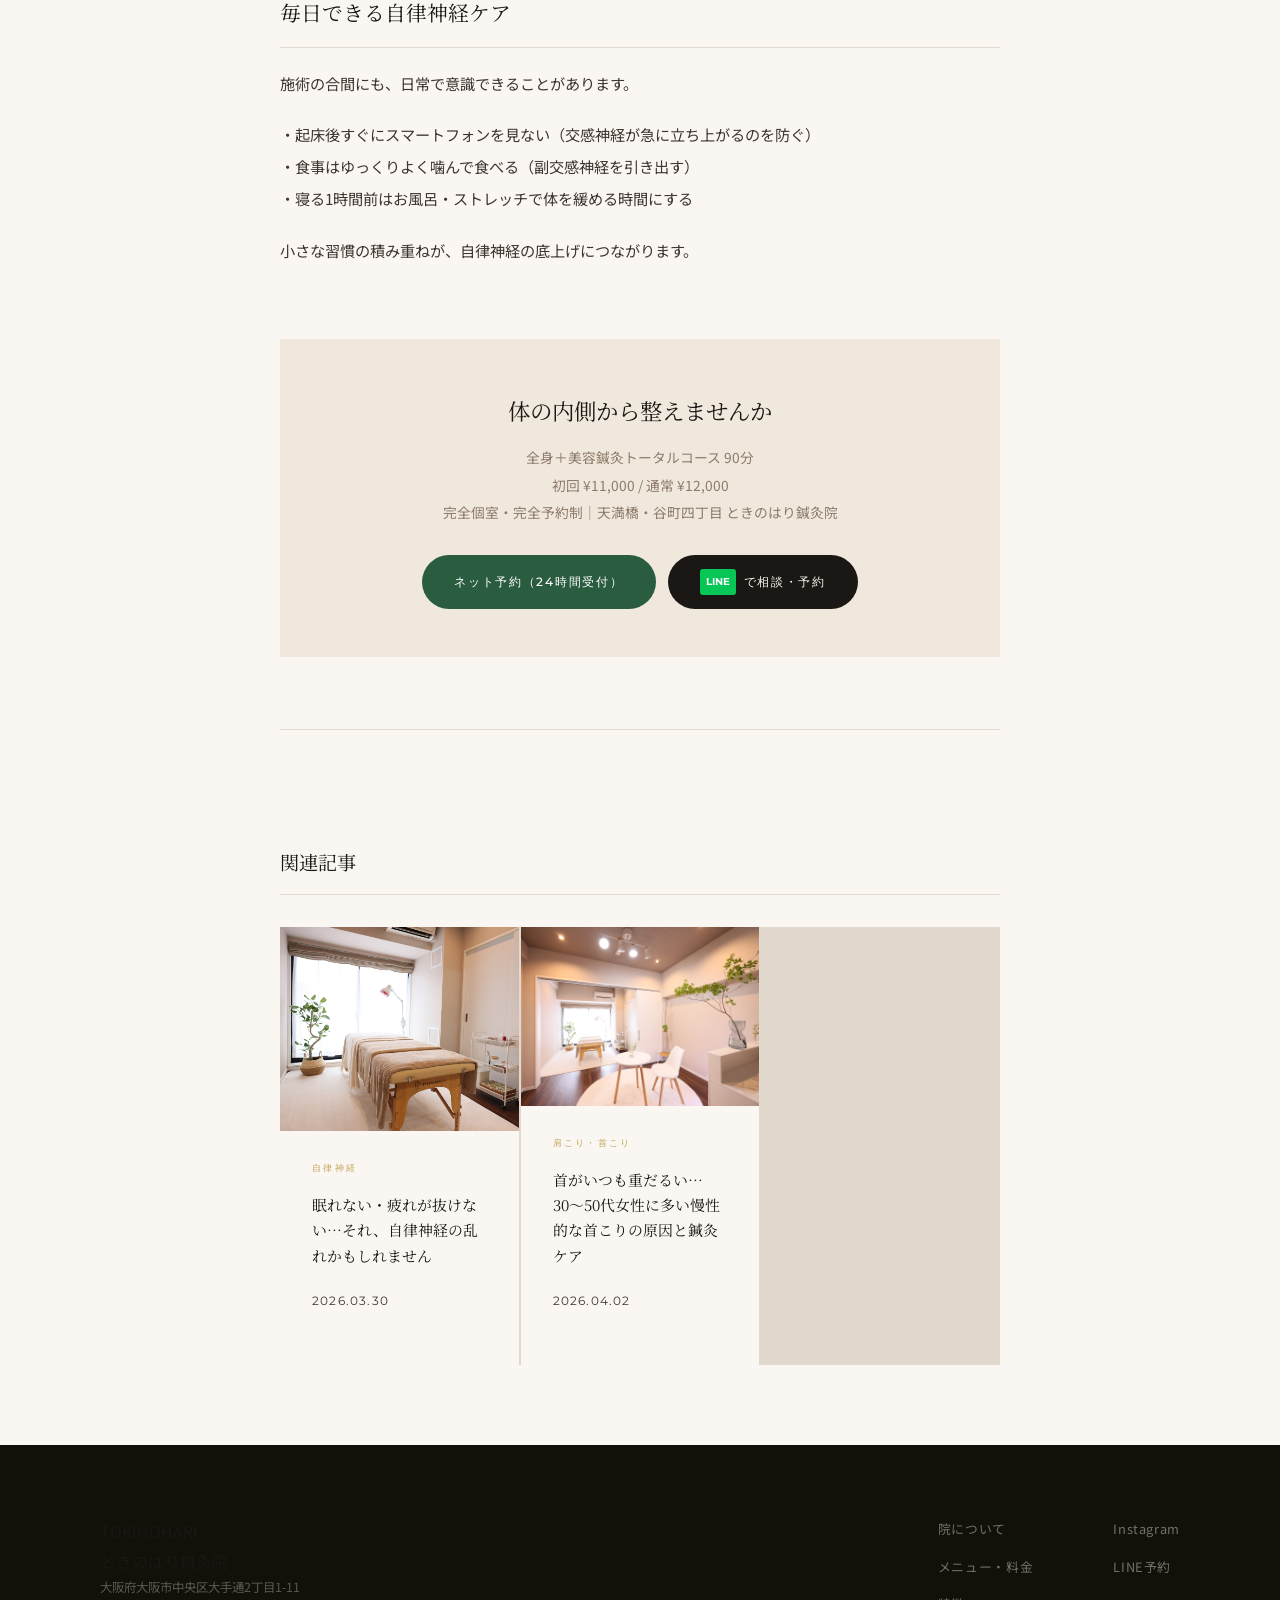
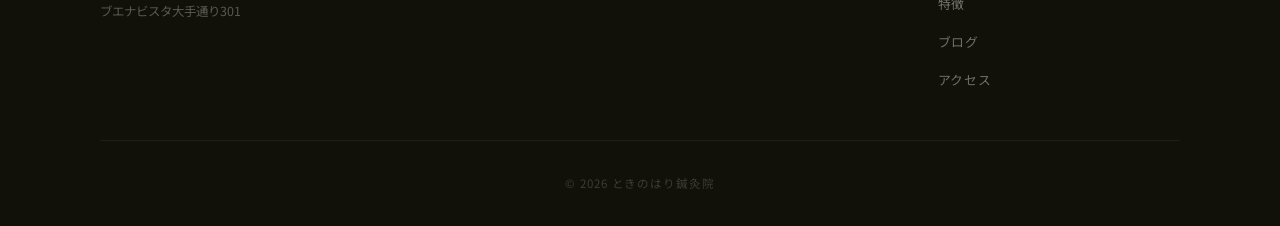
<file: blog/jiritsushinkei-20260403.html>
<!DOCTYPE html>
<html lang="ja">
<head>
  <meta charset="UTF-8">
  <meta name="viewport" content="width=device-width, initial-scale=1.0">
  <title>イライラ・気分の波・やる気が出ない…それ、自律神経の乱れが原因かもしれません｜ときのはり鍼灸院</title>
  <meta name="description" content="理由もなくイライラする、気分の波が激しい、なんとなく体がだるい。30〜50代女性に多いこれらの不調は自律神経の乱れが原因のことがほとんど。鍼灸による自律神経ケアを大阪・天満橋の女性専用鍼灸院が解説します。">
  <link rel="canonical" href="https://tokinohari.com/blog/jiritsushinkei-20260403.html">

  <meta property="og:title" content="イライラ・気分の波・やる気が出ない…それ、自律神経の乱れが原因かもしれません｜ときのはり鍼灸院">
  <meta property="og:description" content="理由のないイライラ・気分の波・だるさは自律神経の乱れのサイン。鍼灸による整え方を解説します。">
  <meta property="og:url" content="https://tokinohari.com/blog/jiritsushinkei-20260403.html">
  <meta property="og:image" content="https://tokinohari.com/images/tokinohari-atmosphere-calm.jpg">
  <meta property="og:type" content="article">
  <meta property="og:locale" content="ja_JP">

  <script type="application/ld+json">
  {
    "@context": "https://schema.org",
    "@type": "BlogPosting",
    "headline": "イライラ・気分の波・やる気が出ない…それ、自律神経の乱れが原因かもしれません",
    "datePublished": "2026-04-03",
    "dateModified": "2026-04-03",
    "author": { "@type": "Person", "name": "咲" },
    "publisher": {
      "@type": "Organization",
      "name": "ときのはり鍼灸院",
      "url": "https://tokinohari.com"
    },
    "description": "理由のないイライラ・気分の波・だるさは自律神経の乱れのサイン。鍼灸による整え方を解説します。",
    "image": "https://tokinohari.com/images/tokinohari-atmosphere-calm.jpg"
  }
  </script>

  <link rel="icon" type="image/svg+xml" href="../favicon.svg">
  <link rel="preconnect" href="https://fonts.googleapis.com">
  <link rel="preconnect" href="https://fonts.gstatic.com" crossorigin>
  <link href="https://fonts.googleapis.com/css2?family=Noto+Sans+JP:wght@300;400;500;700&family=Montserrat:wght@300;400;500;600&family=Noto+Serif+JP:wght@300;400&display=swap" rel="stylesheet">
  <link rel="stylesheet" href="../css/style.css">
</head>
<body>

  <header id="header">
    <div class="header-inner">
      <a href="../index.html" class="logo">
        <span class="logo-en">TOKINOHARI</span>
        <span class="logo-ja">ときのはり鍼灸院</span>
      </a>
      <nav class="nav-pc">
        <ul>
          <li><a href="../index.html#about">院について</a></li>
          <li><a href="../index.html#menu">メニュー・料金</a></li>
          <li><a href="../index.html#features">特徴</a></li>
          <li><a href="index.html">ブログ</a></li>
          <li><a href="../index.html#access">アクセス</a></li>
        </ul>
      </nav>
      <a href="https://beauty.hotpepper.jp/kr/slnH000764828/" target="_blank" rel="noopener" class="btn-reserve-header">予約する</a>
      <button class="hamburger" id="hamburger" aria-label="メニュー">
        <span></span><span></span><span></span>
      </button>
    </div>
    <nav class="nav-sp" id="navSp">
      <ul>
        <li><a href="../index.html#about" class="sp-link">院について</a></li>
        <li><a href="../index.html#menu" class="sp-link">メニュー・料金</a></li>
        <li><a href="../index.html#features" class="sp-link">特徴</a></li>
        <li><a href="index.html" class="sp-link">ブログ</a></li>
        <li><a href="../index.html#access" class="sp-link">アクセス</a></li>
        <li><a href="https://beauty.hotpepper.jp/kr/slnH000764828/" target="_blank" rel="noopener" class="sp-link sp-reserve">ネット予約</a></li>
      </ul>
    </nav>
  </header>

  <main>
    <div class="container">

      <nav class="breadcrumb">
        <a href="../index.html">TOP</a>
        <span>›</span>
        <a href="index.html">ブログ</a>
        <span>›</span>
        自律神経の乱れと鍼灸ケア
      </nav>

      <div class="article-header">
        <span class="article-tag">自律神経</span>
        <h1 class="article-title">イライラ・気分の波・やる気が出ない…それ、自律神経の乱れが原因かもしれません</h1>
        <p class="article-meta">2026年4月3日｜ときのはり鍼灸院</p>
      </div>

      <article class="article-body">

        <p>「特に理由はないのに、なんとなくイライラしてしまう」「朝から気分が重くて、やる気がわかない」「夜は眠れないのに、昼間は眠くてたまらない」——心当たりはありませんか？</p>

        <p>これらの不調、実は<strong>自律神経の乱れ</strong>からきていることがほとんどです。30〜50代の女性に特に多く見られるこの状態は、「気持ちの問題」ではなく、体の機能が乱れているサインです。</p>

        <h2>自律神経とは何か</h2>

        <p>自律神経は、心拍・血圧・体温・消化・呼吸など、意識しなくても体が動かしている機能すべてをコントロールしている神経系です。「交感神経（アクセル）」と「副交感神経（ブレーキ）」の2つがバランスを取り合うことで、体は安定した状態を保っています。</p>

        <p>このバランスが崩れると、体はアクセルとブレーキを同時に踏んだような状態になります。眠れないのに疲れている、リラックスできないのに気力もない——その矛盾した感覚こそが、自律神経の乱れの典型的なサインです。</p>

        <h2>30〜50代女性に多い理由</h2>

        <p>女性ホルモン（エストロゲン）は自律神経の安定にも深く関わっています。30代後半から始まるホルモンの揺らぎ、特に更年期に向けての変化の時期は、自律神経が乱れやすい時期と重なります。</p>

        <p>さらに、仕事・育児・介護・家事など複数の役割を同時にこなす多忙な生活が続くと、交感神経が優位な状態が慢性化し、体が「休む」スイッチを入れられなくなっていきます。</p>

        <h2>鍼灸が自律神経に効く理由</h2>

        <p>鍼灸には、過緊張した交感神経を落ち着かせ、副交感神経を引き出す作用があることが知られています。特定のツボへの鍼刺激が、脳や神経系に働きかけ、体を「緩んでいい」状態へと導くのです。</p>

        <p>施術中、多くの方がうとうとされます。これは副交感神経が優位になっているサイン。施術後に「頭がすっきりした」「気持ちが楽になった」「久しぶりによく眠れた」というお声をいただくのも、こうした理由からです。</p>

        <p>薬に頼らず、体の内側からバランスを整えていけるのが鍼灸の強みです。</p>

        <h2>毎日できる自律神経ケア</h2>

        <p>施術の合間にも、日常で意識できることがあります。</p>

        <p>・起床後すぐにスマートフォンを見ない（交感神経が急に立ち上がるのを防ぐ）<br>
        ・食事はゆっくりよく噛んで食べる（副交感神経を引き出す）<br>
        ・寝る1時間前はお風呂・ストレッチで体を緩める時間にする</p>

        <p>小さな習慣の積み重ねが、自律神経の底上げにつながります。</p>

        <div class="article-cta">
          <h3>体の内側から整えませんか</h3>
          <p>全身＋美容鍼灸トータルコース 90分<br>初回 ¥11,000 / 通常 ¥12,000<br>完全個室・完全予約制｜天満橋・谷町四丁目 ときのはり鍼灸院</p>
          <div class="article-cta-btns">
            <a href="https://beauty.hotpepper.jp/kr/slnH000764828/" target="_blank" rel="noopener" class="btn-reserve btn-air">
              ネット予約（24時間受付）
            </a>
            <a href="https://lin.ee/5tpBmgf" target="_blank" rel="noopener" class="btn-reserve btn-line">
              <span class="btn-line-icon">LINE</span>で相談・予約
            </a>
          </div>
        </div>

        <div class="related-section">
          <h2>関連記事</h2>
          <div class="blog-grid">
            <article class="blog-card">
              <a href="jiritsushinkei-20260330.html">
                <img src="../images/room.jpg" alt="自律神経と鍼灸" class="blog-img">
                <div class="blog-card-body">
                  <span class="blog-tag">自律神経</span>
                  <h3>眠れない・疲れが抜けない…それ、自律神経の乱れかもしれません</h3>
                  <p class="blog-date">2026.03.30</p>
                </div>
              </a>
            </article>
            <article class="blog-card">
              <a href="kata-kori-20260402.html">
                <img src="../images/hero.jpg" alt="慢性的な首こりと鍼灸" class="blog-img">
                <div class="blog-card-body">
                  <span class="blog-tag">肩こり・首こり</span>
                  <h3>首がいつも重だるい…30〜50代女性に多い慢性的な首こりの原因と鍼灸ケア</h3>
                  <p class="blog-date">2026.04.02</p>
                </div>
              </a>
            </article>
          </div>
        </div>

      </article>
    </div>
  </main>

  <footer class="footer">
    <div class="container">
      <div class="footer-inner">
        <div class="footer-brand">
          <p class="footer-logo-en">TOKINOHARI</p>
          <p class="footer-logo-ja">ときのはり鍼灸院</p>
          <p class="footer-address">大阪府大阪市中央区大手通2丁目1-11<br>ブエナビスタ大手通り301</p>
        </div>
        <nav class="footer-nav">
          <a href="../index.html#about">院について</a>
          <a href="../index.html#menu">メニュー・料金</a>
          <a href="../index.html#features">特徴</a>
          <a href="index.html">ブログ</a>
          <a href="../index.html#access">アクセス</a>
        </nav>
        <div class="footer-sns">
          <a href="https://www.instagram.com/sakiko.tokinohari/" target="_blank" rel="noopener">Instagram</a>
          <a href="https://lin.ee/5tpBmgf" target="_blank" rel="noopener">LINE予約</a>
        </div>
      </div>
      <p class="footer-copy">© 2026 ときのはり鍼灸院</p>
    </div>
  </footer>

  <div class="float-btns">
    <a href="https://beauty.hotpepper.jp/kr/slnH000764828/" target="_blank" rel="noopener" class="float-btn float-btn-air">ネット予約</a>
    <a href="https://lin.ee/5tpBmgf" target="_blank" rel="noopener" class="float-btn float-btn-line">
      <span class="btn-line-icon">LINE</span>予約
    </a>
  </div>

  <script src="../js/main.js"></script>
</body>
</html>
</file>
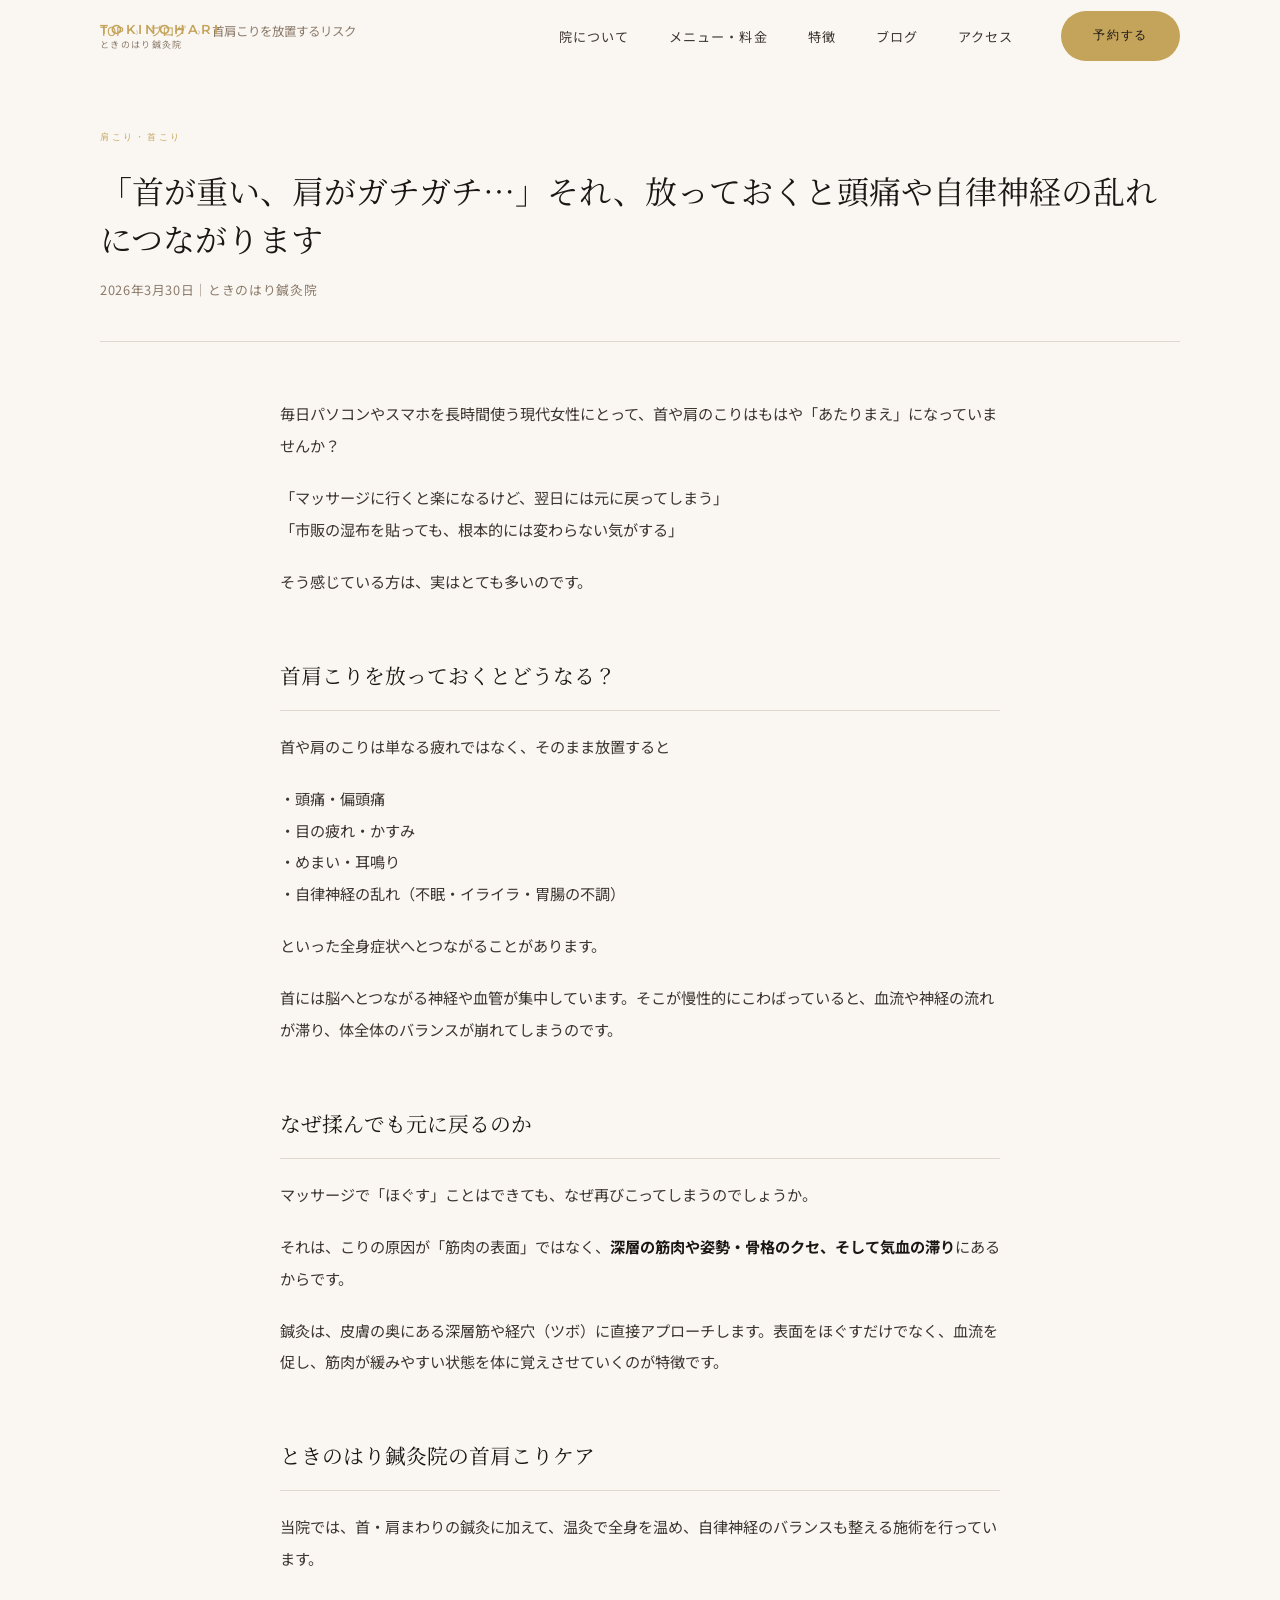
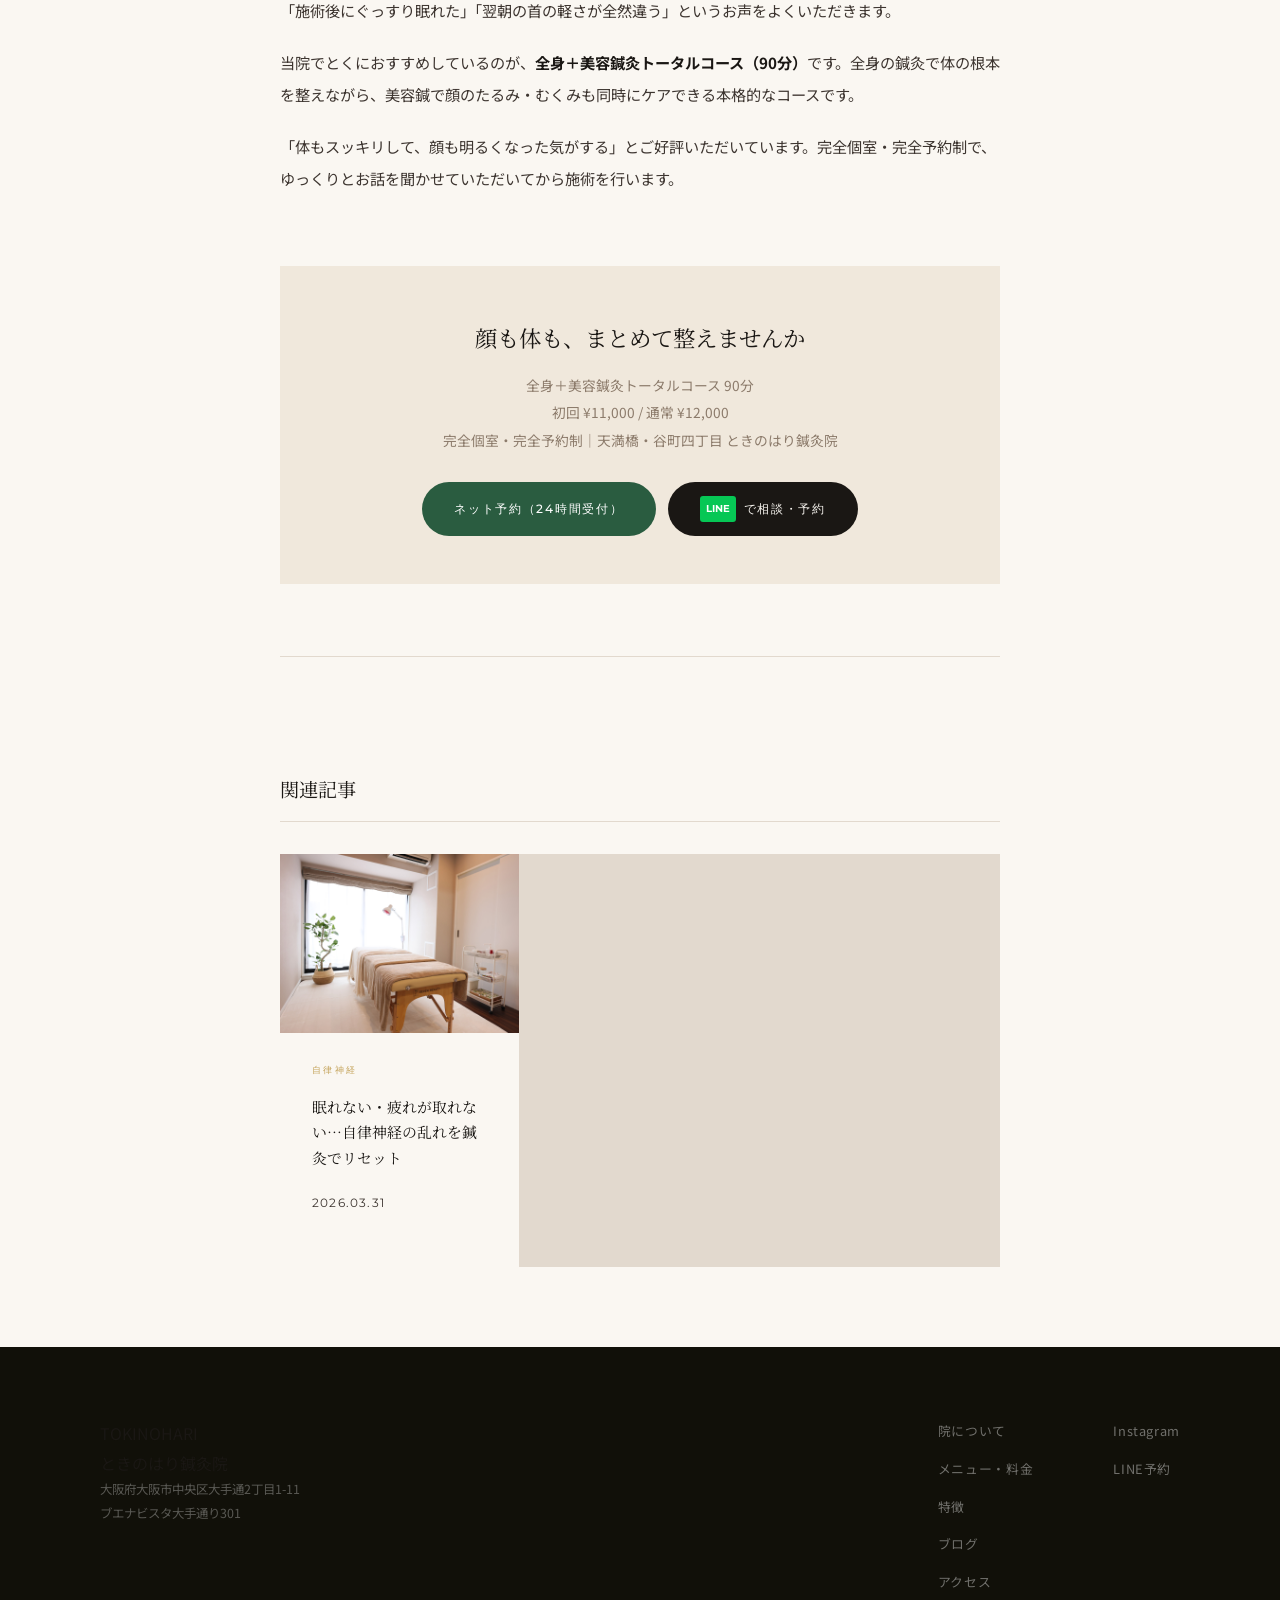
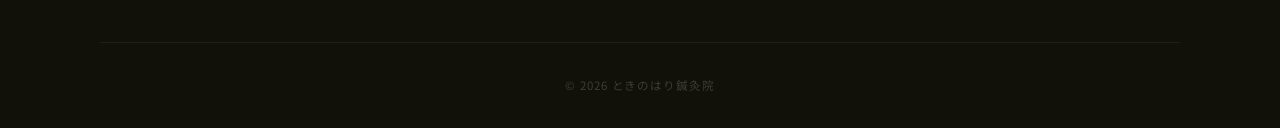
<file: blog/kata-kori-20260330.html>
<!DOCTYPE html>
<html lang="ja">
<head>
  <meta charset="UTF-8">
  <meta name="viewport" content="width=device-width, initial-scale=1.0">
  <title>首が重い・肩がガチガチ…放置すると頭痛や自律神経の乱れにつながります｜ときのはり鍼灸院</title>
  <meta name="description" content="デスクワークや育児で慢性化した首肩こり。揉んでも翌日元に戻るのには理由があります。鍼灸が深層筋・血流・自律神経にアプローチし、根本から改善するしくみを大阪・天満橋の女性専用鍼灸院が解説します。">
  <link rel="canonical" href="https://tokinohari.com/blog/kata-kori-20260330.html">

  <meta property="og:title" content="首が重い・肩がガチガチ…放置すると頭痛や自律神経の乱れにつながります｜ときのはり鍼灸院">
  <meta property="og:description" content="揉んでも翌日元に戻る肩こり、その理由と鍼灸でできること。大阪・天満橋の女性専用鍼灸院が解説します。">
  <meta property="og:url" content="https://tokinohari.com/blog/kata-kori-20260330.html">
  <meta property="og:image" content="https://tokinohari.com/images/counseling.jpg">
  <meta property="og:type" content="article">
  <meta property="og:locale" content="ja_JP">

  <script type="application/ld+json">
  {
    "@context": "https://schema.org",
    "@type": "BlogPosting",
    "headline": "首が重い・肩がガチガチ…放置すると頭痛や自律神経の乱れにつながります",
    "datePublished": "2026-03-30",
    "dateModified": "2026-03-30",
    "author": { "@type": "Person", "name": "咲" },
    "publisher": {
      "@type": "Organization",
      "name": "ときのはり鍼灸院",
      "url": "https://tokinohari.com"
    },
    "description": "デスクワークや育児で慢性化した首肩こりを根本から改善する鍼灸のしくみを解説します。",
    "image": "https://tokinohari.com/images/counseling.jpg"
  }
  </script>

  <link rel="icon" type="image/svg+xml" href="../favicon.svg">
  <link rel="preconnect" href="https://fonts.googleapis.com">
  <link rel="preconnect" href="https://fonts.gstatic.com" crossorigin>
  <link href="https://fonts.googleapis.com/css2?family=Noto+Sans+JP:wght@300;400;500;700&family=Montserrat:wght@300;400;500;600&family=Noto+Serif+JP:wght@300;400&display=swap" rel="stylesheet">
  <link rel="stylesheet" href="../css/style.css">
</head>
<body>

  <header id="header">
    <div class="header-inner">
      <a href="../index.html" class="logo">
        <span class="logo-en">TOKINOHARI</span>
        <span class="logo-ja">ときのはり鍼灸院</span>
      </a>
      <nav class="nav-pc">
        <ul>
          <li><a href="../index.html#about">院について</a></li>
          <li><a href="../index.html#menu">メニュー・料金</a></li>
          <li><a href="../index.html#features">特徴</a></li>
          <li><a href="index.html">ブログ</a></li>
          <li><a href="../index.html#access">アクセス</a></li>
        </ul>
      </nav>
      <a href="https://airrsv.net/tokinohari/calendar" target="_blank" rel="noopener" class="btn-reserve-header">予約する</a>
      <button class="hamburger" id="hamburger" aria-label="メニュー">
        <span></span><span></span><span></span>
      </button>
    </div>
    <nav class="nav-sp" id="navSp">
      <ul>
        <li><a href="../index.html#about" class="sp-link">院について</a></li>
        <li><a href="../index.html#menu" class="sp-link">メニュー・料金</a></li>
        <li><a href="../index.html#features" class="sp-link">特徴</a></li>
        <li><a href="index.html" class="sp-link">ブログ</a></li>
        <li><a href="../index.html#access" class="sp-link">アクセス</a></li>
        <li><a href="https://airrsv.net/tokinohari/calendar" target="_blank" rel="noopener" class="sp-link sp-reserve">ネット予約</a></li>
      </ul>
    </nav>
  </header>

  <main>
    <div class="container">

      <nav class="breadcrumb">
        <a href="../index.html">TOP</a>
        <span>›</span>
        <a href="index.html">ブログ</a>
        <span>›</span>
        首肩こりを放置するリスク
      </nav>

      <div class="article-header">
        <span class="article-tag">肩こり・首こり</span>
        <h1 class="article-title">「首が重い、肩がガチガチ…」それ、放っておくと頭痛や自律神経の乱れにつながります</h1>
        <p class="article-meta">2026年3月30日｜ときのはり鍼灸院</p>
      </div>

      <article class="article-body">

        <p>毎日パソコンやスマホを長時間使う現代女性にとって、首や肩のこりはもはや「あたりまえ」になっていませんか？</p>

        <p>「マッサージに行くと楽になるけど、翌日には元に戻ってしまう」<br>
        「市販の湿布を貼っても、根本的には変わらない気がする」</p>

        <p>そう感じている方は、実はとても多いのです。</p>

        <h2>首肩こりを放っておくとどうなる？</h2>

        <p>首や肩のこりは単なる疲れではなく、そのまま放置すると</p>

        <p>・頭痛・偏頭痛<br>
        ・目の疲れ・かすみ<br>
        ・めまい・耳鳴り<br>
        ・自律神経の乱れ（不眠・イライラ・胃腸の不調）</p>

        <p>といった全身症状へとつながることがあります。</p>

        <p>首には脳へとつながる神経や血管が集中しています。そこが慢性的にこわばっていると、血流や神経の流れが滞り、体全体のバランスが崩れてしまうのです。</p>

        <h2>なぜ揉んでも元に戻るのか</h2>

        <p>マッサージで「ほぐす」ことはできても、なぜ再びこってしまうのでしょうか。</p>

        <p>それは、こりの原因が「筋肉の表面」ではなく、<strong>深層の筋肉や姿勢・骨格のクセ、そして気血の滞り</strong>にあるからです。</p>

        <p>鍼灸は、皮膚の奥にある深層筋や経穴（ツボ）に直接アプローチします。表面をほぐすだけでなく、血流を促し、筋肉が緩みやすい状態を体に覚えさせていくのが特徴です。</p>

        <h2>ときのはり鍼灸院の首肩こりケア</h2>

        <p>当院では、首・肩まわりの鍼灸に加えて、温灸で全身を温め、自律神経のバランスも整える施術を行っています。</p>

        <p>「施術後にぐっすり眠れた」「翌朝の首の軽さが全然違う」というお声をよくいただきます。</p>

        <p>当院でとくにおすすめしているのが、<strong>全身＋美容鍼灸トータルコース（90分）</strong>です。全身の鍼灸で体の根本を整えながら、美容鍼で顔のたるみ・むくみも同時にケアできる本格的なコースです。</p>

        <p>「体もスッキリして、顔も明るくなった気がする」とご好評いただいています。完全個室・完全予約制で、ゆっくりとお話を聞かせていただいてから施術を行います。</p>

        <div class="article-cta">
          <h3>顔も体も、まとめて整えませんか</h3>
          <p>全身＋美容鍼灸トータルコース 90分<br>初回 ¥11,000 / 通常 ¥12,000<br>完全個室・完全予約制｜天満橋・谷町四丁目 ときのはり鍼灸院</p>
          <div class="article-cta-btns">
            <a href="https://airrsv.net/tokinohari/calendar" target="_blank" rel="noopener" class="btn-reserve btn-air">
              ネット予約（24時間受付）
            </a>
            <a href="https://lin.ee/5tpBmgf" target="_blank" rel="noopener" class="btn-reserve btn-line">
              <span class="btn-line-icon">LINE</span>で相談・予約
            </a>
          </div>
        </div>

        <div class="related-section">
          <h2>関連記事</h2>
          <div class="blog-grid">
            <article class="blog-card">
              <img src="../images/room.jpg" alt="施術室" class="blog-img">
              <div class="blog-card-body">
                <span class="blog-tag">自律神経</span>
                <h3>眠れない・疲れが取れない…自律神経の乱れを鍼灸でリセット</h3>
                <p class="blog-date">2026.03.31</p>
              </div>
            </article>
          </div>
        </div>

      </article>
    </div>
  </main>

  <footer class="footer">
    <div class="container">
      <div class="footer-inner">
        <div class="footer-brand">
          <p class="footer-logo-en">TOKINOHARI</p>
          <p class="footer-logo-ja">ときのはり鍼灸院</p>
          <p class="footer-address">大阪府大阪市中央区大手通2丁目1-11<br>ブエナビスタ大手通り301</p>
        </div>
        <nav class="footer-nav">
          <a href="../index.html#about">院について</a>
          <a href="../index.html#menu">メニュー・料金</a>
          <a href="../index.html#features">特徴</a>
          <a href="index.html">ブログ</a>
          <a href="../index.html#access">アクセス</a>
        </nav>
        <div class="footer-sns">
          <a href="https://www.instagram.com/sakiko.tokinohari/" target="_blank" rel="noopener">Instagram</a>
          <a href="https://lin.ee/5tpBmgf" target="_blank" rel="noopener">LINE予約</a>
        </div>
      </div>
      <p class="footer-copy">© 2026 ときのはり鍼灸院</p>
    </div>
  </footer>

  <div class="float-btns">
    <a href="https://airrsv.net/tokinohari/calendar" target="_blank" rel="noopener" class="float-btn float-btn-air">ネット予約</a>
    <a href="https://lin.ee/5tpBmgf" target="_blank" rel="noopener" class="float-btn float-btn-line">
      <span class="btn-line-icon">LINE</span>予約
    </a>
  </div>

  <script src="../js/main.js"></script>
</body>
</html>
</file>
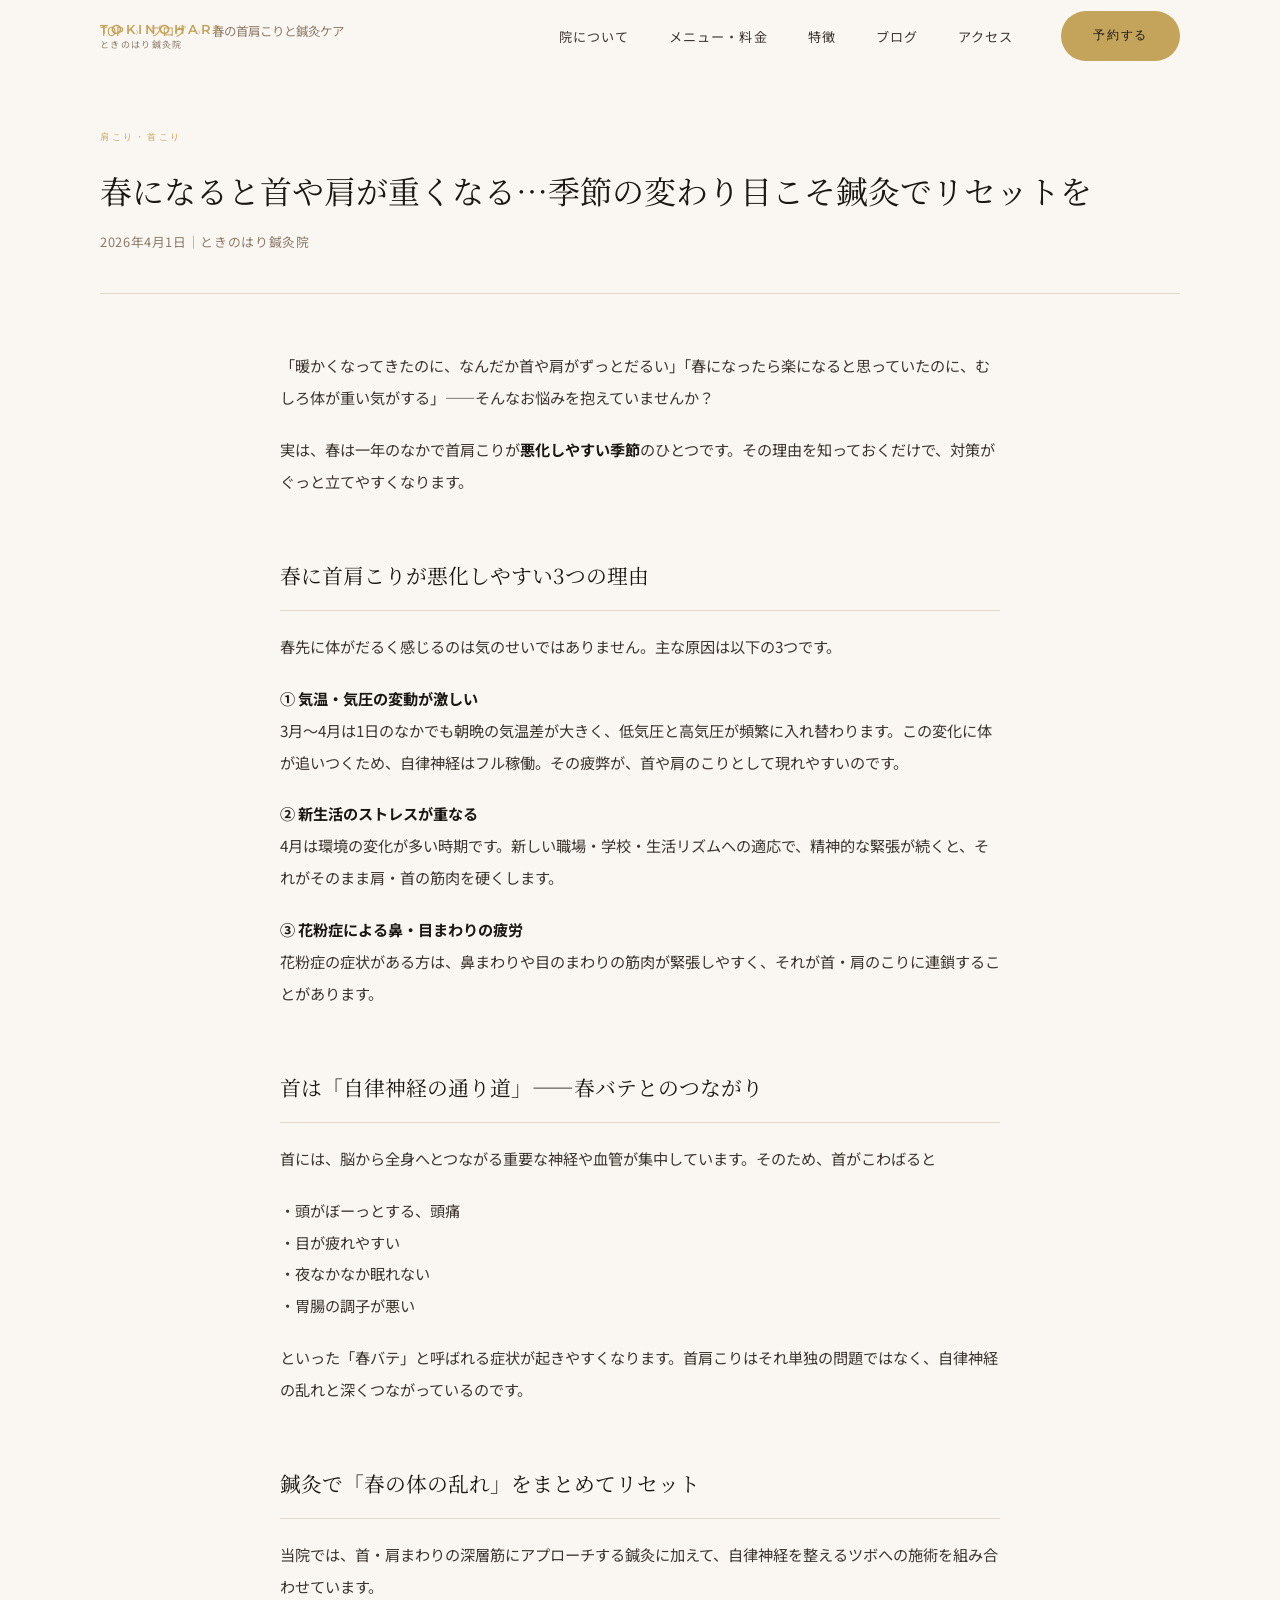
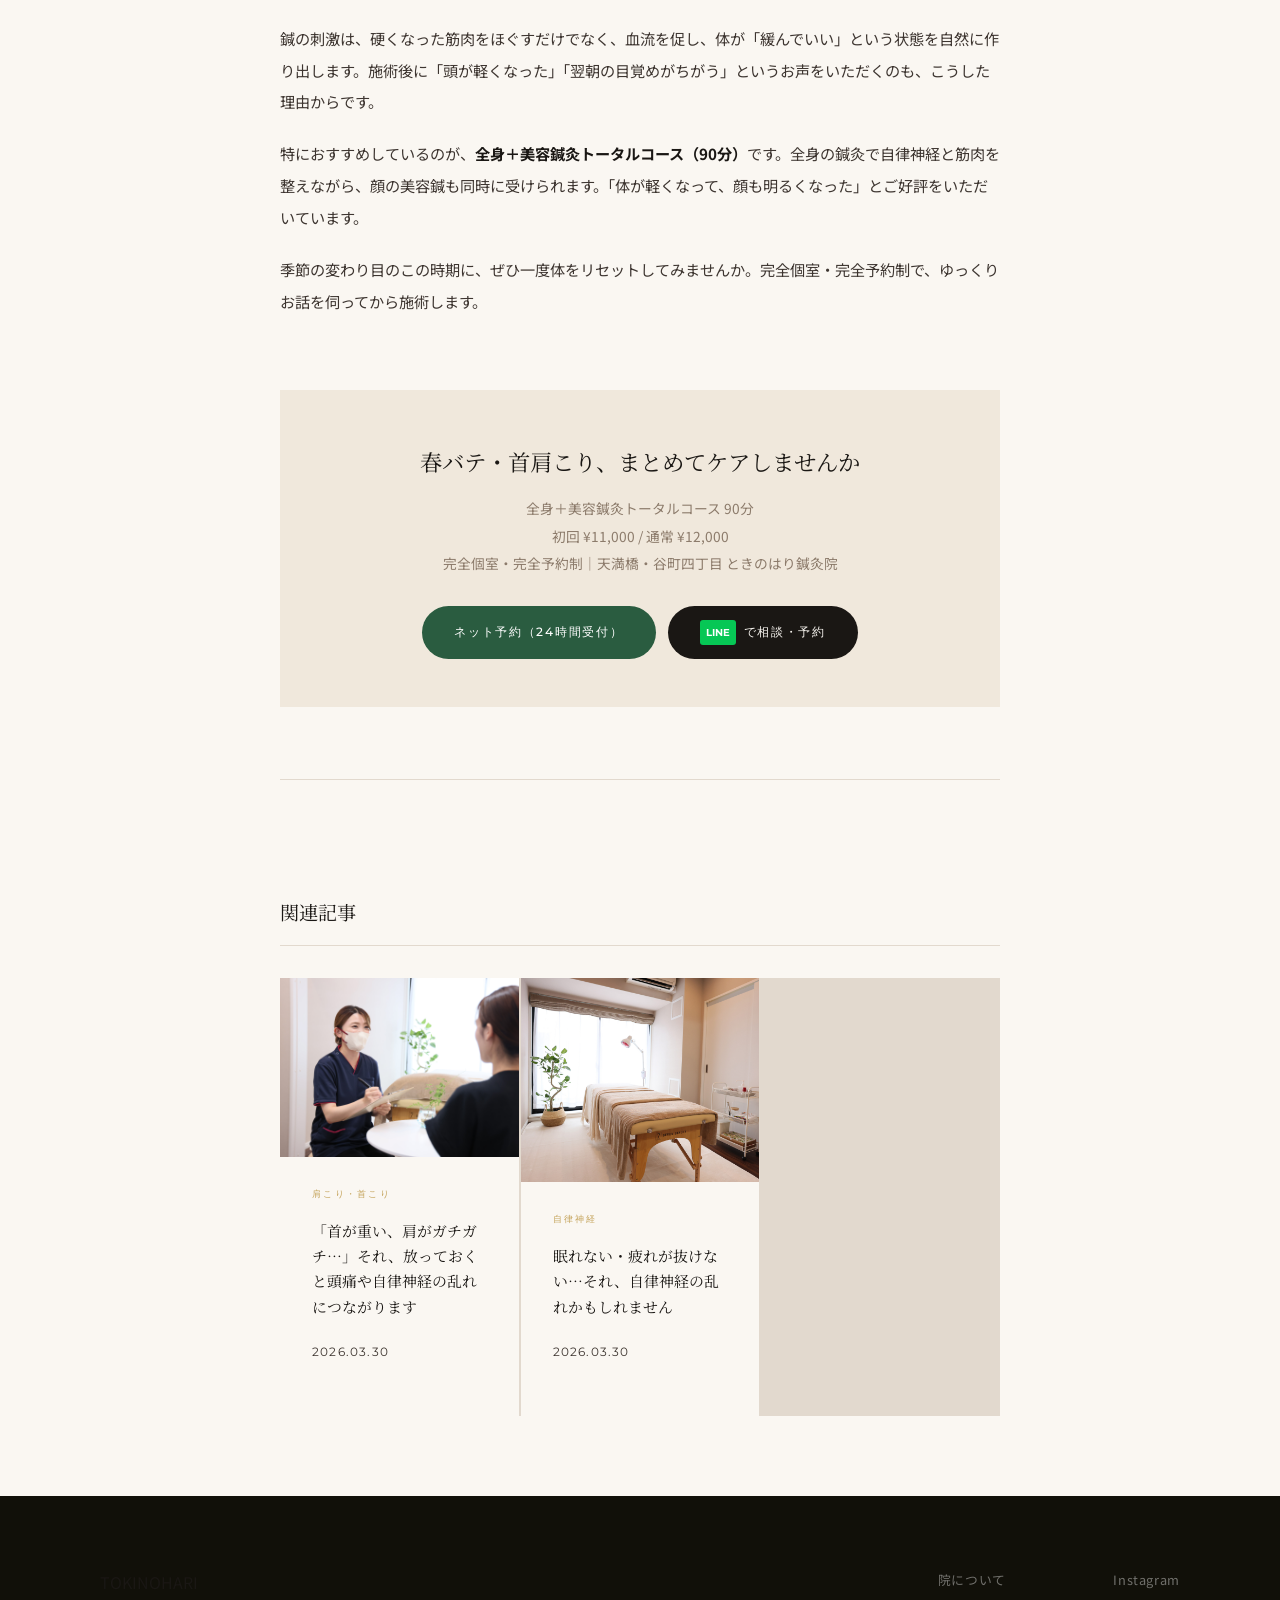
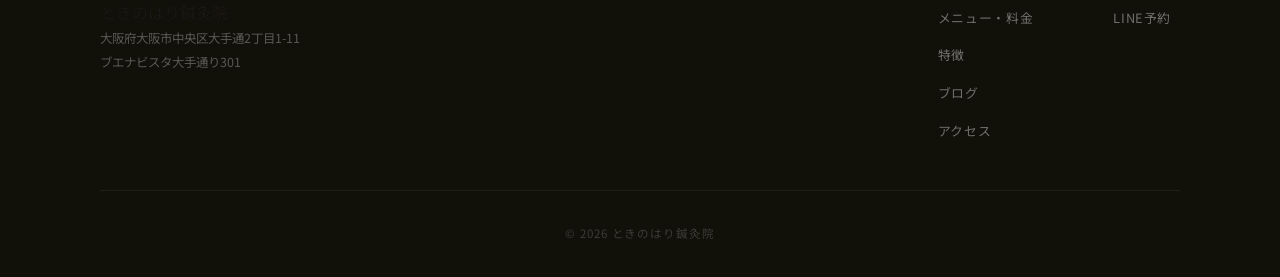
<file: blog/kata-kori-20260401.html>
<!DOCTYPE html>
<html lang="ja">
<head>
  <meta charset="UTF-8">
  <meta name="viewport" content="width=device-width, initial-scale=1.0">
  <title>春になると首や肩が重くなる理由｜季節の変わり目と鍼灸ケア｜ときのはり鍼灸院</title>
  <meta name="description" content="春になって暖かくなったはずなのに首や肩がだるい、という方は多いです。気温・気圧の変動が自律神経を乱し、首肩こりを悪化させる理由と、鍼灸でできるケアを大阪・天満橋の女性専用鍼灸院が解説します。">
  <link rel="canonical" href="https://tokinohari.com/blog/kata-kori-20260401.html">

  <meta property="og:title" content="春になると首や肩が重くなる理由｜季節の変わり目と鍼灸ケア｜ときのはり鍼灸院">
  <meta property="og:description" content="気温・気圧の変動が自律神経を乱し、春に首肩こりが悪化する理由と鍼灸でできるケアを解説します。">
  <meta property="og:url" content="https://tokinohari.com/blog/kata-kori-20260401.html">
  <meta property="og:image" content="https://tokinohari.com/images/tokinohari-harikyu-shoulder.jpg">
  <meta property="og:type" content="article">
  <meta property="og:locale" content="ja_JP">

  <script type="application/ld+json">
  {
    "@context": "https://schema.org",
    "@type": "BlogPosting",
    "headline": "春になると首や肩が重くなる理由｜季節の変わり目と鍼灸ケア",
    "datePublished": "2026-04-01",
    "dateModified": "2026-04-01",
    "author": { "@type": "Person", "name": "咲" },
    "publisher": {
      "@type": "Organization",
      "name": "ときのはり鍼灸院",
      "url": "https://tokinohari.com"
    },
    "description": "春の気温・気圧変動が自律神経を乱し、首肩こりを悪化させる理由と鍼灸ケアを解説します。",
    "image": "https://tokinohari.com/images/tokinohari-harikyu-shoulder.jpg"
  }
  </script>

  <link rel="icon" type="image/svg+xml" href="../favicon.svg">
  <link rel="preconnect" href="https://fonts.googleapis.com">
  <link rel="preconnect" href="https://fonts.gstatic.com" crossorigin>
  <link href="https://fonts.googleapis.com/css2?family=Noto+Sans+JP:wght@300;400;500;700&family=Montserrat:wght@300;400;500;600&family=Noto+Serif+JP:wght@300;400&display=swap" rel="stylesheet">
  <link rel="stylesheet" href="../css/style.css">
</head>
<body>

  <header id="header">
    <div class="header-inner">
      <a href="../index.html" class="logo">
        <span class="logo-en">TOKINOHARI</span>
        <span class="logo-ja">ときのはり鍼灸院</span>
      </a>
      <nav class="nav-pc">
        <ul>
          <li><a href="../index.html#about">院について</a></li>
          <li><a href="../index.html#menu">メニュー・料金</a></li>
          <li><a href="../index.html#features">特徴</a></li>
          <li><a href="index.html">ブログ</a></li>
          <li><a href="../index.html#access">アクセス</a></li>
        </ul>
      </nav>
      <a href="https://beauty.hotpepper.jp/kr/slnH000764828/" target="_blank" rel="noopener" class="btn-reserve-header">予約する</a>
      <button class="hamburger" id="hamburger" aria-label="メニュー">
        <span></span><span></span><span></span>
      </button>
    </div>
    <nav class="nav-sp" id="navSp">
      <ul>
        <li><a href="../index.html#about" class="sp-link">院について</a></li>
        <li><a href="../index.html#menu" class="sp-link">メニュー・料金</a></li>
        <li><a href="../index.html#features" class="sp-link">特徴</a></li>
        <li><a href="index.html" class="sp-link">ブログ</a></li>
        <li><a href="../index.html#access" class="sp-link">アクセス</a></li>
        <li><a href="https://beauty.hotpepper.jp/kr/slnH000764828/" target="_blank" rel="noopener" class="sp-link sp-reserve">ネット予約</a></li>
      </ul>
    </nav>
  </header>

  <main>
    <div class="container">

      <nav class="breadcrumb">
        <a href="../index.html">TOP</a>
        <span>›</span>
        <a href="index.html">ブログ</a>
        <span>›</span>
        春の首肩こりと鍼灸ケア
      </nav>

      <div class="article-header">
        <span class="article-tag">肩こり・首こり</span>
        <h1 class="article-title">春になると首や肩が重くなる…季節の変わり目こそ鍼灸でリセットを</h1>
        <p class="article-meta">2026年4月1日｜ときのはり鍼灸院</p>
      </div>

      <article class="article-body">

        <p>「暖かくなってきたのに、なんだか首や肩がずっとだるい」「春になったら楽になると思っていたのに、むしろ体が重い気がする」——そんなお悩みを抱えていませんか？</p>

        <p>実は、春は一年のなかで首肩こりが<strong>悪化しやすい季節</strong>のひとつです。その理由を知っておくだけで、対策がぐっと立てやすくなります。</p>

        <h2>春に首肩こりが悪化しやすい3つの理由</h2>

        <p>春先に体がだるく感じるのは気のせいではありません。主な原因は以下の3つです。</p>

        <p><strong>① 気温・気圧の変動が激しい</strong><br>
        3月〜4月は1日のなかでも朝晩の気温差が大きく、低気圧と高気圧が頻繁に入れ替わります。この変化に体が追いつくため、自律神経はフル稼働。その疲弊が、首や肩のこりとして現れやすいのです。</p>

        <p><strong>② 新生活のストレスが重なる</strong><br>
        4月は環境の変化が多い時期です。新しい職場・学校・生活リズムへの適応で、精神的な緊張が続くと、それがそのまま肩・首の筋肉を硬くします。</p>

        <p><strong>③ 花粉症による鼻・目まわりの疲労</strong><br>
        花粉症の症状がある方は、鼻まわりや目のまわりの筋肉が緊張しやすく、それが首・肩のこりに連鎖することがあります。</p>

        <h2>首は「自律神経の通り道」——春バテとのつながり</h2>

        <p>首には、脳から全身へとつながる重要な神経や血管が集中しています。そのため、首がこわばると</p>

        <p>・頭がぼーっとする、頭痛<br>
        ・目が疲れやすい<br>
        ・夜なかなか眠れない<br>
        ・胃腸の調子が悪い</p>

        <p>といった「春バテ」と呼ばれる症状が起きやすくなります。首肩こりはそれ単独の問題ではなく、自律神経の乱れと深くつながっているのです。</p>

        <h2>鍼灸で「春の体の乱れ」をまとめてリセット</h2>

        <p>当院では、首・肩まわりの深層筋にアプローチする鍼灸に加えて、自律神経を整えるツボへの施術を組み合わせています。</p>

        <p>鍼の刺激は、硬くなった筋肉をほぐすだけでなく、血流を促し、体が「緩んでいい」という状態を自然に作り出します。施術後に「頭が軽くなった」「翌朝の目覚めがちがう」というお声をいただくのも、こうした理由からです。</p>

        <p>特におすすめしているのが、<strong>全身＋美容鍼灸トータルコース（90分）</strong>です。全身の鍼灸で自律神経と筋肉を整えながら、顔の美容鍼も同時に受けられます。「体が軽くなって、顔も明るくなった」とご好評をいただいています。</p>

        <p>季節の変わり目のこの時期に、ぜひ一度体をリセットしてみませんか。完全個室・完全予約制で、ゆっくりお話を伺ってから施術します。</p>

        <div class="article-cta">
          <h3>春バテ・首肩こり、まとめてケアしませんか</h3>
          <p>全身＋美容鍼灸トータルコース 90分<br>初回 ¥11,000 / 通常 ¥12,000<br>完全個室・完全予約制｜天満橋・谷町四丁目 ときのはり鍼灸院</p>
          <div class="article-cta-btns">
            <a href="https://beauty.hotpepper.jp/kr/slnH000764828/" target="_blank" rel="noopener" class="btn-reserve btn-air">
              ネット予約（24時間受付）
            </a>
            <a href="https://lin.ee/5tpBmgf" target="_blank" rel="noopener" class="btn-reserve btn-line">
              <span class="btn-line-icon">LINE</span>で相談・予約
            </a>
          </div>
        </div>

        <div class="related-section">
          <h2>関連記事</h2>
          <div class="blog-grid">
            <article class="blog-card">
              <a href="kata-kori-20260330.html">
                <img src="../images/counseling.jpg" alt="首肩こり鍼灸" class="blog-img">
                <div class="blog-card-body">
                  <span class="blog-tag">肩こり・首こり</span>
                  <h3>「首が重い、肩がガチガチ…」それ、放っておくと頭痛や自律神経の乱れにつながります</h3>
                  <p class="blog-date">2026.03.30</p>
                </div>
              </a>
            </article>
            <article class="blog-card">
              <a href="jiritsushinkei-20260330.html">
                <img src="../images/room.jpg" alt="自律神経と鍼灸" class="blog-img">
                <div class="blog-card-body">
                  <span class="blog-tag">自律神経</span>
                  <h3>眠れない・疲れが抜けない…それ、自律神経の乱れかもしれません</h3>
                  <p class="blog-date">2026.03.30</p>
                </div>
              </a>
            </article>
          </div>
        </div>

      </article>
    </div>
  </main>

  <footer class="footer">
    <div class="container">
      <div class="footer-inner">
        <div class="footer-brand">
          <p class="footer-logo-en">TOKINOHARI</p>
          <p class="footer-logo-ja">ときのはり鍼灸院</p>
          <p class="footer-address">大阪府大阪市中央区大手通2丁目1-11<br>ブエナビスタ大手通り301</p>
        </div>
        <nav class="footer-nav">
          <a href="../index.html#about">院について</a>
          <a href="../index.html#menu">メニュー・料金</a>
          <a href="../index.html#features">特徴</a>
          <a href="index.html">ブログ</a>
          <a href="../index.html#access">アクセス</a>
        </nav>
        <div class="footer-sns">
          <a href="https://www.instagram.com/sakiko.tokinohari/" target="_blank" rel="noopener">Instagram</a>
          <a href="https://lin.ee/5tpBmgf" target="_blank" rel="noopener">LINE予約</a>
        </div>
      </div>
      <p class="footer-copy">© 2026 ときのはり鍼灸院</p>
    </div>
  </footer>

  <div class="float-btns">
    <a href="https://beauty.hotpepper.jp/kr/slnH000764828/" target="_blank" rel="noopener" class="float-btn float-btn-air">ネット予約</a>
    <a href="https://lin.ee/5tpBmgf" target="_blank" rel="noopener" class="float-btn float-btn-line">
      <span class="btn-line-icon">LINE</span>予約
    </a>
  </div>

  <script src="../js/main.js"></script>
</body>
</html>
</file>
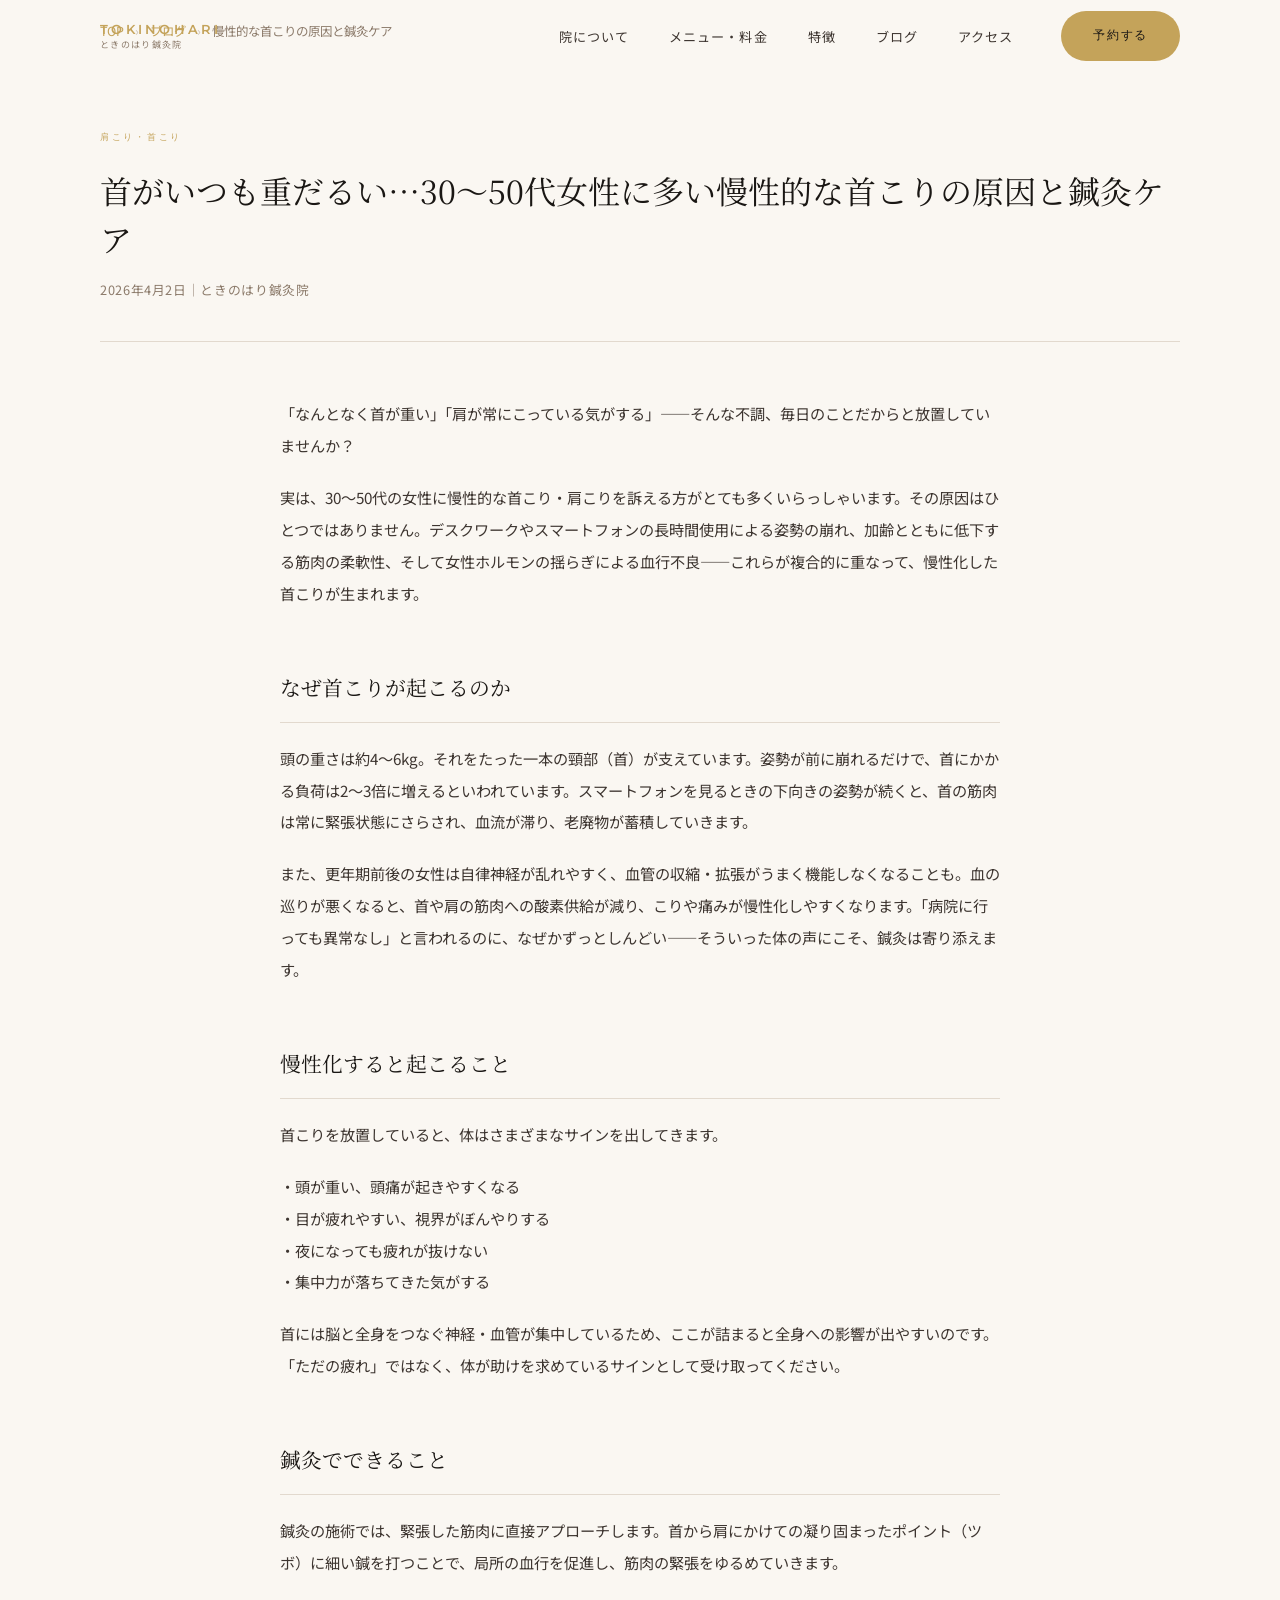
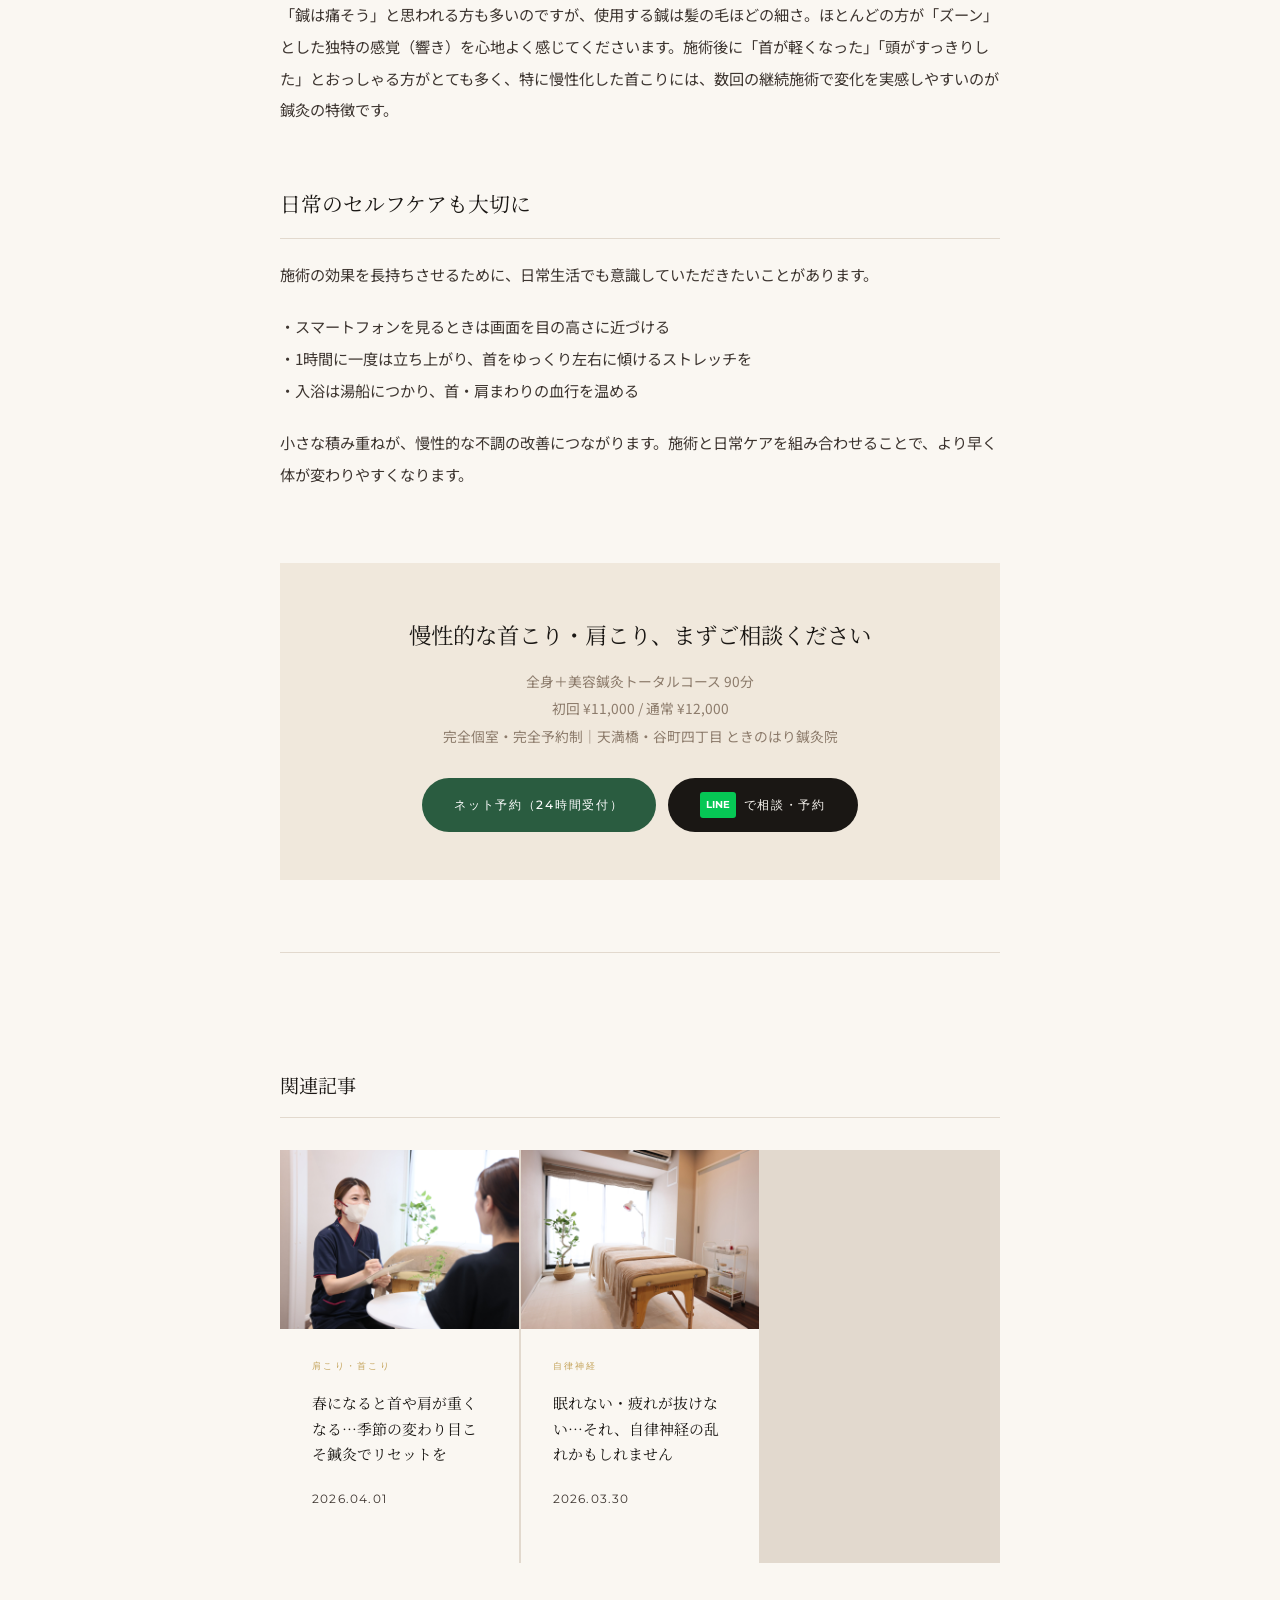
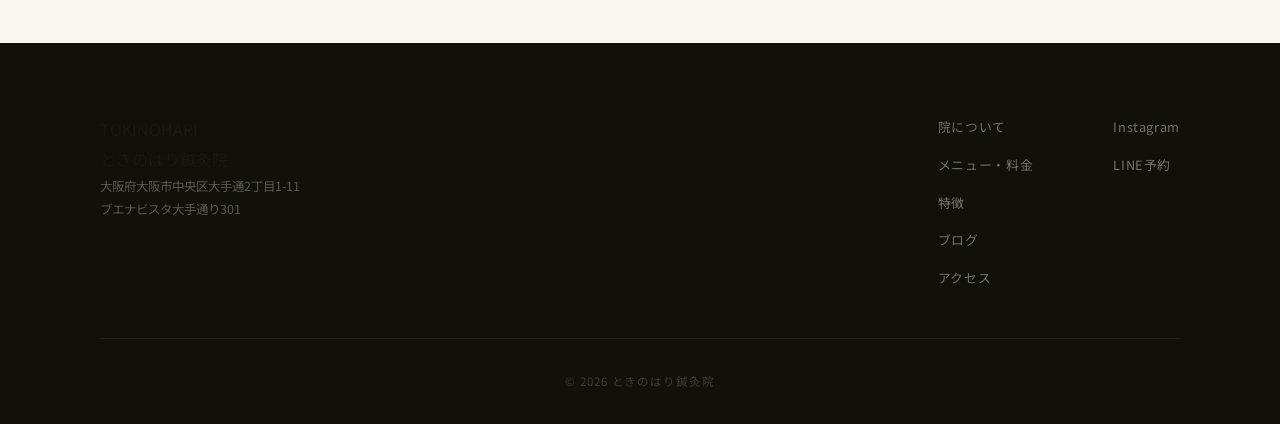
<file: blog/kata-kori-20260402.html>
<!DOCTYPE html>
<html lang="ja">
<head>
  <meta charset="UTF-8">
  <meta name="viewport" content="width=device-width, initial-scale=1.0">
  <title>首がいつも重だるい…30〜50代女性に多い慢性的な首こりの原因と鍼灸ケア｜ときのはり鍼灸院</title>
  <meta name="description" content="首の重だるさ・慢性的な肩こりに悩む30〜50代女性へ。スマホ姿勢・女性ホルモンの揺らぎ・血行不良が重なって起こる慢性首こりの原因と、鍼灸による根本ケアを大阪・天満橋の女性専用鍼灸院が解説します。">
  <link rel="canonical" href="https://tokinohari.com/blog/kata-kori-20260402.html">

  <meta property="og:title" content="首がいつも重だるい…30〜50代女性に多い慢性的な首こりの原因と鍼灸ケア｜ときのはり鍼灸院">
  <meta property="og:description" content="スマホ姿勢・ホルモン変化・血行不良が重なる慢性首こり。その原因と鍼灸でできる根本ケアを解説します。">
  <meta property="og:url" content="https://tokinohari.com/blog/kata-kori-20260402.html">
  <meta property="og:image" content="https://tokinohari.com/images/hero.jpg">
  <meta property="og:type" content="article">
  <meta property="og:locale" content="ja_JP">

  <script type="application/ld+json">
  {
    "@context": "https://schema.org",
    "@type": "BlogPosting",
    "headline": "首がいつも重だるい…30〜50代女性に多い慢性的な首こりの原因と鍼灸ケア",
    "datePublished": "2026-04-02",
    "dateModified": "2026-04-02",
    "author": { "@type": "Person", "name": "咲" },
    "publisher": {
      "@type": "Organization",
      "name": "ときのはり鍼灸院",
      "url": "https://tokinohari.com"
    },
    "description": "スマホ姿勢・ホルモン変化・血行不良が重なる慢性首こりの原因と鍼灸ケアを解説します。",
    "image": "https://tokinohari.com/images/hero.jpg"
  }
  </script>

  <link rel="icon" type="image/svg+xml" href="../favicon.svg">
  <link rel="preconnect" href="https://fonts.googleapis.com">
  <link rel="preconnect" href="https://fonts.gstatic.com" crossorigin>
  <link href="https://fonts.googleapis.com/css2?family=Noto+Sans+JP:wght@300;400;500;700&family=Montserrat:wght@300;400;500;600&family=Noto+Serif+JP:wght@300;400&display=swap" rel="stylesheet">
  <link rel="stylesheet" href="../css/style.css">
</head>
<body>

  <header id="header">
    <div class="header-inner">
      <a href="../index.html" class="logo">
        <span class="logo-en">TOKINOHARI</span>
        <span class="logo-ja">ときのはり鍼灸院</span>
      </a>
      <nav class="nav-pc">
        <ul>
          <li><a href="../index.html#about">院について</a></li>
          <li><a href="../index.html#menu">メニュー・料金</a></li>
          <li><a href="../index.html#features">特徴</a></li>
          <li><a href="index.html">ブログ</a></li>
          <li><a href="../index.html#access">アクセス</a></li>
        </ul>
      </nav>
      <a href="https://beauty.hotpepper.jp/kr/slnH000764828/" target="_blank" rel="noopener" class="btn-reserve-header">予約する</a>
      <button class="hamburger" id="hamburger" aria-label="メニュー">
        <span></span><span></span><span></span>
      </button>
    </div>
    <nav class="nav-sp" id="navSp">
      <ul>
        <li><a href="../index.html#about" class="sp-link">院について</a></li>
        <li><a href="../index.html#menu" class="sp-link">メニュー・料金</a></li>
        <li><a href="../index.html#features" class="sp-link">特徴</a></li>
        <li><a href="index.html" class="sp-link">ブログ</a></li>
        <li><a href="../index.html#access" class="sp-link">アクセス</a></li>
        <li><a href="https://beauty.hotpepper.jp/kr/slnH000764828/" target="_blank" rel="noopener" class="sp-link sp-reserve">ネット予約</a></li>
      </ul>
    </nav>
  </header>

  <main>
    <div class="container">

      <nav class="breadcrumb">
        <a href="../index.html">TOP</a>
        <span>›</span>
        <a href="index.html">ブログ</a>
        <span>›</span>
        慢性的な首こりの原因と鍼灸ケア
      </nav>

      <div class="article-header">
        <span class="article-tag">肩こり・首こり</span>
        <h1 class="article-title">首がいつも重だるい…30〜50代女性に多い慢性的な首こりの原因と鍼灸ケア</h1>
        <p class="article-meta">2026年4月2日｜ときのはり鍼灸院</p>
      </div>

      <article class="article-body">

        <p>「なんとなく首が重い」「肩が常にこっている気がする」——そんな不調、毎日のことだからと放置していませんか？</p>

        <p>実は、30〜50代の女性に慢性的な首こり・肩こりを訴える方がとても多くいらっしゃいます。その原因はひとつではありません。デスクワークやスマートフォンの長時間使用による姿勢の崩れ、加齢とともに低下する筋肉の柔軟性、そして女性ホルモンの揺らぎによる血行不良——これらが複合的に重なって、慢性化した首こりが生まれます。</p>

        <h2>なぜ首こりが起こるのか</h2>

        <p>頭の重さは約4〜6kg。それをたった一本の頸部（首）が支えています。姿勢が前に崩れるだけで、首にかかる負荷は2〜3倍に増えるといわれています。スマートフォンを見るときの下向きの姿勢が続くと、首の筋肉は常に緊張状態にさらされ、血流が滞り、老廃物が蓄積していきます。</p>

        <p>また、更年期前後の女性は自律神経が乱れやすく、血管の収縮・拡張がうまく機能しなくなることも。血の巡りが悪くなると、首や肩の筋肉への酸素供給が減り、こりや痛みが慢性化しやすくなります。「病院に行っても異常なし」と言われるのに、なぜかずっとしんどい——そういった体の声にこそ、鍼灸は寄り添えます。</p>

        <h2>慢性化すると起こること</h2>

        <p>首こりを放置していると、体はさまざまなサインを出してきます。</p>

        <p>・頭が重い、頭痛が起きやすくなる<br>
        ・目が疲れやすい、視界がぼんやりする<br>
        ・夜になっても疲れが抜けない<br>
        ・集中力が落ちてきた気がする</p>

        <p>首には脳と全身をつなぐ神経・血管が集中しているため、ここが詰まると全身への影響が出やすいのです。「ただの疲れ」ではなく、体が助けを求めているサインとして受け取ってください。</p>

        <h2>鍼灸でできること</h2>

        <p>鍼灸の施術では、緊張した筋肉に直接アプローチします。首から肩にかけての凝り固まったポイント（ツボ）に細い鍼を打つことで、局所の血行を促進し、筋肉の緊張をゆるめていきます。</p>

        <p>「鍼は痛そう」と思われる方も多いのですが、使用する鍼は髪の毛ほどの細さ。ほとんどの方が「ズーン」とした独特の感覚（響き）を心地よく感じてくださいます。施術後に「首が軽くなった」「頭がすっきりした」とおっしゃる方がとても多く、特に慢性化した首こりには、数回の継続施術で変化を実感しやすいのが鍼灸の特徴です。</p>

        <h2>日常のセルフケアも大切に</h2>

        <p>施術の効果を長持ちさせるために、日常生活でも意識していただきたいことがあります。</p>

        <p>・スマートフォンを見るときは画面を目の高さに近づける<br>
        ・1時間に一度は立ち上がり、首をゆっくり左右に傾けるストレッチを<br>
        ・入浴は湯船につかり、首・肩まわりの血行を温める</p>

        <p>小さな積み重ねが、慢性的な不調の改善につながります。施術と日常ケアを組み合わせることで、より早く体が変わりやすくなります。</p>

        <div class="article-cta">
          <h3>慢性的な首こり・肩こり、まずご相談ください</h3>
          <p>全身＋美容鍼灸トータルコース 90分<br>初回 ¥11,000 / 通常 ¥12,000<br>完全個室・完全予約制｜天満橋・谷町四丁目 ときのはり鍼灸院</p>
          <div class="article-cta-btns">
            <a href="https://beauty.hotpepper.jp/kr/slnH000764828/" target="_blank" rel="noopener" class="btn-reserve btn-air">
              ネット予約（24時間受付）
            </a>
            <a href="https://lin.ee/5tpBmgf" target="_blank" rel="noopener" class="btn-reserve btn-line">
              <span class="btn-line-icon">LINE</span>で相談・予約
            </a>
          </div>
        </div>

        <div class="related-section">
          <h2>関連記事</h2>
          <div class="blog-grid">
            <article class="blog-card">
              <a href="kata-kori-20260401.html">
                <img src="../images/counseling.jpg" alt="春の首肩こり鍼灸" class="blog-img">
                <div class="blog-card-body">
                  <span class="blog-tag">肩こり・首こり</span>
                  <h3>春になると首や肩が重くなる…季節の変わり目こそ鍼灸でリセットを</h3>
                  <p class="blog-date">2026.04.01</p>
                </div>
              </a>
            </article>
            <article class="blog-card">
              <a href="jiritsushinkei-20260330.html">
                <img src="../images/room.jpg" alt="自律神経と鍼灸" class="blog-img">
                <div class="blog-card-body">
                  <span class="blog-tag">自律神経</span>
                  <h3>眠れない・疲れが抜けない…それ、自律神経の乱れかもしれません</h3>
                  <p class="blog-date">2026.03.30</p>
                </div>
              </a>
            </article>
          </div>
        </div>

      </article>
    </div>
  </main>

  <footer class="footer">
    <div class="container">
      <div class="footer-inner">
        <div class="footer-brand">
          <p class="footer-logo-en">TOKINOHARI</p>
          <p class="footer-logo-ja">ときのはり鍼灸院</p>
          <p class="footer-address">大阪府大阪市中央区大手通2丁目1-11<br>ブエナビスタ大手通り301</p>
        </div>
        <nav class="footer-nav">
          <a href="../index.html#about">院について</a>
          <a href="../index.html#menu">メニュー・料金</a>
          <a href="../index.html#features">特徴</a>
          <a href="index.html">ブログ</a>
          <a href="../index.html#access">アクセス</a>
        </nav>
        <div class="footer-sns">
          <a href="https://www.instagram.com/sakiko.tokinohari/" target="_blank" rel="noopener">Instagram</a>
          <a href="https://lin.ee/5tpBmgf" target="_blank" rel="noopener">LINE予約</a>
        </div>
      </div>
      <p class="footer-copy">© 2026 ときのはり鍼灸院</p>
    </div>
  </footer>

  <div class="float-btns">
    <a href="https://beauty.hotpepper.jp/kr/slnH000764828/" target="_blank" rel="noopener" class="float-btn float-btn-air">ネット予約</a>
    <a href="https://lin.ee/5tpBmgf" target="_blank" rel="noopener" class="float-btn float-btn-line">
      <span class="btn-line-icon">LINE</span>予約
    </a>
  </div>

  <script src="../js/main.js"></script>
</body>
</html>
</file>
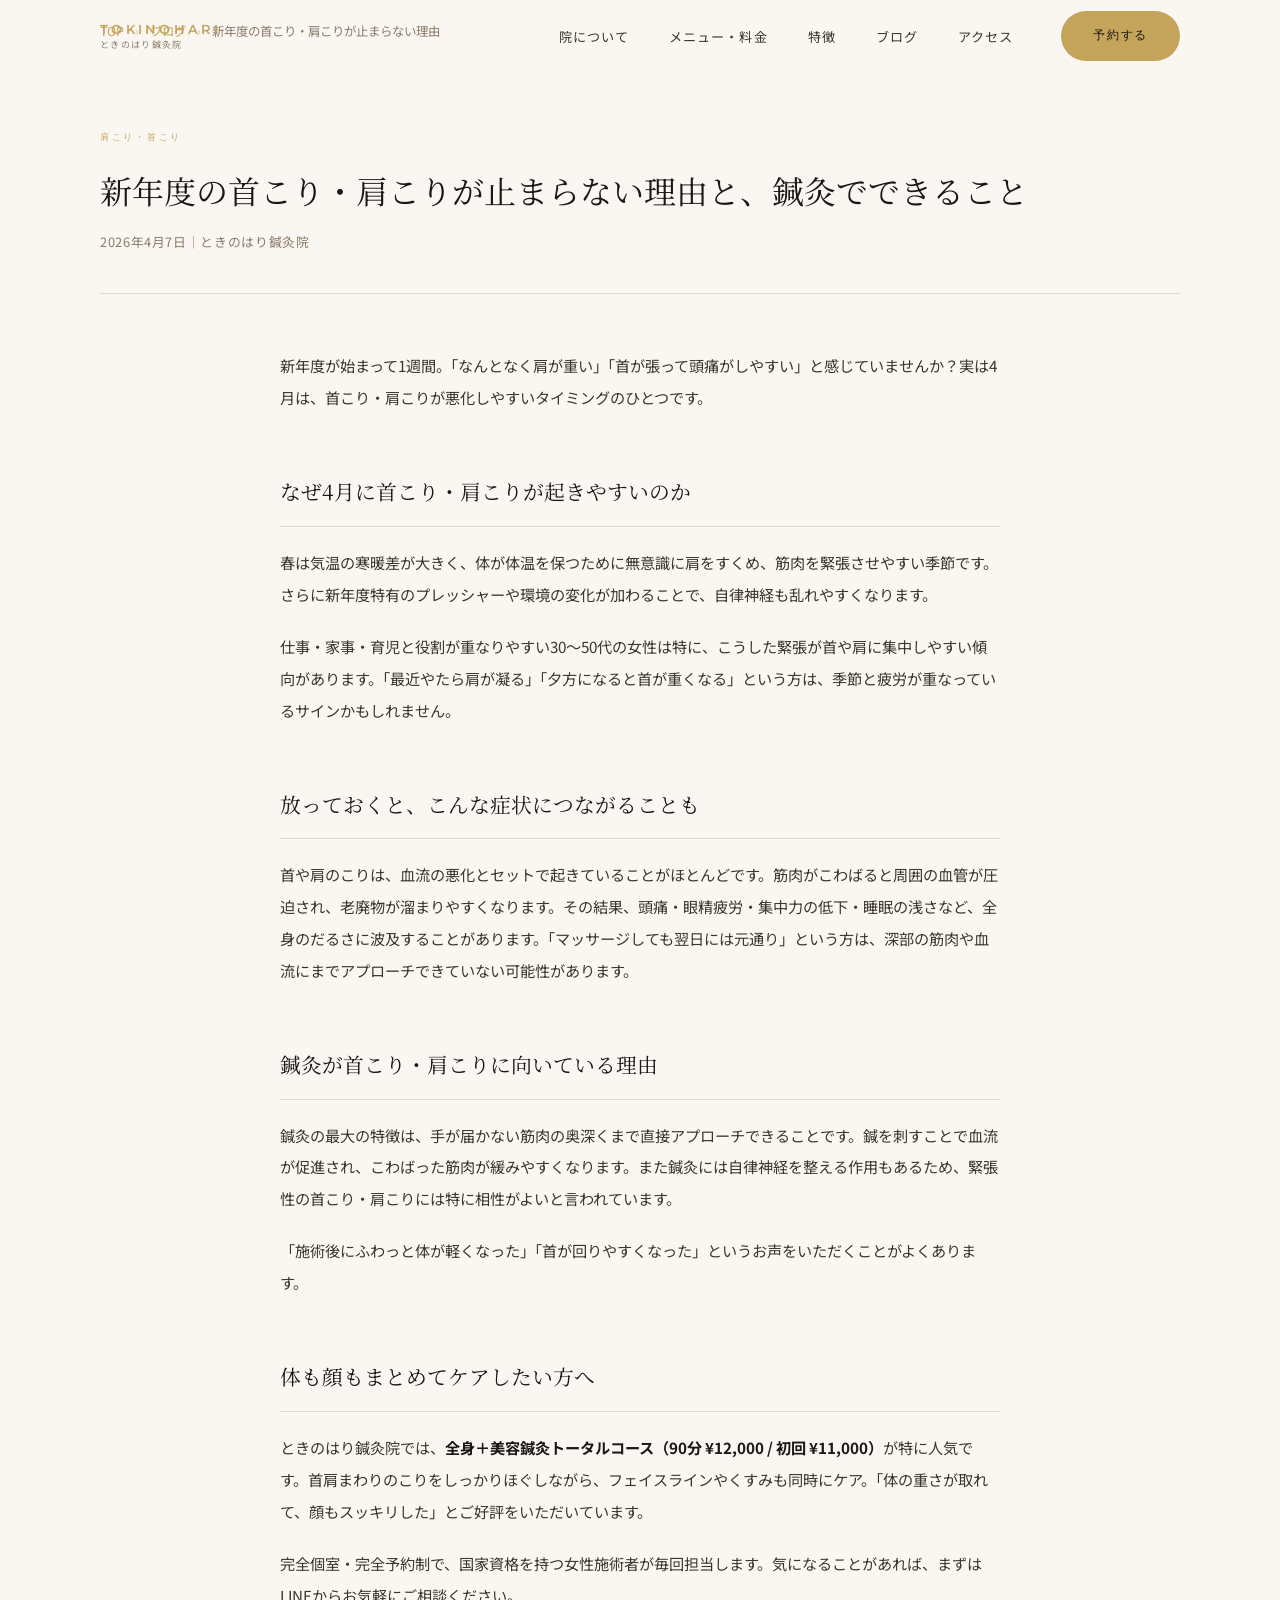
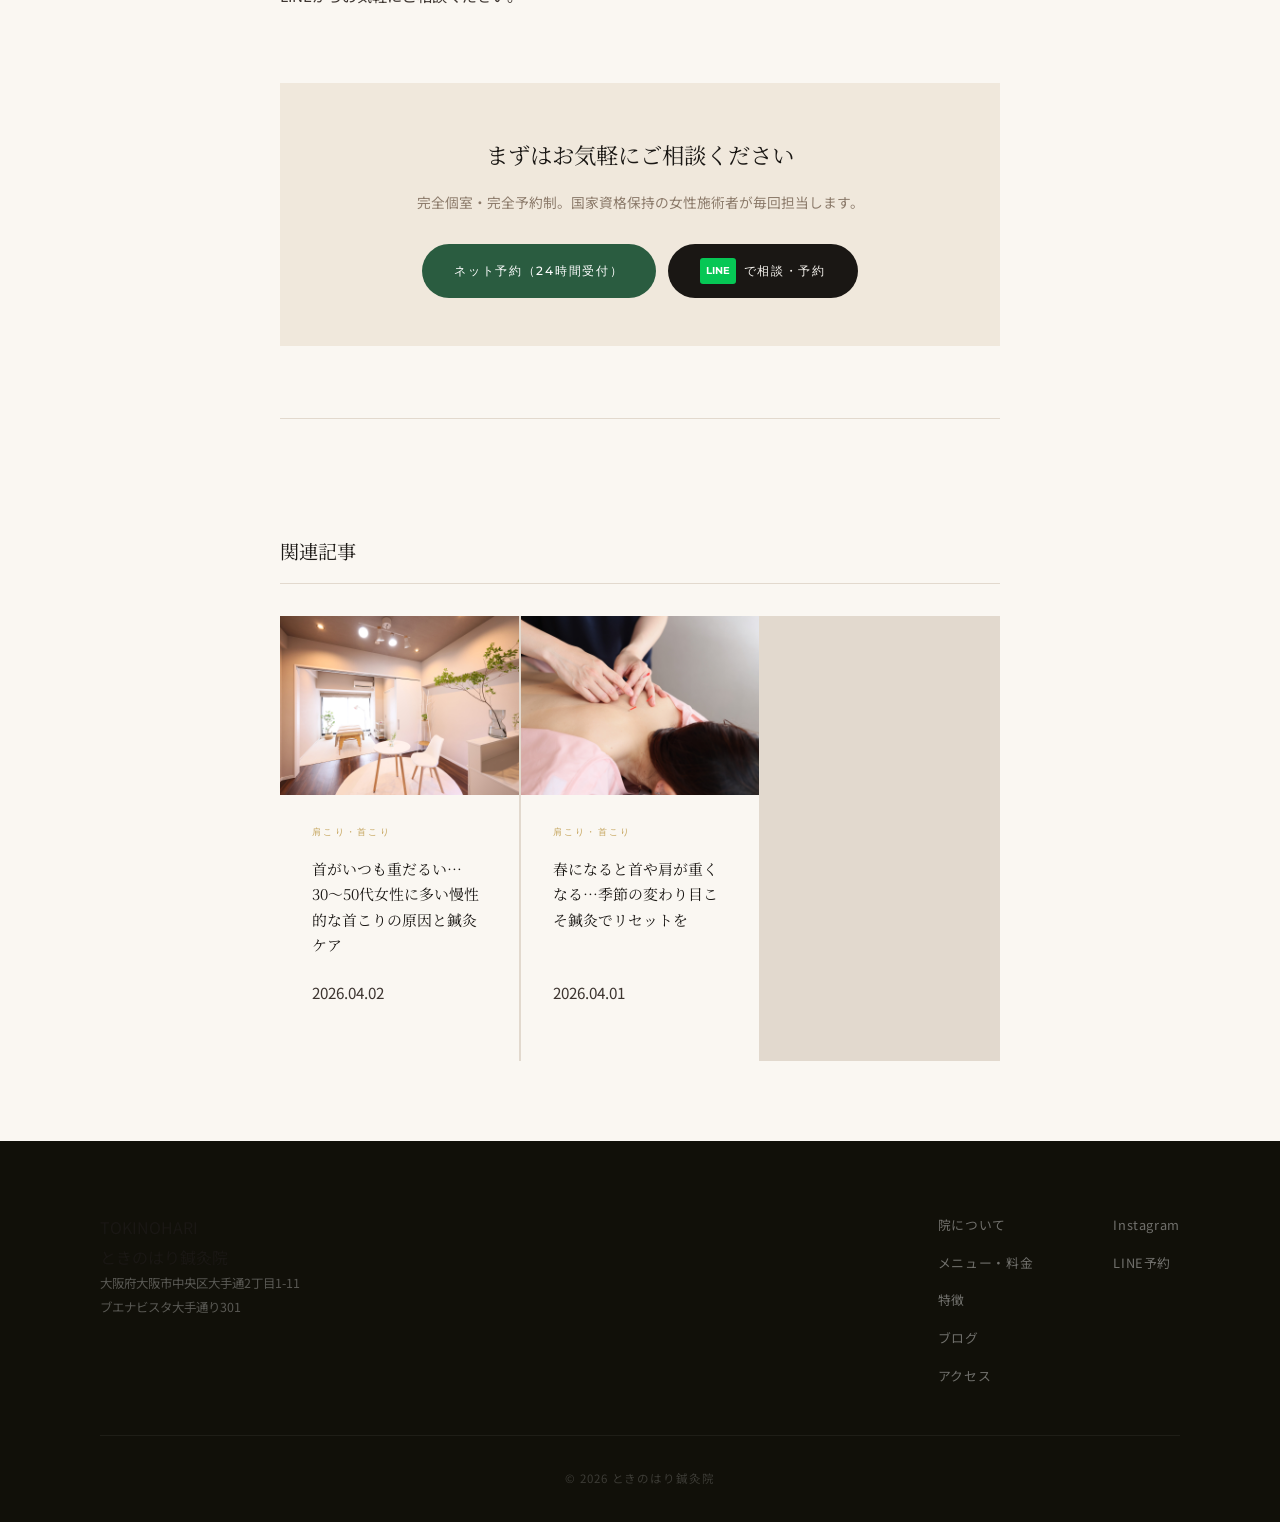
<file: blog/kata-kori-20260407.html>
<!DOCTYPE html>
<html lang="ja">
<head>
  <meta charset="UTF-8">
  <meta name="viewport" content="width=device-width, initial-scale=1.0">

  <!-- ========================================
    ✏️ 記事ごとに書き換える箇所（ここから）
  ======================================== -->
  <title>新年度の首こり・肩こりが止まらない理由と、鍼灸でできること｜ときのはり鍼灸院</title>
  <meta name="description" content="4月になってから肩が重い、首が張る…それは「季節の変化×新年度ストレス」のダブルパンチかもしれません。大阪・天満橋の鍼灸院が、春の首こり・肩こりの原因と鍼灸ケアについて解説します。">
  <link rel="canonical" href="https://tokinohari.com/blog/kata-kori-20260407.html">

  <!-- OGP -->
  <meta property="og:title" content="新年度の首こり・肩こりが止まらない理由と、鍼灸でできること｜ときのはり鍼灸院">
  <meta property="og:description" content="4月になってから肩が重い、首が張る…それは「季節の変化×新年度ストレス」のダブルパンチかもしれません。大阪・天満橋の鍼灸院が、春の首こり・肩こりの原因と鍼灸ケアについて解説します。">
  <meta property="og:url" content="https://tokinohari.com/blog/kata-kori-20260407.html">
  <meta property="og:image" content="https://tokinohari.com/images/tokinohari-naikan-room03.jpg">
  <!-- ========================================
    ✏️ 記事ごとに書き換える箇所（ここまで）
  ======================================== -->

  <meta property="og:type" content="article">
  <meta property="og:locale" content="ja_JP">

  <!-- 構造化データ（Article） -->
  <script type="application/ld+json">
  {
    "@context": "https://schema.org",
    "@type": "BlogPosting",
    "headline": "新年度の首こり・肩こりが止まらない理由と、鍼灸でできること",
    "datePublished": "2026-04-07",
    "dateModified": "2026-04-07",
    "author": {
      "@type": "Person",
      "name": "咲"
    },
    "publisher": {
      "@type": "Organization",
      "name": "ときのはり鍼灸院",
      "url": "https://tokinohari.com"
    },
    "description": "4月になってから肩が重い、首が張る…それは「季節の変化×新年度ストレス」のダブルパンチかもしれません。大阪・天満橋の鍼灸院が、春の首こり・肩こりの原因と鍼灸ケアについて解説します。"
  }
  </script>

  <link rel="icon" type="image/svg+xml" href="../favicon.svg">
  <link rel="preconnect" href="https://fonts.googleapis.com">
  <link rel="preconnect" href="https://fonts.gstatic.com" crossorigin>
  <link href="https://fonts.googleapis.com/css2?family=Noto+Sans+JP:wght@300;400;500;700&family=Montserrat:wght@300;400;500;600&family=Noto+Serif+JP:wght@300;400&display=swap" rel="stylesheet">
  <link rel="stylesheet" href="../css/style.css">
</head>
<body>

  <!-- ヘッダー -->
  <header id="header">
    <div class="header-inner">
      <a href="../index.html" class="logo">
        <span class="logo-en">TOKINOHARI</span>
        <span class="logo-ja">ときのはり鍼灸院</span>
      </a>
      <nav class="nav-pc">
        <ul>
          <li><a href="../index.html#about">院について</a></li>
          <li><a href="../index.html#menu">メニュー・料金</a></li>
          <li><a href="../index.html#features">特徴</a></li>
          <li><a href="index.html">ブログ</a></li>
          <li><a href="../index.html#access">アクセス</a></li>
        </ul>
      </nav>
      <a href="https://beauty.hotpepper.jp/kr/slnH000764828/" target="_blank" rel="noopener" class="btn-reserve-header">予約する</a>
      <button class="hamburger" id="hamburger" aria-label="メニュー">
        <span></span><span></span><span></span>
      </button>
    </div>
    <nav class="nav-sp" id="navSp">
      <ul>
        <li><a href="../index.html#about" class="sp-link">院について</a></li>
        <li><a href="../index.html#menu" class="sp-link">メニュー・料金</a></li>
        <li><a href="../index.html#features" class="sp-link">特徴</a></li>
        <li><a href="index.html" class="sp-link">ブログ</a></li>
        <li><a href="../index.html#access" class="sp-link">アクセス</a></li>
        <li><a href="https://beauty.hotpepper.jp/kr/slnH000764828/" target="_blank" rel="noopener" class="sp-link sp-reserve">ネット予約</a></li>
      </ul>
    </nav>
  </header>

  <main>
    <div class="container">

      <!-- パンくずリスト -->
      <nav class="breadcrumb">
        <a href="../index.html">TOP</a>
        <span>›</span>
        <a href="index.html">ブログ</a>
        <span>›</span>
        新年度の首こり・肩こりが止まらない理由
      </nav>

      <!-- 記事ヘッダー -->
      <div class="article-header">
        <span class="article-tag">肩こり・首こり</span>
        <h1 class="article-title">新年度の首こり・肩こりが止まらない理由と、鍼灸でできること</h1>
        <p class="article-meta">2026年4月7日｜ときのはり鍼灸院</p>
      </div>

      <!-- 記事本文 -->
      <article class="article-body">

        <p>新年度が始まって1週間。「なんとなく肩が重い」「首が張って頭痛がしやすい」と感じていませんか？実は4月は、首こり・肩こりが悪化しやすいタイミングのひとつです。</p>

        <h2>なぜ4月に首こり・肩こりが起きやすいのか</h2>
        <p>春は気温の寒暖差が大きく、体が体温を保つために無意識に肩をすくめ、筋肉を緊張させやすい季節です。さらに新年度特有のプレッシャーや環境の変化が加わることで、自律神経も乱れやすくなります。</p>
        <p>仕事・家事・育児と役割が重なりやすい30〜50代の女性は特に、こうした緊張が首や肩に集中しやすい傾向があります。「最近やたら肩が凝る」「夕方になると首が重くなる」という方は、季節と疲労が重なっているサインかもしれません。</p>

        <h2>放っておくと、こんな症状につながることも</h2>
        <p>首や肩のこりは、血流の悪化とセットで起きていることがほとんどです。筋肉がこわばると周囲の血管が圧迫され、老廃物が溜まりやすくなります。その結果、頭痛・眼精疲労・集中力の低下・睡眠の浅さなど、全身のだるさに波及することがあります。「マッサージしても翌日には元通り」という方は、深部の筋肉や血流にまでアプローチできていない可能性があります。</p>

        <h2>鍼灸が首こり・肩こりに向いている理由</h2>
        <p>鍼灸の最大の特徴は、手が届かない筋肉の奥深くまで直接アプローチできることです。鍼を刺すことで血流が促進され、こわばった筋肉が緩みやすくなります。また鍼灸には自律神経を整える作用もあるため、緊張性の首こり・肩こりには特に相性がよいと言われています。</p>
        <p>「施術後にふわっと体が軽くなった」「首が回りやすくなった」というお声をいただくことがよくあります。</p>

        <h2>体も顔もまとめてケアしたい方へ</h2>
        <p>ときのはり鍼灸院では、<strong>全身＋美容鍼灸トータルコース（90分 ¥12,000 / 初回 ¥11,000）</strong>が特に人気です。首肩まわりのこりをしっかりほぐしながら、フェイスラインやくすみも同時にケア。「体の重さが取れて、顔もスッキリした」とご好評をいただいています。</p>
        <p>完全個室・完全予約制で、国家資格を持つ女性施術者が毎回担当します。気になることがあれば、まずはLINEからお気軽にご相談ください。</p>

        <!-- 記事内CTA -->
        <div class="article-cta">
          <h3>まずはお気軽にご相談ください</h3>
          <p>完全個室・完全予約制。国家資格保持の女性施術者が毎回担当します。</p>
          <div class="article-cta-btns">
            <a href="https://beauty.hotpepper.jp/kr/slnH000764828/" target="_blank" rel="noopener" class="btn-reserve btn-air">
              ネット予約（24時間受付）
            </a>
            <a href="https://lin.ee/5tpBmgf" target="_blank" rel="noopener" class="btn-reserve btn-line">
              <span class="btn-line-icon">LINE</span>で相談・予約
            </a>
          </div>
        </div>

        <!-- 関連記事 -->
        <div class="related-section">
          <h2>関連記事</h2>
          <div class="blog-grid">
            <article class="blog-card">
              <a href="kata-kori-20260402.html">
                <div class="blog-card-img">
                  <img src="../images/hero.jpg" alt="慢性的な首こりと鍼灸" loading="lazy">
                </div>
                <div class="blog-card-body">
                  <span class="blog-tag">肩こり・首こり</span>
                  <h3 class="blog-card-title">首がいつも重だるい…30〜50代女性に多い慢性的な首こりの原因と鍼灸ケア</h3>
                  <p class="blog-card-date">2026.04.02</p>
                </div>
              </a>
            </article>
            <article class="blog-card">
              <a href="kata-kori-20260401.html">
                <div class="blog-card-img">
                  <img src="../images/tokinohari-harikyu-shoulder.jpg" alt="春の首肩こり鍼灸" loading="lazy">
                </div>
                <div class="blog-card-body">
                  <span class="blog-tag">肩こり・首こり</span>
                  <h3 class="blog-card-title">春になると首や肩が重くなる…季節の変わり目こそ鍼灸でリセットを</h3>
                  <p class="blog-card-date">2026.04.01</p>
                </div>
              </a>
            </article>
          </div>
        </div>

      </article>
    </div>
  </main>

  <!-- フッター -->
  <footer class="footer">
    <div class="container">
      <div class="footer-inner">
        <div class="footer-brand">
          <p class="footer-logo-en">TOKINOHARI</p>
          <p class="footer-logo-ja">ときのはり鍼灸院</p>
          <p class="footer-address">大阪府大阪市中央区大手通2丁目1-11<br>ブエナビスタ大手通り301</p>
        </div>
        <nav class="footer-nav">
          <a href="../index.html#about">院について</a>
          <a href="../index.html#menu">メニュー・料金</a>
          <a href="../index.html#features">特徴</a>
          <a href="index.html">ブログ</a>
          <a href="../index.html#access">アクセス</a>
        </nav>
        <div class="footer-sns">
          <a href="https://www.instagram.com/sakiko.tokinohari/" target="_blank" rel="noopener">Instagram</a>
          <a href="https://lin.ee/5tpBmgf" target="_blank" rel="noopener">LINE予約</a>
        </div>
      </div>
      <p class="footer-copy">© 2026 ときのはり鍼灸院</p>
    </div>
  </footer>

  <!-- 固定ボタン（スマホ） -->
  <div class="float-btns">
    <a href="https://beauty.hotpepper.jp/kr/slnH000764828/" target="_blank" rel="noopener" class="float-btn float-btn-air">
      ネット予約
    </a>
    <a href="https://lin.ee/5tpBmgf" target="_blank" rel="noopener" class="float-btn float-btn-line">
      <span class="btn-line-icon">LINE</span>予約
    </a>
  </div>

  <script src="../js/main.js"></script>
</body>
</html>
</file>
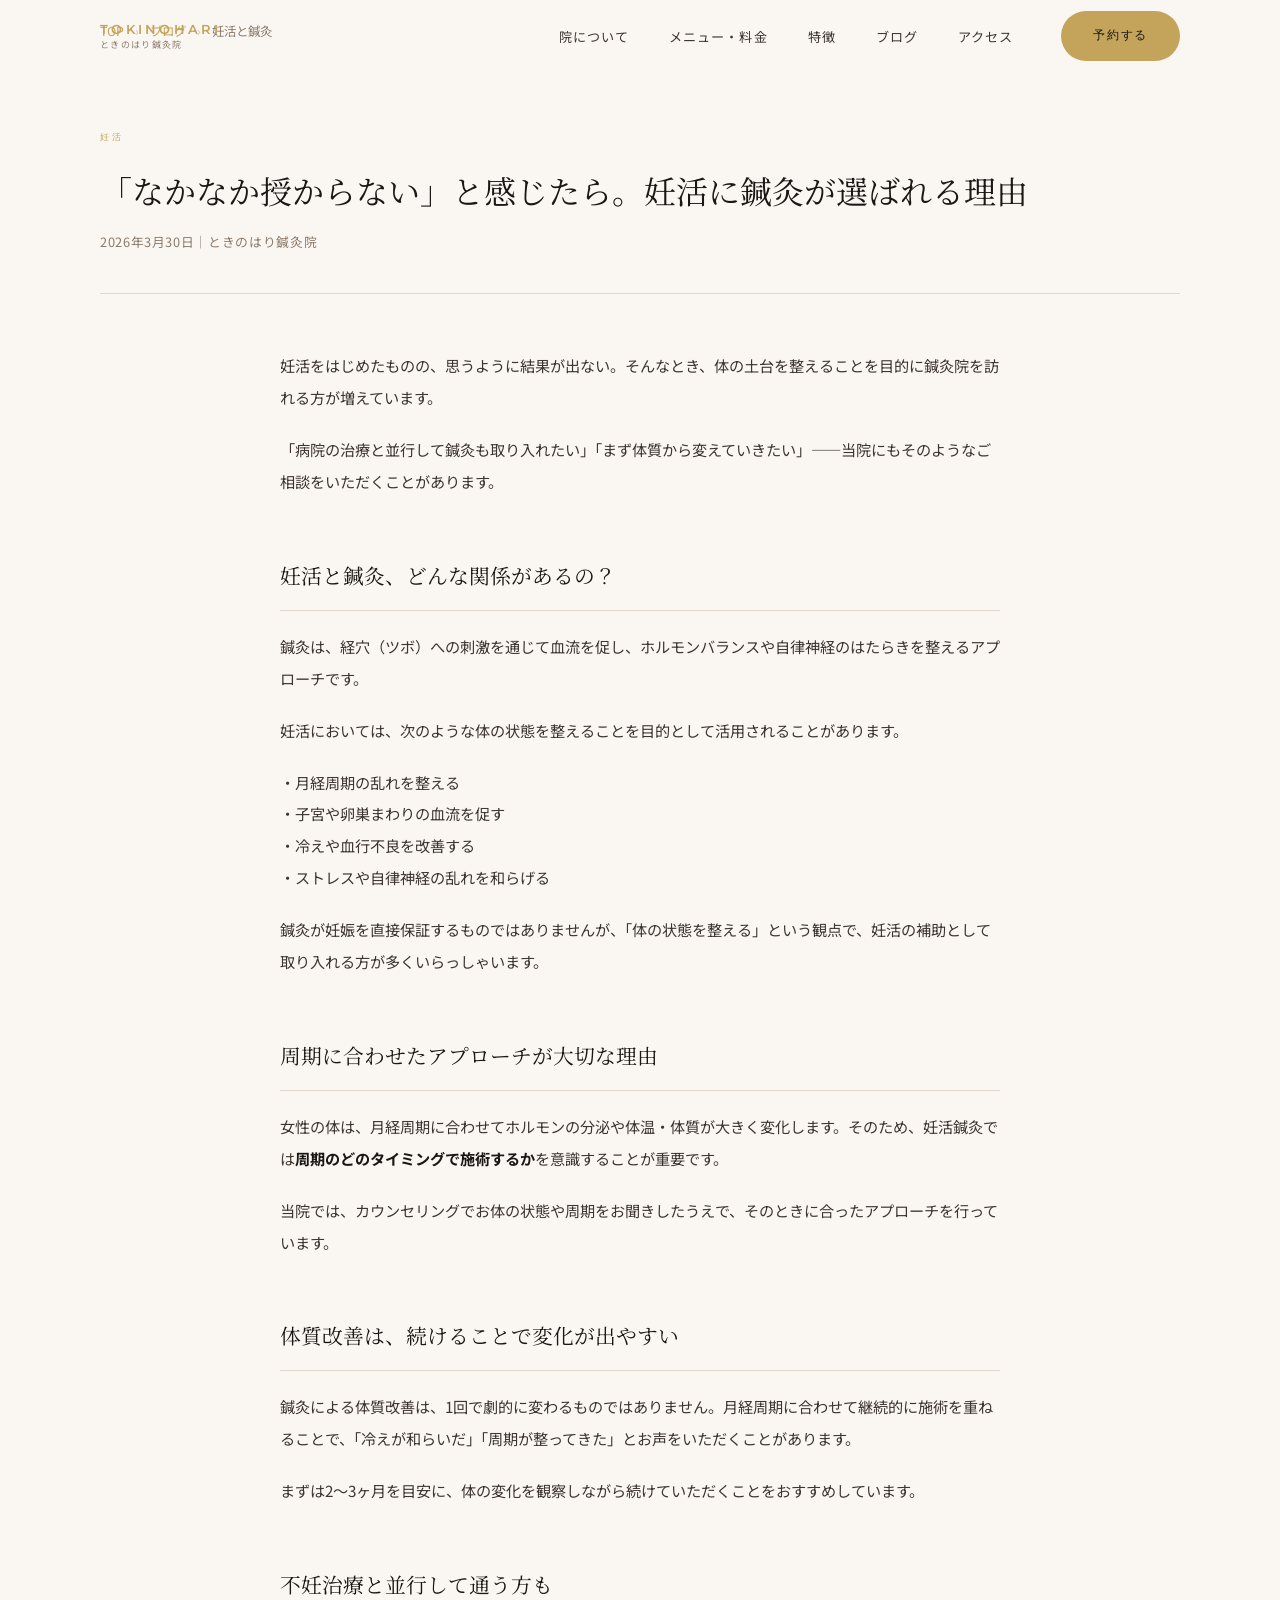
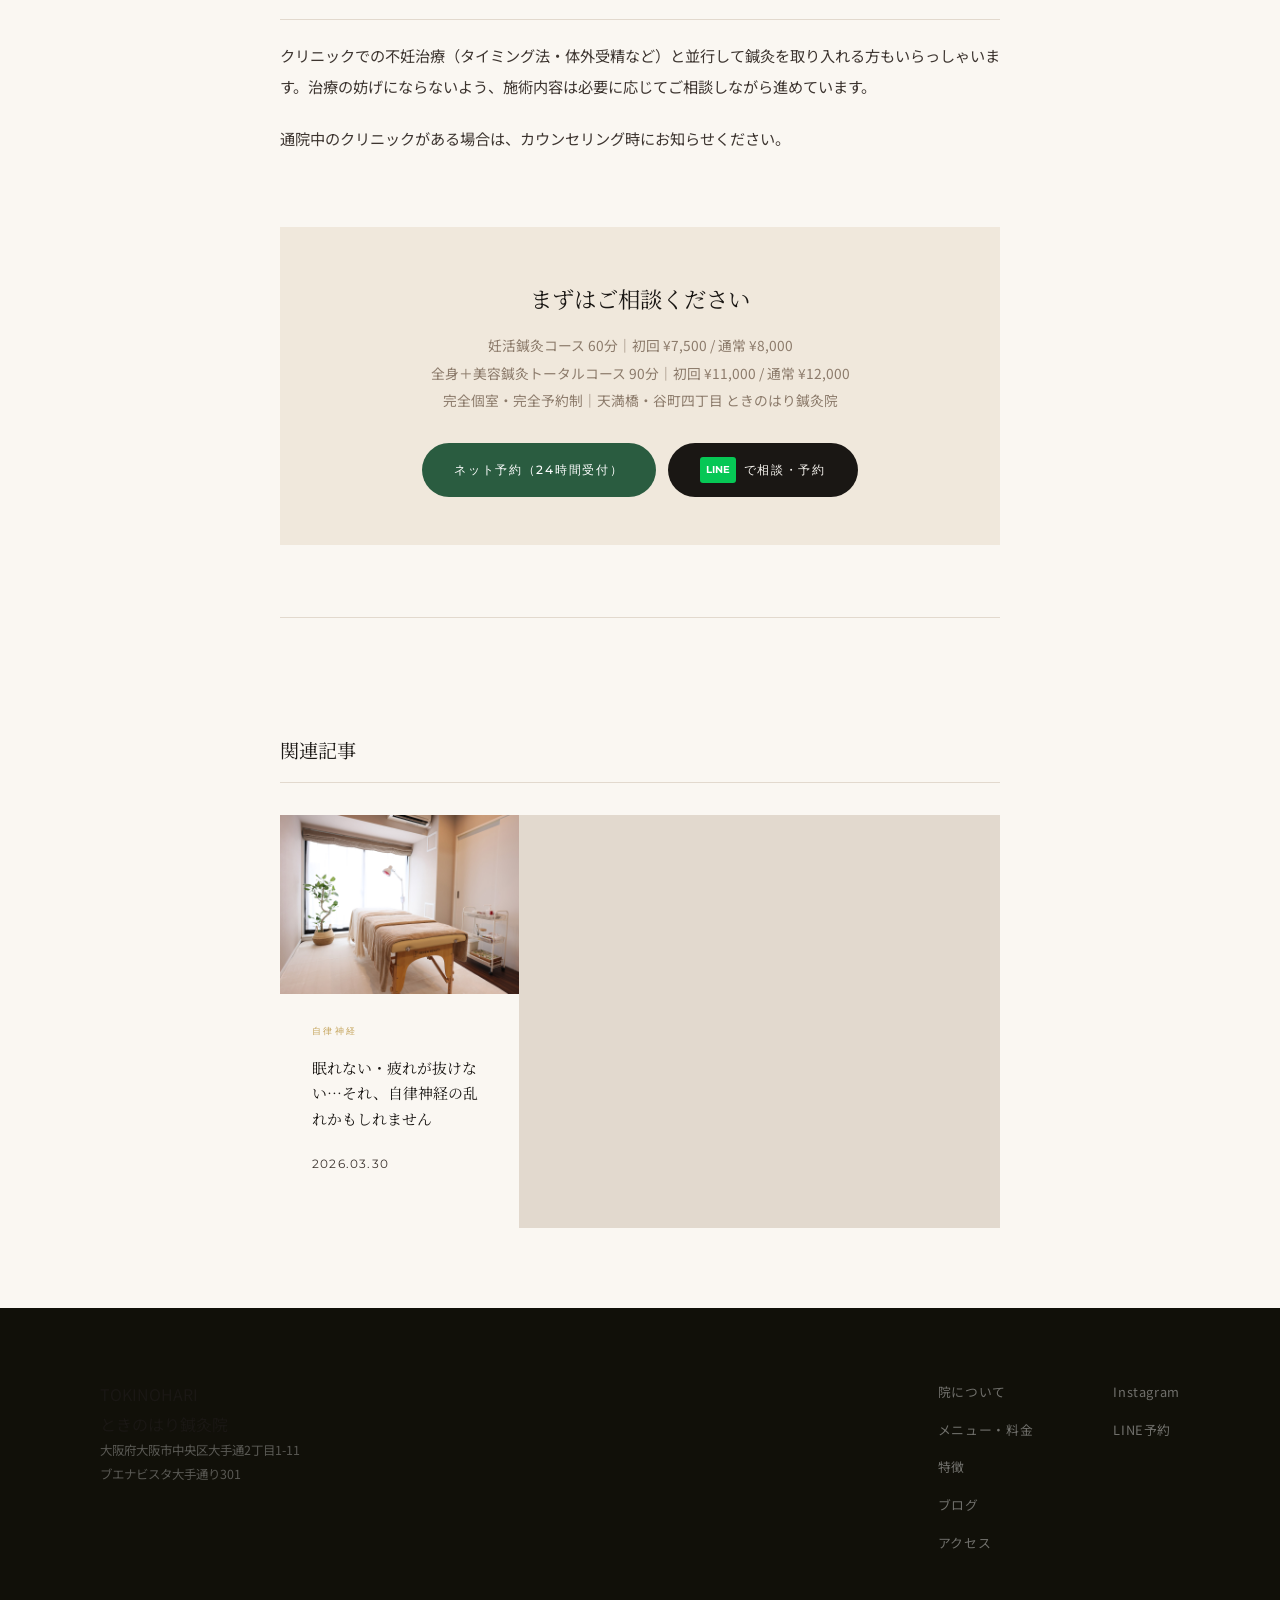
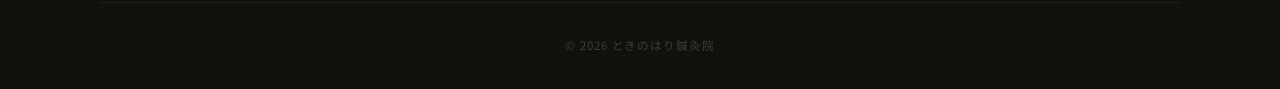
<file: blog/ninkatsu-20260330.html>
<!DOCTYPE html>
<html lang="ja">
<head>
  <meta charset="UTF-8">
  <meta name="viewport" content="width=device-width, initial-scale=1.0">
  <title>「なかなか授からない」と感じたら。妊活に鍼灸が選ばれる理由｜ときのはり鍼灸院</title>
  <meta name="description" content="妊活中の体づくりに鍼灸を取り入れる方が増えています。周期・ホルモンバランスを整え、妊娠しやすい体質へ。大阪・天満橋の女性専用鍼灸院が、妊活鍼灸のしくみとアプローチをわかりやすく解説します。">
  <link rel="canonical" href="https://tokinohari.com/blog/ninkatsu-20260330.html">

  <meta property="og:title" content="「なかなか授からない」と感じたら。妊活に鍼灸が選ばれる理由｜ときのはり鍼灸院">
  <meta property="og:description" content="周期・ホルモンバランスを整え、妊娠しやすい体づくりをサポート。天満橋・谷町四丁目の女性専用鍼灸院が妊活鍼灸を解説します。">
  <meta property="og:url" content="https://tokinohari.com/blog/ninkatsu-20260330.html">
  <meta property="og:image" content="https://tokinohari.com/images/interior.jpg">
  <meta property="og:type" content="article">
  <meta property="og:locale" content="ja_JP">

  <script type="application/ld+json">
  {
    "@context": "https://schema.org",
    "@type": "BlogPosting",
    "headline": "「なかなか授からない」と感じたら。妊活に鍼灸が選ばれる理由",
    "datePublished": "2026-03-30",
    "dateModified": "2026-03-30",
    "author": { "@type": "Person", "name": "咲" },
    "publisher": {
      "@type": "Organization",
      "name": "ときのはり鍼灸院",
      "url": "https://tokinohari.com"
    },
    "description": "妊活中の体づくりに鍼灸を取り入れる方が増えています。周期・ホルモンバランスを整え、妊娠しやすい体質へ導くアプローチを解説します。",
    "image": "https://tokinohari.com/images/interior.jpg"
  }
  </script>

  <link rel="icon" type="image/svg+xml" href="../favicon.svg">
  <link rel="preconnect" href="https://fonts.googleapis.com">
  <link rel="preconnect" href="https://fonts.gstatic.com" crossorigin>
  <link href="https://fonts.googleapis.com/css2?family=Noto+Sans+JP:wght@300;400;500;700&family=Montserrat:wght@300;400;500;600&family=Noto+Serif+JP:wght@300;400&display=swap" rel="stylesheet">
  <link rel="stylesheet" href="../css/style.css">
</head>
<body>

  <header id="header">
    <div class="header-inner">
      <a href="../index.html" class="logo">
        <span class="logo-en">TOKINOHARI</span>
        <span class="logo-ja">ときのはり鍼灸院</span>
      </a>
      <nav class="nav-pc">
        <ul>
          <li><a href="../index.html#about">院について</a></li>
          <li><a href="../index.html#menu">メニュー・料金</a></li>
          <li><a href="../index.html#features">特徴</a></li>
          <li><a href="index.html">ブログ</a></li>
          <li><a href="../index.html#access">アクセス</a></li>
        </ul>
      </nav>
      <a href="https://airrsv.net/tokinohari/calendar" target="_blank" rel="noopener" class="btn-reserve-header">予約する</a>
      <button class="hamburger" id="hamburger" aria-label="メニュー">
        <span></span><span></span><span></span>
      </button>
    </div>
    <nav class="nav-sp" id="navSp">
      <ul>
        <li><a href="../index.html#about" class="sp-link">院について</a></li>
        <li><a href="../index.html#menu" class="sp-link">メニュー・料金</a></li>
        <li><a href="../index.html#features" class="sp-link">特徴</a></li>
        <li><a href="index.html" class="sp-link">ブログ</a></li>
        <li><a href="../index.html#access" class="sp-link">アクセス</a></li>
        <li><a href="https://airrsv.net/tokinohari/calendar" target="_blank" rel="noopener" class="sp-link sp-reserve">ネット予約</a></li>
      </ul>
    </nav>
  </header>

  <main>
    <div class="container">

      <nav class="breadcrumb">
        <a href="../index.html">TOP</a>
        <span>›</span>
        <a href="index.html">ブログ</a>
        <span>›</span>
        妊活と鍼灸
      </nav>

      <div class="article-header">
        <span class="article-tag">妊活</span>
        <h1 class="article-title">「なかなか授からない」と感じたら。妊活に鍼灸が選ばれる理由</h1>
        <p class="article-meta">2026年3月30日｜ときのはり鍼灸院</p>
      </div>

      <article class="article-body">

        <p>妊活をはじめたものの、思うように結果が出ない。そんなとき、体の土台を整えることを目的に鍼灸院を訪れる方が増えています。</p>

        <p>「病院の治療と並行して鍼灸も取り入れたい」「まず体質から変えていきたい」——当院にもそのようなご相談をいただくことがあります。</p>

        <h2>妊活と鍼灸、どんな関係があるの？</h2>

        <p>鍼灸は、経穴（ツボ）への刺激を通じて血流を促し、ホルモンバランスや自律神経のはたらきを整えるアプローチです。</p>

        <p>妊活においては、次のような体の状態を整えることを目的として活用されることがあります。</p>

        <p>・月経周期の乱れを整える<br>
        ・子宮や卵巣まわりの血流を促す<br>
        ・冷えや血行不良を改善する<br>
        ・ストレスや自律神経の乱れを和らげる</p>

        <p>鍼灸が妊娠を直接保証するものではありませんが、「体の状態を整える」という観点で、妊活の補助として取り入れる方が多くいらっしゃいます。</p>

        <h2>周期に合わせたアプローチが大切な理由</h2>

        <p>女性の体は、月経周期に合わせてホルモンの分泌や体温・体質が大きく変化します。そのため、妊活鍼灸では<strong>周期のどのタイミングで施術するか</strong>を意識することが重要です。</p>

        <p>当院では、カウンセリングでお体の状態や周期をお聞きしたうえで、そのときに合ったアプローチを行っています。</p>

        <h2>体質改善は、続けることで変化が出やすい</h2>

        <p>鍼灸による体質改善は、1回で劇的に変わるものではありません。月経周期に合わせて継続的に施術を重ねることで、「冷えが和らいだ」「周期が整ってきた」とお声をいただくことがあります。</p>

        <p>まずは2〜3ヶ月を目安に、体の変化を観察しながら続けていただくことをおすすめしています。</p>

        <h2>不妊治療と並行して通う方も</h2>

        <p>クリニックでの不妊治療（タイミング法・体外受精など）と並行して鍼灸を取り入れる方もいらっしゃいます。治療の妨げにならないよう、施術内容は必要に応じてご相談しながら進めています。</p>

        <p>通院中のクリニックがある場合は、カウンセリング時にお知らせください。</p>

        <div class="article-cta">
          <h3>まずはご相談ください</h3>
          <p>妊活鍼灸コース 60分｜初回 ¥7,500 / 通常 ¥8,000<br>
          全身＋美容鍼灸トータルコース 90分｜初回 ¥11,000 / 通常 ¥12,000<br>
          完全個室・完全予約制｜天満橋・谷町四丁目 ときのはり鍼灸院</p>
          <div class="article-cta-btns">
            <a href="https://airrsv.net/tokinohari/calendar" target="_blank" rel="noopener" class="btn-reserve btn-air">
              ネット予約（24時間受付）
            </a>
            <a href="https://lin.ee/5tpBmgf" target="_blank" rel="noopener" class="btn-reserve btn-line">
              <span class="btn-line-icon">LINE</span>で相談・予約
            </a>
          </div>
        </div>

        <div class="related-section">
          <h2>関連記事</h2>
          <div class="blog-grid">
            <article class="blog-card">
              <a href="jiritsushinkei-20260330.html">
                <img src="../images/room.jpg" alt="自律神経と鍼灸" class="blog-img">
                <div class="blog-card-body">
                  <span class="blog-tag">自律神経</span>
                  <h3>眠れない・疲れが抜けない…それ、自律神経の乱れかもしれません</h3>
                  <p class="blog-date">2026.03.30</p>
                </div>
              </a>
            </article>
          </div>
        </div>

      </article>
    </div>
  </main>

  <footer class="footer">
    <div class="container">
      <div class="footer-inner">
        <div class="footer-brand">
          <p class="footer-logo-en">TOKINOHARI</p>
          <p class="footer-logo-ja">ときのはり鍼灸院</p>
          <p class="footer-address">大阪府大阪市中央区大手通2丁目1-11<br>ブエナビスタ大手通り301</p>
        </div>
        <nav class="footer-nav">
          <a href="../index.html#about">院について</a>
          <a href="../index.html#menu">メニュー・料金</a>
          <a href="../index.html#features">特徴</a>
          <a href="index.html">ブログ</a>
          <a href="../index.html#access">アクセス</a>
        </nav>
        <div class="footer-sns">
          <a href="https://www.instagram.com/sakiko.tokinohari/" target="_blank" rel="noopener">Instagram</a>
          <a href="https://lin.ee/5tpBmgf" target="_blank" rel="noopener">LINE予約</a>
        </div>
      </div>
      <p class="footer-copy">© 2026 ときのはり鍼灸院</p>
    </div>
  </footer>

  <div class="float-btns">
    <a href="https://airrsv.net/tokinohari/calendar" target="_blank" rel="noopener" class="float-btn float-btn-air">ネット予約</a>
    <a href="https://lin.ee/5tpBmgf" target="_blank" rel="noopener" class="float-btn float-btn-line">
      <span class="btn-line-icon">LINE</span>予約
    </a>
  </div>

  <script src="../js/main.js"></script>
</body>
</html>
</file>
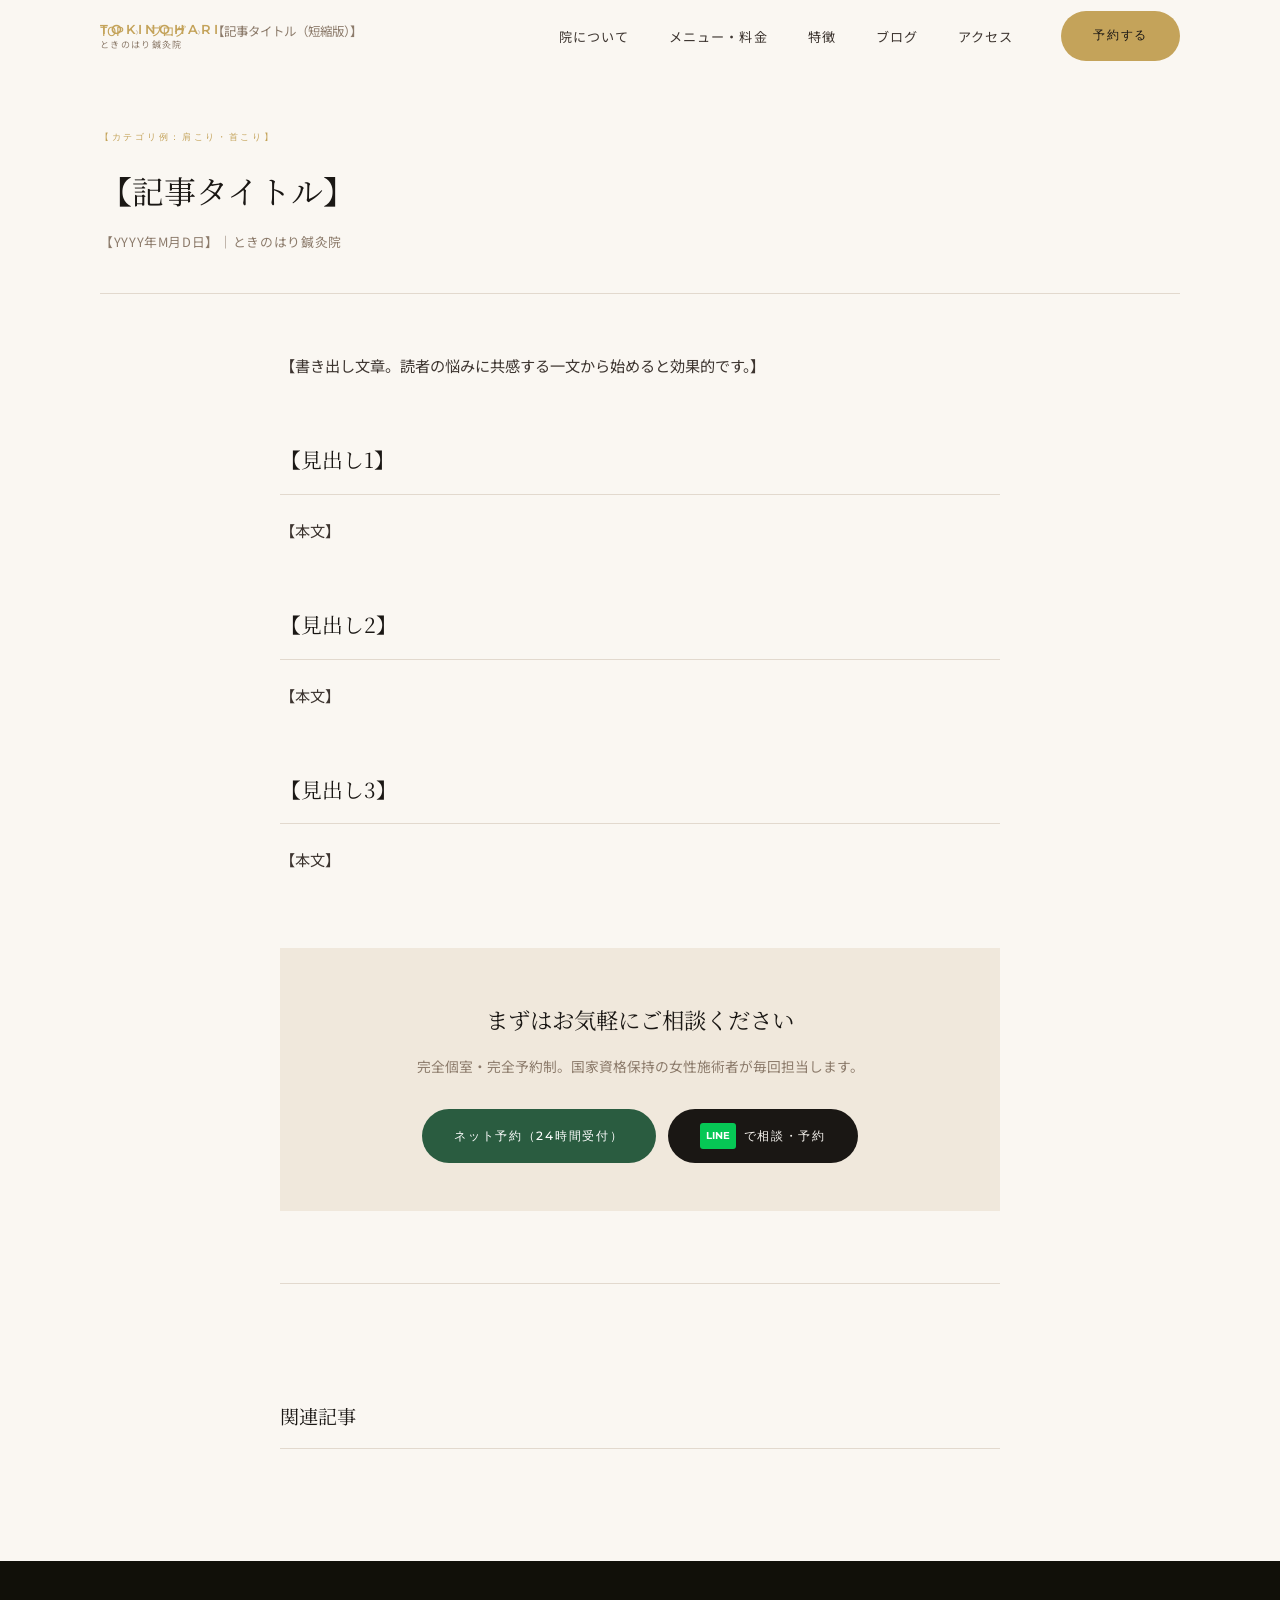
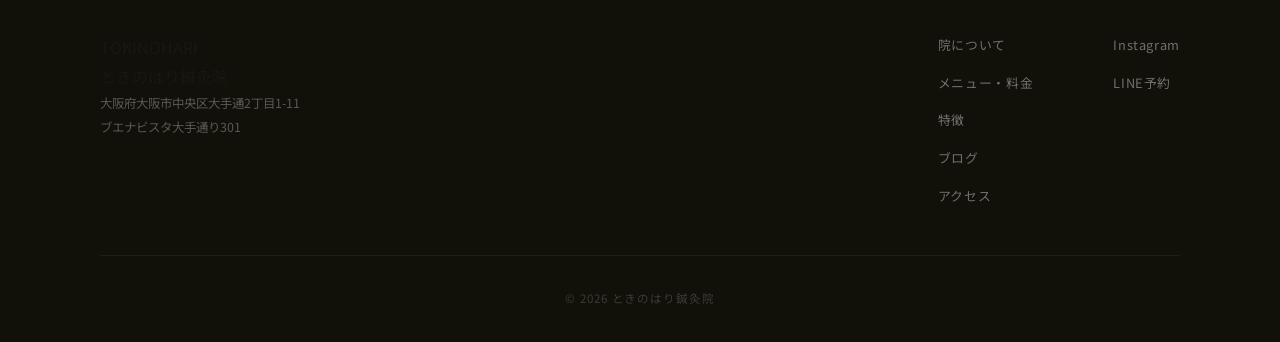
<file: blog/template.html>
<!DOCTYPE html>
<html lang="ja">
<head>
  <meta charset="UTF-8">
  <meta name="viewport" content="width=device-width, initial-scale=1.0">

  <!-- ========================================
    ✏️ 記事ごとに書き換える箇所（ここから）
  ======================================== -->
  <title>【記事タイトル】｜ときのはり鍼灸院</title>
  <meta name="description" content="【記事の要約。120字程度。検索結果に表示される文章。】">
  <link rel="canonical" href="https://tokinohari.com/blog/【ファイル名.html】">

  <!-- OGP -->
  <meta property="og:title" content="【記事タイトル】｜ときのはり鍼灸院">
  <meta property="og:description" content="【記事の要約。】">
  <meta property="og:url" content="https://tokinohari.com/blog/【ファイル名.html】">
  <meta property="og:image" content="https://tokinohari.com/images/【アイキャッチ画像.jpg】">
  <!-- ========================================
    ✏️ 記事ごとに書き換える箇所（ここまで）
  ======================================== -->

  <meta property="og:type" content="article">
  <meta property="og:locale" content="ja_JP">

  <!-- 構造化データ（Article） -->
  <script type="application/ld+json">
  {
    "@context": "https://schema.org",
    "@type": "BlogPosting",
    "headline": "【記事タイトル】",
    "datePublished": "【YYYY-MM-DD】",
    "dateModified": "【YYYY-MM-DD】",
    "author": {
      "@type": "Person",
      "name": "咲"
    },
    "publisher": {
      "@type": "Organization",
      "name": "ときのはり鍼灸院",
      "url": "https://tokinohari.com"
    },
    "description": "【記事の要約。】"
  }
  </script>

  <link rel="icon" type="image/svg+xml" href="../favicon.svg">
  <link rel="preconnect" href="https://fonts.googleapis.com">
  <link rel="preconnect" href="https://fonts.gstatic.com" crossorigin>
  <link href="https://fonts.googleapis.com/css2?family=Noto+Sans+JP:wght@300;400;500;700&family=Montserrat:wght@300;400;500;600&family=Noto+Serif+JP:wght@300;400&display=swap" rel="stylesheet">
  <link rel="stylesheet" href="../css/style.css">
</head>
<body>

  <!-- ヘッダー -->
  <header id="header">
    <div class="header-inner">
      <a href="../index.html" class="logo">
        <span class="logo-en">TOKINOHARI</span>
        <span class="logo-ja">ときのはり鍼灸院</span>
      </a>
      <nav class="nav-pc">
        <ul>
          <li><a href="../index.html#about">院について</a></li>
          <li><a href="../index.html#menu">メニュー・料金</a></li>
          <li><a href="../index.html#features">特徴</a></li>
          <li><a href="index.html">ブログ</a></li>
          <li><a href="../index.html#access">アクセス</a></li>
        </ul>
      </nav>
      <a href="https://airrsv.net/tokinohari/calendar" target="_blank" rel="noopener" class="btn-reserve-header">予約する</a>
      <button class="hamburger" id="hamburger" aria-label="メニュー">
        <span></span><span></span><span></span>
      </button>
    </div>
    <nav class="nav-sp" id="navSp">
      <ul>
        <li><a href="../index.html#about" class="sp-link">院について</a></li>
        <li><a href="../index.html#menu" class="sp-link">メニュー・料金</a></li>
        <li><a href="../index.html#features" class="sp-link">特徴</a></li>
        <li><a href="index.html" class="sp-link">ブログ</a></li>
        <li><a href="../index.html#access" class="sp-link">アクセス</a></li>
        <li><a href="https://airrsv.net/tokinohari/calendar" target="_blank" rel="noopener" class="sp-link sp-reserve">ネット予約</a></li>
      </ul>
    </nav>
  </header>

  <main>
    <div class="container">

      <!-- パンくずリスト -->
      <nav class="breadcrumb">
        <a href="../index.html">TOP</a>
        <span>›</span>
        <a href="index.html">ブログ</a>
        <span>›</span>
        【記事タイトル（短縮版）】
      </nav>

      <!-- 記事ヘッダー -->
      <div class="article-header">
        <span class="article-tag">【カテゴリ例：肩こり・首こり】</span>
        <h1 class="article-title">【記事タイトル】</h1>
        <p class="article-meta">【YYYY年M月D日】｜ときのはり鍼灸院</p>
      </div>

      <!-- 記事本文 -->
      <article class="article-body">

        <!-- ✏️ ここから本文を書く -->

        <p>【書き出し文章。読者の悩みに共感する一文から始めると効果的です。】</p>

        <h2>【見出し1】</h2>
        <p>【本文】</p>

        <h2>【見出し2】</h2>
        <p>【本文】</p>

        <h2>【見出し3】</h2>
        <p>【本文】</p>

        <!-- ✏️ ここまで本文 -->

        <!-- 記事内CTA -->
        <div class="article-cta">
          <h3>まずはお気軽にご相談ください</h3>
          <p>完全個室・完全予約制。国家資格保持の女性施術者が毎回担当します。</p>
          <div class="article-cta-btns">
            <a href="https://airrsv.net/tokinohari/calendar" target="_blank" rel="noopener" class="btn-reserve btn-air">
              ネット予約（24時間受付）
            </a>
            <a href="https://lin.ee/5tpBmgf" target="_blank" rel="noopener" class="btn-reserve btn-line">
              <span class="btn-line-icon">LINE</span>で相談・予約
            </a>
          </div>
        </div>

        <!-- 関連記事 -->
        <div class="related-section">
          <h2>関連記事</h2>
          <div class="blog-grid">
            <!-- ✏️ 関連記事があれば blog-card を追加 -->
          </div>
        </div>

      </article>
    </div>
  </main>

  <!-- フッター -->
  <footer class="footer">
    <div class="container">
      <div class="footer-inner">
        <div class="footer-brand">
          <p class="footer-logo-en">TOKINOHARI</p>
          <p class="footer-logo-ja">ときのはり鍼灸院</p>
          <p class="footer-address">大阪府大阪市中央区大手通2丁目1-11<br>ブエナビスタ大手通り301</p>
        </div>
        <nav class="footer-nav">
          <a href="../index.html#about">院について</a>
          <a href="../index.html#menu">メニュー・料金</a>
          <a href="../index.html#features">特徴</a>
          <a href="index.html">ブログ</a>
          <a href="../index.html#access">アクセス</a>
        </nav>
        <div class="footer-sns">
          <a href="https://www.instagram.com/sakiko.tokinohari/" target="_blank" rel="noopener">Instagram</a>
          <a href="https://lin.ee/5tpBmgf" target="_blank" rel="noopener">LINE予約</a>
        </div>
      </div>
      <p class="footer-copy">© 2026 ときのはり鍼灸院</p>
    </div>
  </footer>

  <!-- 固定ボタン（スマホ） -->
  <div class="float-btns">
    <a href="https://airrsv.net/tokinohari/calendar" target="_blank" rel="noopener" class="float-btn float-btn-air">
      ネット予約
    </a>
    <a href="https://lin.ee/5tpBmgf" target="_blank" rel="noopener" class="float-btn float-btn-line">
      <span class="btn-line-icon">LINE</span>予約
    </a>
  </div>

  <script src="../js/main.js"></script>
</body>
</html>
</file>
<file: css/style.css>
/* =============================================
   TOKINOHARI — Luxury Redesign
   Designer-grade stylesheet
   ============================================= */

/* ── Reset ── */
*, *::before, *::after { box-sizing: border-box; margin: 0; padding: 0; }

/* ── Design Tokens ── */
:root {
  --ink:        #1A1714;
  --ink-soft:   #3D3530;
  --warm-white: #FAF7F2;
  --cream:      #F0E8DC;
  --cream-dark: #E4D8C8;
  --gold:       #C4A35A;
  --gold-light: #DEC98A;
  --gold-pale:  #F5EDD8;
  --sage:       #7A8C7A;
  --taupe:      #8C7B6B;
  --border:     #E2D9CE;

  --font-display: 'Cormorant Garamond', 'Noto Serif JP', serif;
  --font-serif:   'Noto Serif JP', serif;
  --font-sans:    'Noto Sans JP', sans-serif;
  --font-en:      'Montserrat', sans-serif;

  --ease-out: cubic-bezier(0.16, 1, 0.3, 1);
  --ease-in-out: cubic-bezier(0.65, 0, 0.35, 1);
  --dur: 0.7s;
}

html { scroll-behavior: smooth; font-size: 16px; }

body {
  font-family: var(--font-sans);
  color: var(--ink);
  background: var(--warm-white);
  line-height: 1.85;
  -webkit-font-smoothing: antialiased;
  overflow-x: hidden;
}

img { max-width: 100%; height: auto; display: block; }
a { text-decoration: none; color: inherit; }
ul, ol { list-style: none; }

.container {
  max-width: 1160px;
  margin: 0 auto;
  padding: 0 40px;
}

/* ── Section Base ── */
section { padding: 120px 0; }

.label {
  font-family: var(--font-en);
  font-size: 10px;
  font-weight: 500;
  letter-spacing: 0.4em;
  color: var(--gold);
  text-transform: uppercase;
  display: block;
  margin-bottom: 20px;
}

.section-heading {
  font-family: var(--font-display);
  font-size: clamp(1.8rem, 3.5vw, 2.8rem);
  font-weight: 400;
  line-height: 1.4;
  letter-spacing: 0.02em;
  color: var(--ink);
}

.divider {
  width: 40px;
  height: 1px;
  background: var(--gold);
  margin: 28px 0;
}

/* ── Scroll Animation ── */
.reveal {
  opacity: 0;
  transform: translateY(32px);
  transition: opacity var(--dur) var(--ease-out),
              transform var(--dur) var(--ease-out);
}
.reveal.visible {
  opacity: 1;
  transform: translateY(0);
}
.reveal-delay-1 { transition-delay: 0.1s; }
.reveal-delay-2 { transition-delay: 0.2s; }
.reveal-delay-3 { transition-delay: 0.3s; }
.reveal-delay-4 { transition-delay: 0.4s; }
.reveal-delay-5 { transition-delay: 0.5s; }

/* ── Header ── */
#header {
  position: fixed;
  top: 0; left: 0; right: 0;
  z-index: 200;
  transition: background 0.5s var(--ease-out),
              border-color 0.5s var(--ease-out),
              padding 0.4s var(--ease-out);
  border-bottom: 1px solid transparent;
}

#header.scrolled {
  background: rgba(250, 247, 242, 0.96);
  backdrop-filter: blur(12px);
  -webkit-backdrop-filter: blur(12px);
  border-color: var(--border);
}

.header-inner {
  max-width: 1160px;
  margin: 0 auto;
  padding: 0 40px;
  height: 72px;
  display: flex;
  align-items: center;
  gap: 48px;
}

.logo {
  display: flex;
  flex-direction: column;
  line-height: 1;
  flex-shrink: 0;
  gap: 4px;
}

.logo-en {
  font-family: var(--font-en);
  font-size: 13px;
  font-weight: 600;
  letter-spacing: 0.25em;
  color: var(--gold);
}

.logo-ja {
  font-size: 9px;
  color: var(--taupe);
  letter-spacing: 0.15em;
}

.nav-pc { margin-left: auto; }

.nav-pc ul {
  display: flex;
  gap: 40px;
}

.nav-pc a {
  font-size: 0.82rem;
  color: var(--ink-soft);
  letter-spacing: 0.08em;
  position: relative;
  padding-bottom: 2px;
}

.nav-pc a::after {
  content: '';
  position: absolute;
  bottom: -2px; left: 0;
  width: 0; height: 1px;
  background: var(--gold);
  transition: width 0.4s var(--ease-out);
}

.nav-pc a:hover::after { width: 100%; }
.nav-pc a:hover { color: var(--ink); }

.header-reserve {
  display: inline-flex;
  align-items: center;
  gap: 8px;
  font-family: var(--font-en);
  font-size: 0.72rem;
  font-weight: 500;
  letter-spacing: 0.15em;
  color: var(--gold);
  border: 1px solid var(--gold);
  padding: 9px 22px;
  border-radius: 50px;
  transition: background 0.3s, color 0.3s;
  margin-left: 24px;
  white-space: nowrap;
}

.header-reserve:hover {
  background: var(--gold);
  color: white;
}

.hamburger {
  display: none;
  flex-direction: column;
  gap: 6px;
  background: none;
  border: none;
  cursor: pointer;
  padding: 4px;
  margin-left: auto;
}

.hamburger span {
  display: block;
  width: 26px; height: 1px;
  background: var(--ink);
  transition: 0.4s var(--ease-out);
}

.hamburger.open span:nth-child(1) { transform: translateY(7px) rotate(45deg); }
.hamburger.open span:nth-child(2) { opacity: 0; }
.hamburger.open span:nth-child(3) { transform: translateY(-7px) rotate(-45deg); }

.nav-sp {
  position: fixed;
  inset: 0;
  background: var(--warm-white);
  z-index: 190;
  display: flex;
  flex-direction: column;
  align-items: center;
  justify-content: center;
  gap: 8px;
  opacity: 0;
  pointer-events: none;
  transition: opacity 0.4s var(--ease-out);
}

.nav-sp.open {
  opacity: 1;
  pointer-events: all;
}

.nav-sp a {
  font-family: var(--font-display);
  font-size: clamp(1.4rem, 5vw, 2rem);
  font-weight: 400;
  letter-spacing: 0.05em;
  color: var(--ink);
  padding: 12px 40px;
  transition: color 0.3s;
}

.nav-sp a:hover { color: var(--gold); }

.nav-sp .sp-reserve {
  margin-top: 24px;
  font-family: var(--font-en);
  font-size: 0.85rem;
  letter-spacing: 0.15em;
  color: var(--gold);
  border: 1px solid var(--gold);
  padding: 12px 32px;
  border-radius: 50px;
}

/* ── Hero ── */
.hero {
  position: relative;
  min-height: 100vh;
  display: flex;
  align-items: center;
  justify-content: center;
  padding: 0;
  overflow: hidden;
}

.hero-bg {
  position: absolute;
  inset: 0;
  z-index: 0;
}

.hero-image {
  width: 100%;
  height: 100%;
  object-fit: cover;
  object-position: center;
  transform: scale(1.05);
  transition: transform 10s var(--ease-out);
}

.hero-image.loaded { transform: scale(1); }

.hero-overlay {
  position: absolute;
  inset: 0;
  background: linear-gradient(
    160deg,
    rgba(26, 23, 20, 0.62) 0%,
    rgba(26, 23, 20, 0.45) 50%,
    rgba(26, 23, 20, 0.55) 100%
  );
}

.hero-content {
  position: relative;
  z-index: 2;
  text-align: center;
  padding: 120px 24px 80px;
  max-width: 760px;
  width: 100%;
}

.hero-eyebrow {
  font-family: var(--font-en);
  font-size: 11px;
  font-weight: 400;
  letter-spacing: 0.35em;
  color: rgba(255, 255, 255, 0.75);
  margin-bottom: 32px;
  display: block;
}

.hero-title {
  font-family: var(--font-display);
  font-size: clamp(2.6rem, 6vw, 5rem);
  font-weight: 300;
  line-height: 1.3;
  letter-spacing: 0.04em;
  color: #fff;
  margin-bottom: 28px;
}

.hero-title em {
  font-style: normal;
  color: var(--gold-light);
  display: block;
}

.hero-body {
  font-size: 0.95rem;
  color: rgba(255, 255, 255, 0.82);
  line-height: 2.1;
  margin-bottom: 48px;
}

.hero-actions {
  display: flex;
  gap: 16px;
  justify-content: center;
  flex-wrap: wrap;
}

.btn-primary {
  display: inline-flex;
  align-items: center;
  gap: 12px;
  background: var(--gold);
  color: var(--ink);
  font-family: var(--font-ja);
  font-size: 0.88rem;
  font-weight: 500;
  letter-spacing: 0.08em;
  padding: 16px 36px;
  border-radius: 50px;
  transition: background 0.3s, transform 0.3s var(--ease-out), box-shadow 0.3s;
}

.btn-primary:hover {
  background: var(--gold-light);
  transform: translateY(-3px);
  box-shadow: 0 8px 24px rgba(196, 163, 90, 0.4);
}

.btn-primary .arrow {
  width: 16px; height: 1px;
  background: currentColor;
  position: relative;
  transition: width 0.3s;
}

.btn-primary .arrow::after {
  content: '';
  position: absolute;
  right: 0; top: -3px;
  width: 7px; height: 7px;
  border-right: 1px solid currentColor;
  border-top: 1px solid currentColor;
  transform: rotate(45deg);
}

.btn-primary:hover .arrow { width: 24px; }

.btn-secondary {
  display: inline-flex;
  align-items: center;
  gap: 10px;
  color: #fff;
  font-size: 0.88rem;
  font-weight: 400;
  letter-spacing: 0.05em;
  padding: 15px 32px;
  border: 1px solid rgba(255,255,255,0.5);
  border-radius: 50px;
  transition: border-color 0.3s, background 0.3s;
}

.btn-secondary:hover {
  border-color: rgba(255,255,255,0.9);
  background: rgba(255,255,255,0.1);
}

.hero-note {
  margin-top: 32px;
  font-family: var(--font-en);
  font-size: 10px;
  letter-spacing: 0.35em;
  color: rgba(255, 255, 255, 0.45);
}

.hero-scroll-indicator {
  position: absolute;
  bottom: 40px;
  left: 50%;
  transform: translateX(-50%);
  display: flex;
  flex-direction: column;
  align-items: center;
  gap: 12px;
  z-index: 10;
}

.scroll-text {
  font-family: var(--font-en);
  font-size: 9px;
  letter-spacing: 0.3em;
  color: rgba(255,255,255,0.5);
}

.scroll-track {
  width: 1px;
  height: 48px;
  background: rgba(255,255,255,0.2);
  position: relative;
  overflow: hidden;
}

.scroll-thumb {
  position: absolute;
  top: 0; left: 0;
  width: 100%; height: 50%;
  background: var(--gold);
  animation: scrollAnim 2s ease-in-out infinite;
}

@keyframes scrollAnim {
  0%   { top: -50%; }
  100% { top: 150%; }
}

/* ── Ticker ── */
.ticker {
  background: var(--ink);
  padding: 14px 0;
  overflow: hidden;
  white-space: nowrap;
}

.ticker-inner {
  display: inline-flex;
  animation: ticker 28s linear infinite;
}

.ticker-item {
  font-family: var(--font-en);
  font-size: 11px;
  font-weight: 500;
  letter-spacing: 0.35em;
  color: var(--gold);
  padding: 0 48px;
}

.ticker-sep {
  color: rgba(196, 163, 90, 0.3);
  padding: 0;
}

@keyframes ticker {
  0%   { transform: translateX(0); }
  100% { transform: translateX(-50%); }
}

/* ── Philosophy ── */
.philosophy {
  background: var(--ink);
  color: var(--warm-white);
  text-align: center;
  padding: 140px 0;
}

.philosophy .label { color: var(--gold); }

.philosophy-quote {
  font-family: var(--font-display);
  font-size: clamp(1.6rem, 3.5vw, 3rem);
  font-weight: 300;
  line-height: 1.6;
  letter-spacing: 0.04em;
  color: var(--warm-white);
  max-width: 720px;
  margin: 0 auto 32px;
}

.philosophy-quote em {
  font-style: normal;
  color: var(--gold-light);
}

.philosophy-body {
  font-size: 0.88rem;
  color: rgba(250, 247, 242, 0.55);
  max-width: 480px;
  margin: 0 auto;
  line-height: 2;
}

/* ── Concerns ── */
.concerns {
  background: var(--warm-white);
}

.concerns-header {
  display: grid;
  grid-template-columns: 1fr 1fr;
  gap: 80px;
  align-items: end;
  margin-bottom: 80px;
}

.concerns-list {
  display: grid;
  grid-template-columns: repeat(2, 1fr);
  gap: 0;
  border-top: 1px solid var(--border);
}

.concern-item {
  padding: 32px 0;
  border-bottom: 1px solid var(--border);
  display: flex;
  align-items: center;
  gap: 24px;
  cursor: default;
  transition: background 0.3s;
}

.concern-item:nth-child(odd) {
  padding-right: 40px;
  border-right: 1px solid var(--border);
}

.concern-item:nth-child(even) {
  padding-left: 40px;
}

.concern-num {
  font-family: var(--font-en);
  font-size: 11px;
  letter-spacing: 0.2em;
  color: var(--gold);
  flex-shrink: 0;
}

.concern-text {
  font-family: var(--font-serif);
  font-size: 0.95rem;
  color: var(--ink-soft);
  line-height: 1.7;
}

/* ── About ── */
.about {
  background: var(--cream);
  padding: 120px 0;
}

.about-inner {
  display: grid;
  grid-template-columns: 1fr 1fr;
  gap: 0;
  align-items: center;
}

.about-image-wrap {
  position: relative;
  overflow: hidden;
}

.about-img {
  width: 100%;
  aspect-ratio: 3/4;
  object-fit: cover;
  display: block;
  transition: transform 0.8s var(--ease-out);
}

.about-image-wrap:hover .about-img { transform: scale(1.03); }

.about-image-accent {
  position: absolute;
  bottom: -24px;
  right: -24px;
  width: 160px;
  height: 160px;
  border: 1px solid var(--gold);
  z-index: -1;
}

.about-content {
  padding: 0 80px;
}

.about-content h3 {
  font-family: var(--font-display);
  font-size: clamp(1.4rem, 2.5vw, 2rem);
  font-weight: 400;
  line-height: 1.5;
  color: var(--ink);
  margin-bottom: 32px;
}

.about-content p {
  font-size: 0.9rem;
  color: var(--taupe);
  line-height: 2;
  margin-bottom: 20px;
}

.about-stats {
  display: flex;
  gap: 40px;
  margin-top: 48px;
  padding-top: 40px;
  border-top: 1px solid var(--border);
}

.stat {
  display: flex;
  flex-direction: column;
  gap: 4px;
}

.stat-num {
  font-family: var(--font-display);
  font-size: 2.6rem;
  font-weight: 400;
  color: var(--ink);
  line-height: 1;
  letter-spacing: -0.02em;
}

.stat-num span {
  font-size: 1.2rem;
  color: var(--gold);
}

.stat-label {
  font-size: 0.78rem;
  color: var(--taupe);
  letter-spacing: 0.08em;
}

/* ── Menu ── */
.menu-section {
  background: var(--warm-white);
}

.menu-header {
  display: flex;
  align-items: flex-end;
  justify-content: space-between;
  margin-bottom: 72px;
}

.menu-header-right {
  font-size: 0.82rem;
  color: var(--taupe);
  text-align: right;
  line-height: 1.8;
}

/* Featured menu */
.menu-featured {
  display: grid;
  grid-template-columns: 1fr 1fr;
  background: var(--ink);
  margin-bottom: 2px;
  overflow: hidden;
}

.menu-featured-image {
  position: relative;
  overflow: hidden;
}

.menu-featured-image img {
  width: 100%;
  height: 100%;
  min-height: 360px;
  object-fit: cover;
  opacity: 0.6;
  transition: opacity 0.6s, transform 0.8s var(--ease-out);
}

.menu-featured:hover .menu-featured-image img {
  opacity: 0.75;
  transform: scale(1.04);
}

.menu-featured-content {
  padding: 64px 56px;
  display: flex;
  flex-direction: column;
  justify-content: center;
}

.menu-badge-premium {
  display: inline-block;
  font-family: var(--font-en);
  font-size: 9px;
  font-weight: 500;
  letter-spacing: 0.3em;
  color: var(--gold);
  border: 1px solid var(--gold);
  padding: 5px 14px;
  border-radius: 50px;
  margin-bottom: 28px;
}

.menu-featured-title {
  font-family: var(--font-display);
  font-size: clamp(1.5rem, 2.5vw, 2.2rem);
  font-weight: 400;
  color: var(--warm-white);
  line-height: 1.4;
  margin-bottom: 20px;
}

.menu-featured-desc {
  font-size: 0.86rem;
  color: rgba(250, 247, 242, 0.6);
  line-height: 2;
  margin-bottom: 40px;
}

.menu-featured-price {
  display: flex;
  align-items: baseline;
  gap: 16px;
}

.menu-price-main {
  font-family: var(--font-display);
  font-size: 2.4rem;
  font-weight: 400;
  color: var(--gold-light);
  letter-spacing: -0.02em;
}

.menu-price-sub {
  font-size: 0.82rem;
  color: rgba(250, 247, 242, 0.4);
}

.menu-time-badge {
  display: inline-block;
  font-family: var(--font-en);
  font-size: 10px;
  letter-spacing: 0.2em;
  color: var(--gold);
  border-top: 1px solid rgba(196,163,90,0.4);
  padding-top: 16px;
  margin-top: 16px;
}

/* Menu grid */
.menu-grid {
  display: grid;
  grid-template-columns: repeat(3, 1fr);
  gap: 2px;
  background: var(--border);
}

.menu-card {
  background: var(--warm-white);
  padding: 40px 32px;
  position: relative;
  transition: background 0.4s;
  cursor: default;
}

.menu-card:hover { background: var(--gold-pale); }

.menu-card-label {
  font-family: var(--font-en);
  font-size: 9px;
  letter-spacing: 0.3em;
  color: var(--gold);
  margin-bottom: 20px;
}

.menu-card h3 {
  font-family: var(--font-serif);
  font-size: 1rem;
  font-weight: 400;
  color: var(--ink);
  line-height: 1.6;
  margin-bottom: 16px;
}

.menu-card-desc {
  font-size: 0.82rem;
  color: var(--taupe);
  line-height: 1.9;
  margin-bottom: 28px;
}

.menu-card-footer {
  display: flex;
  align-items: baseline;
  justify-content: space-between;
  border-top: 1px solid var(--border);
  padding-top: 20px;
  margin-top: auto;
}

.menu-card-price {
  font-family: var(--font-display);
  font-size: 1.6rem;
  font-weight: 400;
  color: var(--ink);
  letter-spacing: -0.02em;
}

.menu-card-price small {
  font-size: 0.78rem;
  color: var(--taupe);
  font-family: var(--font-sans);
  font-weight: 400;
  margin-left: 4px;
}

.menu-card-time {
  font-family: var(--font-en);
  font-size: 10px;
  letter-spacing: 0.15em;
  color: var(--taupe);
}

.menu-footnote {
  margin-top: 32px;
  font-size: 0.8rem;
  color: var(--taupe);
  line-height: 1.9;
  padding-left: 16px;
  border-left: 2px solid var(--border);
}

.menu-cta {
  text-align: center;
  margin-top: 64px;
}

/* ── Features ── */
.features {
  background: var(--cream);
}

.features-inner {
  display: grid;
  grid-template-columns: 1fr 2fr;
  gap: 120px;
  align-items: start;
}

.features-left {
  position: sticky;
  top: 120px;
}

.features-list {
  display: flex;
  flex-direction: column;
  gap: 0;
}

.feature-item {
  padding: 40px 0;
  border-bottom: 1px solid var(--border);
  display: grid;
  grid-template-columns: 48px 1fr;
  gap: 32px;
  align-items: start;
}

.feature-item:first-child { border-top: 1px solid var(--border); }

.feature-num {
  font-family: var(--font-en);
  font-size: 11px;
  letter-spacing: 0.2em;
  color: var(--gold);
  padding-top: 4px;
}

.feature-content h3 {
  font-family: var(--font-serif);
  font-size: 1rem;
  font-weight: 500;
  color: var(--ink);
  margin-bottom: 12px;
  line-height: 1.5;
}

.feature-content p {
  font-size: 0.86rem;
  color: var(--taupe);
  line-height: 1.9;
}

/* ── Profile ── */
.profile {
  background: var(--warm-white);
}

.profile-inner {
  display: grid;
  grid-template-columns: 400px 1fr;
  gap: 96px;
  align-items: start;
}

.profile-image-wrap {
  position: relative;
}

.profile-img {
  width: 100%;
  aspect-ratio: 3/4;
  object-fit: cover;
  object-position: center top;
}

.profile-image-caption {
  position: absolute;
  bottom: -16px;
  right: -16px;
  background: var(--gold);
  color: white;
  font-family: var(--font-en);
  font-size: 9px;
  letter-spacing: 0.3em;
  padding: 10px 16px;
}

.profile-content { padding-top: 16px; }

.profile-name-block {
  margin-bottom: 40px;
}

.profile-name {
  font-family: var(--font-display);
  font-size: 2.4rem;
  font-weight: 400;
  color: var(--ink);
  margin-bottom: 8px;
}

.profile-title {
  font-size: 0.8rem;
  color: var(--gold);
  letter-spacing: 0.08em;
}

.profile-content p {
  font-size: 0.9rem;
  color: var(--taupe);
  line-height: 2.1;
  margin-bottom: 20px;
}

.profile-sns {
  margin-top: 40px;
}

.sns-link {
  display: inline-flex;
  align-items: center;
  gap: 10px;
  color: var(--ink);
  font-size: 0.82rem;
  letter-spacing: 0.08em;
  border-bottom: 1px solid var(--border);
  padding-bottom: 8px;
  transition: color 0.3s, border-color 0.3s;
}

.sns-link:hover { color: var(--gold); border-color: var(--gold); }

/* ── Blog ── */
.blog-section {
  background: var(--cream);
}

.blog-header {
  display: flex;
  align-items: flex-end;
  justify-content: space-between;
  margin-bottom: 64px;
}

.blog-all-link {
  font-family: var(--font-en);
  font-size: 0.75rem;
  letter-spacing: 0.2em;
  color: var(--gold);
  border-bottom: 1px solid var(--gold);
  padding-bottom: 2px;
  transition: opacity 0.3s;
}

.blog-all-link:hover { opacity: 0.7; }

.blog-grid {
  display: grid;
  grid-template-columns: repeat(3, 1fr);
  gap: 2px;
  background: var(--border);
}

.blog-card {
  background: var(--warm-white);
  overflow: hidden;
  display: flex;
  flex-direction: column;
  transition: background 0.3s;
}

.blog-card:hover { background: var(--gold-pale); }

.blog-card a {
  display: flex;
  flex-direction: column;
  height: 100%;
}

.blog-img-wrap {
  overflow: hidden;
  aspect-ratio: 4/3;
}

.blog-img {
  width: 100%;
  height: 100%;
  object-fit: cover;
  transition: transform 0.8s var(--ease-out);
}

.blog-card:hover .blog-img { transform: scale(1.06); }

.blog-card-body {
  padding: 28px 32px 32px;
  display: flex;
  flex-direction: column;
  flex: 1;
}

.blog-tag {
  display: inline-block;
  font-family: var(--font-en);
  font-size: 9px;
  letter-spacing: 0.25em;
  color: var(--gold);
  margin-bottom: 14px;
}

.blog-card-body h3,
.blog-card-body h2 {
  font-family: var(--font-serif);
  font-size: 0.93rem;
  font-weight: 400;
  line-height: 1.7;
  color: var(--ink);
  flex: 1;
  margin-bottom: 20px;
}

.blog-date {
  font-family: var(--font-en);
  font-size: 0.75rem;
  letter-spacing: 0.1em;
  color: var(--taupe);
  margin-top: auto;
}

/* ── Access ── */
.access {
  background: var(--warm-white);
}

.access-inner {
  display: grid;
  grid-template-columns: 1fr 1fr;
  gap: 80px;
  align-items: start;
}

.access-content { padding-top: 16px; }

.access-dl {
  margin-bottom: 48px;
}

.access-dl dt {
  font-family: var(--font-en);
  font-size: 9px;
  letter-spacing: 0.3em;
  color: var(--gold);
  margin-top: 28px;
  margin-bottom: 6px;
}

.access-dl dt:first-child { margin-top: 0; }

.access-dl dd {
  font-size: 0.9rem;
  color: var(--ink-soft);
  line-height: 1.9;
}

.access-map-wrap {
  position: relative;
}

.access-map-wrap::before {
  content: 'MAP';
  position: absolute;
  top: -14px;
  left: 0;
  font-family: var(--font-en);
  font-size: 9px;
  letter-spacing: 0.3em;
  color: var(--gold);
  z-index: 2;
}

.access-map-wrap iframe {
  width: 100%;
  height: 440px;
  border: none;
  display: block;
  filter: grayscale(20%);
}

/* ── CTA ── */
.cta {
  background: var(--ink);
  text-align: center;
  padding: 140px 0;
}

.cta .label { color: var(--gold); }

.cta h2 {
  font-family: var(--font-display);
  font-size: clamp(1.8rem, 3.5vw, 3rem);
  font-weight: 300;
  color: var(--warm-white);
  margin-bottom: 20px;
  line-height: 1.4;
}

.cta-body {
  font-size: 0.88rem;
  color: rgba(250, 247, 242, 0.5);
  margin-bottom: 56px;
  line-height: 2;
}

.cta-actions {
  display: flex;
  gap: 16px;
  justify-content: center;
  flex-wrap: wrap;
}

.btn-cta-primary {
  display: inline-flex;
  align-items: center;
  gap: 10px;
  background: var(--gold);
  color: var(--ink);
  font-family: var(--font-en);
  font-size: 0.72rem;
  font-weight: 600;
  letter-spacing: 0.15em;
  padding: 18px 40px;
  border-radius: 50px;
  transition: background 0.3s, transform 0.3s var(--ease-out);
}

.btn-cta-primary:hover {
  background: var(--gold-light);
  transform: translateY(-2px);
}

.btn-cta-secondary {
  display: inline-flex;
  align-items: center;
  gap: 10px;
  color: rgba(250, 247, 242, 0.7);
  font-family: var(--font-en);
  font-size: 0.72rem;
  font-weight: 500;
  letter-spacing: 0.15em;
  padding: 18px 40px;
  border: 1px solid rgba(250, 247, 242, 0.2);
  border-radius: 50px;
  transition: border-color 0.3s, color 0.3s;
}

.btn-cta-secondary:hover {
  border-color: rgba(250, 247, 242, 0.5);
  color: var(--warm-white);
}

.btn-line-icon {
  background: #06C755;
  color: white;
  font-size: 0.65rem;
  font-weight: 700;
  padding: 2px 6px;
  border-radius: 3px;
  letter-spacing: 0;
  font-family: var(--font-en);
}

.cta-footnote {
  margin-top: 40px;
  font-family: var(--font-en);
  font-size: 9px;
  letter-spacing: 0.3em;
  color: rgba(250, 247, 242, 0.25);
}

/* ── Footer ── */
.footer {
  background: #111009;
  padding: 72px 0 32px;
}

.footer-inner {
  display: grid;
  grid-template-columns: 1fr auto auto;
  gap: 80px;
  align-items: start;
  padding-bottom: 48px;
  border-bottom: 1px solid rgba(255,255,255,0.06);
  margin-bottom: 32px;
}

.footer-brand .logo-en {
  font-family: var(--font-en);
  font-size: 13px;
  font-weight: 600;
  letter-spacing: 0.25em;
  color: var(--gold);
  display: block;
  margin-bottom: 6px;
}

.footer-brand .logo-ja {
  font-size: 9px;
  color: rgba(255,255,255,0.3);
  letter-spacing: 0.15em;
  display: block;
  margin-bottom: 20px;
}

.footer-address {
  font-size: 0.78rem;
  color: rgba(255,255,255,0.3);
  line-height: 1.9;
}

.footer-nav {
  display: flex;
  flex-direction: column;
  gap: 14px;
}

.footer-nav a {
  font-size: 0.8rem;
  color: rgba(255,255,255,0.4);
  letter-spacing: 0.05em;
  transition: color 0.3s;
}

.footer-nav a:hover { color: var(--gold); }

.footer-sns {
  display: flex;
  flex-direction: column;
  gap: 14px;
}

.footer-sns a {
  font-size: 0.8rem;
  color: rgba(255,255,255,0.4);
  letter-spacing: 0.05em;
  transition: color 0.3s;
}

.footer-sns a:hover { color: var(--gold); }

.footer-copy {
  font-size: 0.72rem;
  color: rgba(255,255,255,0.18);
  letter-spacing: 0.08em;
  text-align: center;
}

/* ── Float Buttons (mobile) ── */
.float-btns {
  display: none;
  position: fixed;
  bottom: 0;
  left: 0;
  right: 0;
  z-index: 150;
  flex-direction: row;
}

.float-btn {
  flex: 1;
  display: inline-flex;
  align-items: center;
  justify-content: center;
  gap: 8px;
  padding: 16px;
  font-size: 0.82rem;
  font-weight: 500;
  letter-spacing: 0.05em;
  transition: opacity 0.3s;
}

.float-btn:hover { opacity: 0.9; }

.float-btn-air {
  background: var(--ink);
  color: var(--warm-white);
}

.float-btn-line {
  background: var(--gold);
  color: var(--ink);
}

/* ── Buttons (shared) ── */
.btn-reserve,
.btn-reserve-header,
.btn-reserve-hero,
.btn-reserve-large,
.btn-air,
.btn-line {
  display: inline-flex;
  align-items: center;
  gap: 8px;
  font-family: var(--font-en);
  font-size: 0.72rem;
  font-weight: 500;
  letter-spacing: 0.15em;
  padding: 14px 32px;
  border-radius: 50px;
  transition: background 0.3s, transform 0.3s var(--ease-out);
  white-space: nowrap;
}

.btn-reserve,
.btn-reserve-header {
  background: var(--gold);
  color: var(--ink);
}

.btn-reserve:hover,
.btn-reserve-header:hover {
  background: var(--gold-light);
  transform: translateY(-2px);
}

.btn-air { background: #2a5c40; color: white; }
.btn-air:hover { background: #1f4530; transform: translateY(-2px); }
.btn-line { background: var(--ink); color: var(--warm-white); }
.btn-line:hover { background: var(--ink-soft); transform: translateY(-2px); }

/* ── Responsive ── */
@media (max-width: 1024px) {
  .container { padding: 0 32px; }
  .hero { grid-template-columns: 1fr; min-height: auto; }
  .hero-left { padding: 140px 32px 64px; }
  .hero-right { height: 60vw; position: relative; }
  .hero-image { position: absolute; inset: 0; }
  .hero-image-overlay { background: linear-gradient(to bottom, var(--warm-white) 0%, transparent 40%); }
  .hero-scroll-indicator { left: 32px; }
  .about-inner { grid-template-columns: 1fr; }
  .about-content { padding: 48px 0 0; }
  .about-image-accent { display: none; }
  .menu-featured { grid-template-columns: 1fr; }
  .menu-featured-image { height: 300px; }
  .menu-grid { grid-template-columns: 1fr 1fr; }
  .features-inner { grid-template-columns: 1fr; gap: 64px; }
  .features-left { position: static; }
  .profile-inner { grid-template-columns: 1fr; gap: 64px; }
  .profile-image-wrap { max-width: 360px; }
  .access-inner { grid-template-columns: 1fr; }
  .footer-inner { grid-template-columns: 1fr 1fr; gap: 48px; }
  .concerns-header { grid-template-columns: 1fr; gap: 32px; }
}

@media (max-width: 768px) {
  section { padding: 80px 0; }
  .container { padding: 0 20px; }
  .nav-pc, .header-reserve { display: none; }
  .hamburger { display: flex; }
  .hero-left { padding: 120px 20px 48px; }
  .hero-title { font-size: 2.4rem; }
  .hero-actions { align-items: stretch; }
  .btn-primary { justify-content: center; }
  .concerns-list { grid-template-columns: 1fr; }
  .concern-item:nth-child(odd) { border-right: none; padding-right: 0; }
  .concern-item:nth-child(even) { padding-left: 0; }
  .menu-grid { grid-template-columns: 1fr; }
  .blog-grid { grid-template-columns: 1fr; background: none; gap: 16px; }
  .blog-card { border: 1px solid var(--border); }
  .footer-inner { grid-template-columns: 1fr; gap: 32px; }
  .float-btns { display: flex; }
  .cta-actions { flex-direction: column; align-items: center; }
  .menu-header { flex-direction: column; align-items: flex-start; gap: 20px; }
  .blog-header { flex-direction: column; align-items: flex-start; gap: 20px; }
  .profile-image-wrap { max-width: 100%; }
  .about-stats { gap: 24px; flex-wrap: wrap; }
  .ticker-item { padding: 0 32px; }
  .philosophy { padding: 100px 0; }
  .cta { padding: 100px 0; }
  .header-inner { padding: 0 20px; }
}

@media (max-width: 480px) {
  .hero-title { font-size: 2rem; }
  .menu-featured-content { padding: 40px 28px; }
  .menu-card { padding: 28px 20px; }
  .blog-card-body { padding: 20px 24px 24px; }
  .footer-inner { grid-template-columns: 1fr; }
}

/* ── Blog Article Pages ── */
.breadcrumb {
  padding: 20px 0;
  font-size: 0.78rem;
  color: var(--taupe);
}
.breadcrumb a { color: var(--gold); }
.breadcrumb span { margin: 0 8px; opacity: 0.4; }

.article-header {
  padding: 56px 0 40px;
  border-bottom: 1px solid var(--border);
  margin-bottom: 56px;
}

.article-tag {
  display: inline-block;
  font-family: var(--font-en);
  font-size: 9px;
  letter-spacing: 0.3em;
  color: var(--gold);
  margin-bottom: 20px;
}

.article-title {
  font-family: var(--font-display);
  font-size: clamp(1.4rem, 3vw, 2rem);
  font-weight: 400;
  line-height: 1.5;
  margin-bottom: 16px;
}

.article-meta {
  font-size: 0.8rem;
  color: var(--taupe);
  letter-spacing: 0.05em;
}

.article-body {
  max-width: 720px;
  margin: 0 auto 80px;
  font-size: 0.95rem;
  line-height: 2.1;
}

.article-body h2 {
  font-family: var(--font-display);
  font-size: 1.3rem;
  font-weight: 400;
  color: var(--ink);
  margin: 56px 0 20px;
  padding-bottom: 12px;
  border-bottom: 1px solid var(--border);
}

.article-body p { margin-bottom: 20px; color: var(--ink-soft); }
.article-body strong { font-weight: 700; color: var(--ink); }

.article-cta {
  background: var(--cream);
  padding: 48px 40px;
  text-align: center;
  margin: 72px 0;
}

.article-cta h3 {
  font-family: var(--font-display);
  font-size: 1.4rem;
  font-weight: 400;
  margin-bottom: 10px;
}

.article-cta p {
  font-size: 0.86rem;
  color: var(--taupe);
  margin-bottom: 28px;
  line-height: 2;
}

.article-cta-btns {
  display: flex;
  flex-wrap: wrap;
  gap: 12px;
  justify-content: center;
}

.related-section {
  border-top: 1px solid var(--border);
  padding-top: 56px;
  margin-top: 56px;
}

.related-section h2 {
  font-family: var(--font-display);
  font-size: 1.2rem;
  font-weight: 400;
  margin-bottom: 32px;
}

@media (max-width: 768px) {
  .article-cta { padding: 32px 20px; }
  .article-cta-btns { flex-direction: column; align-items: center; }
}
</file>
